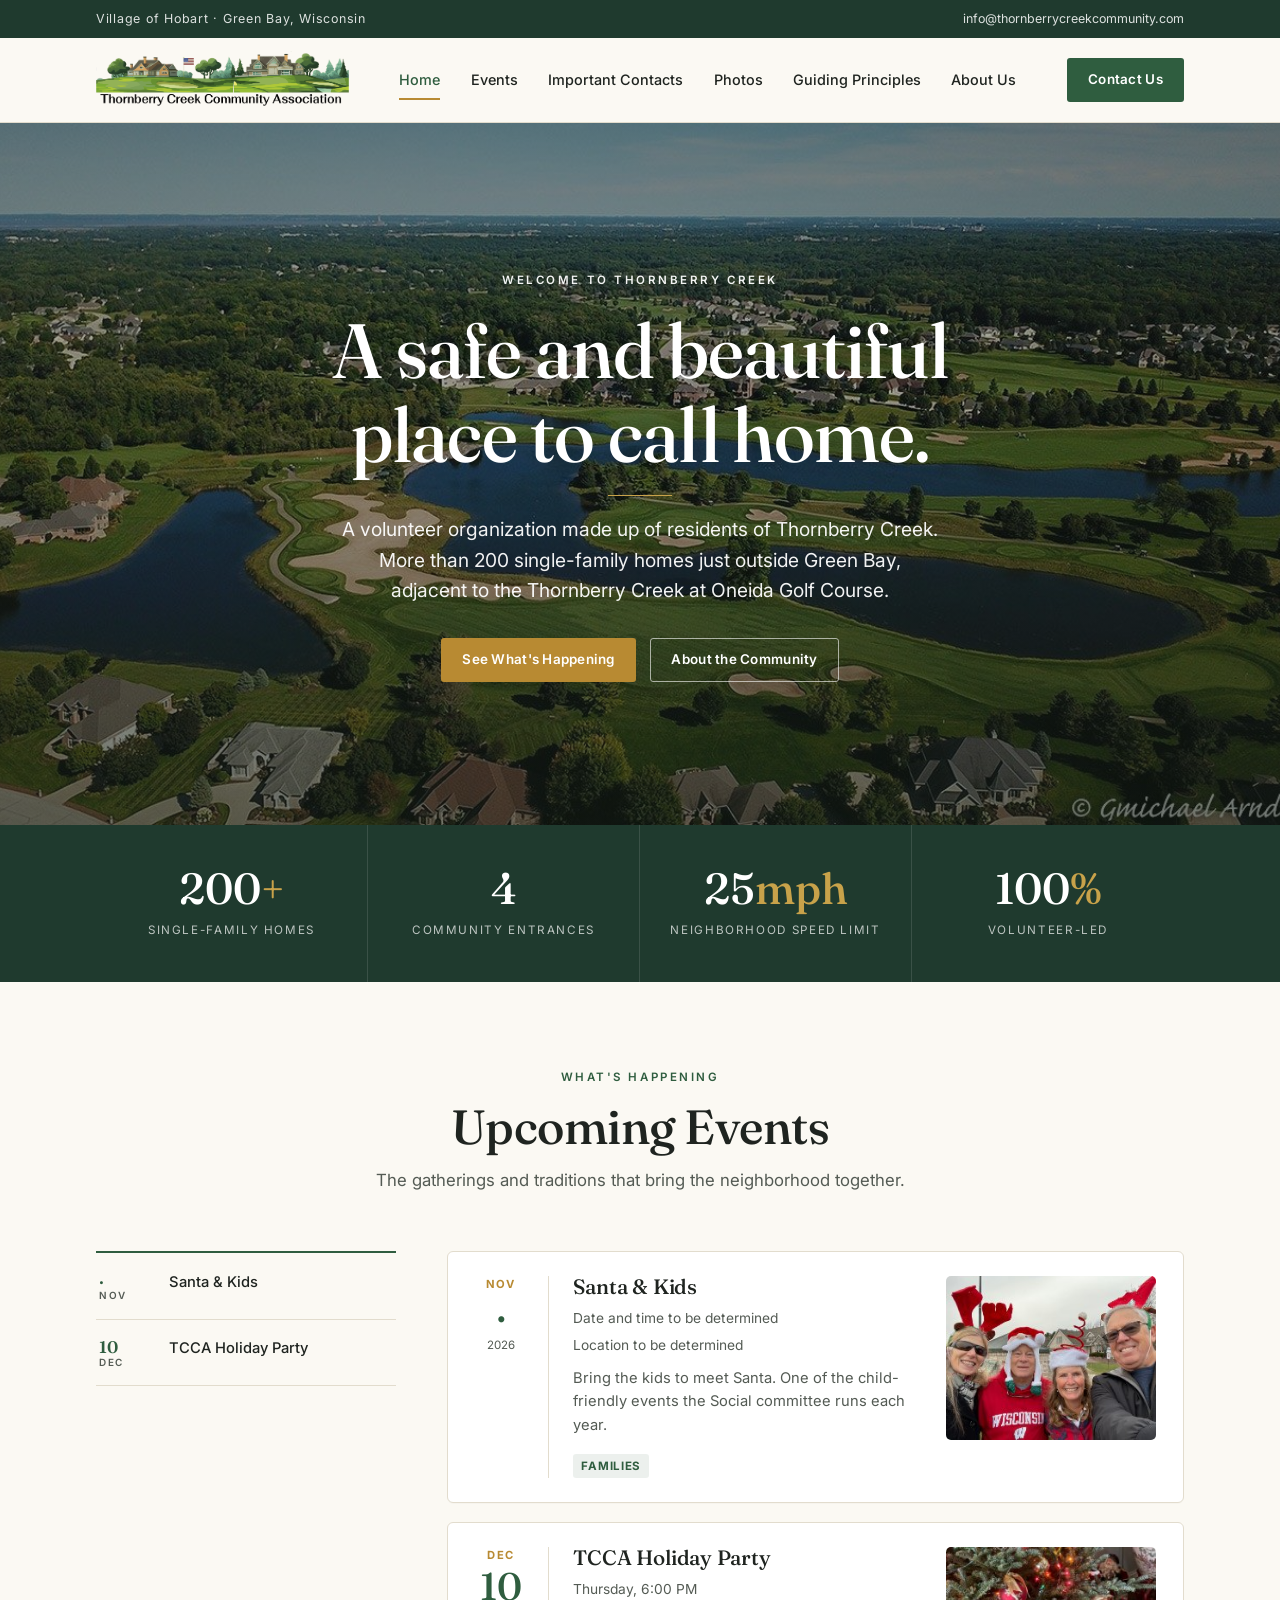
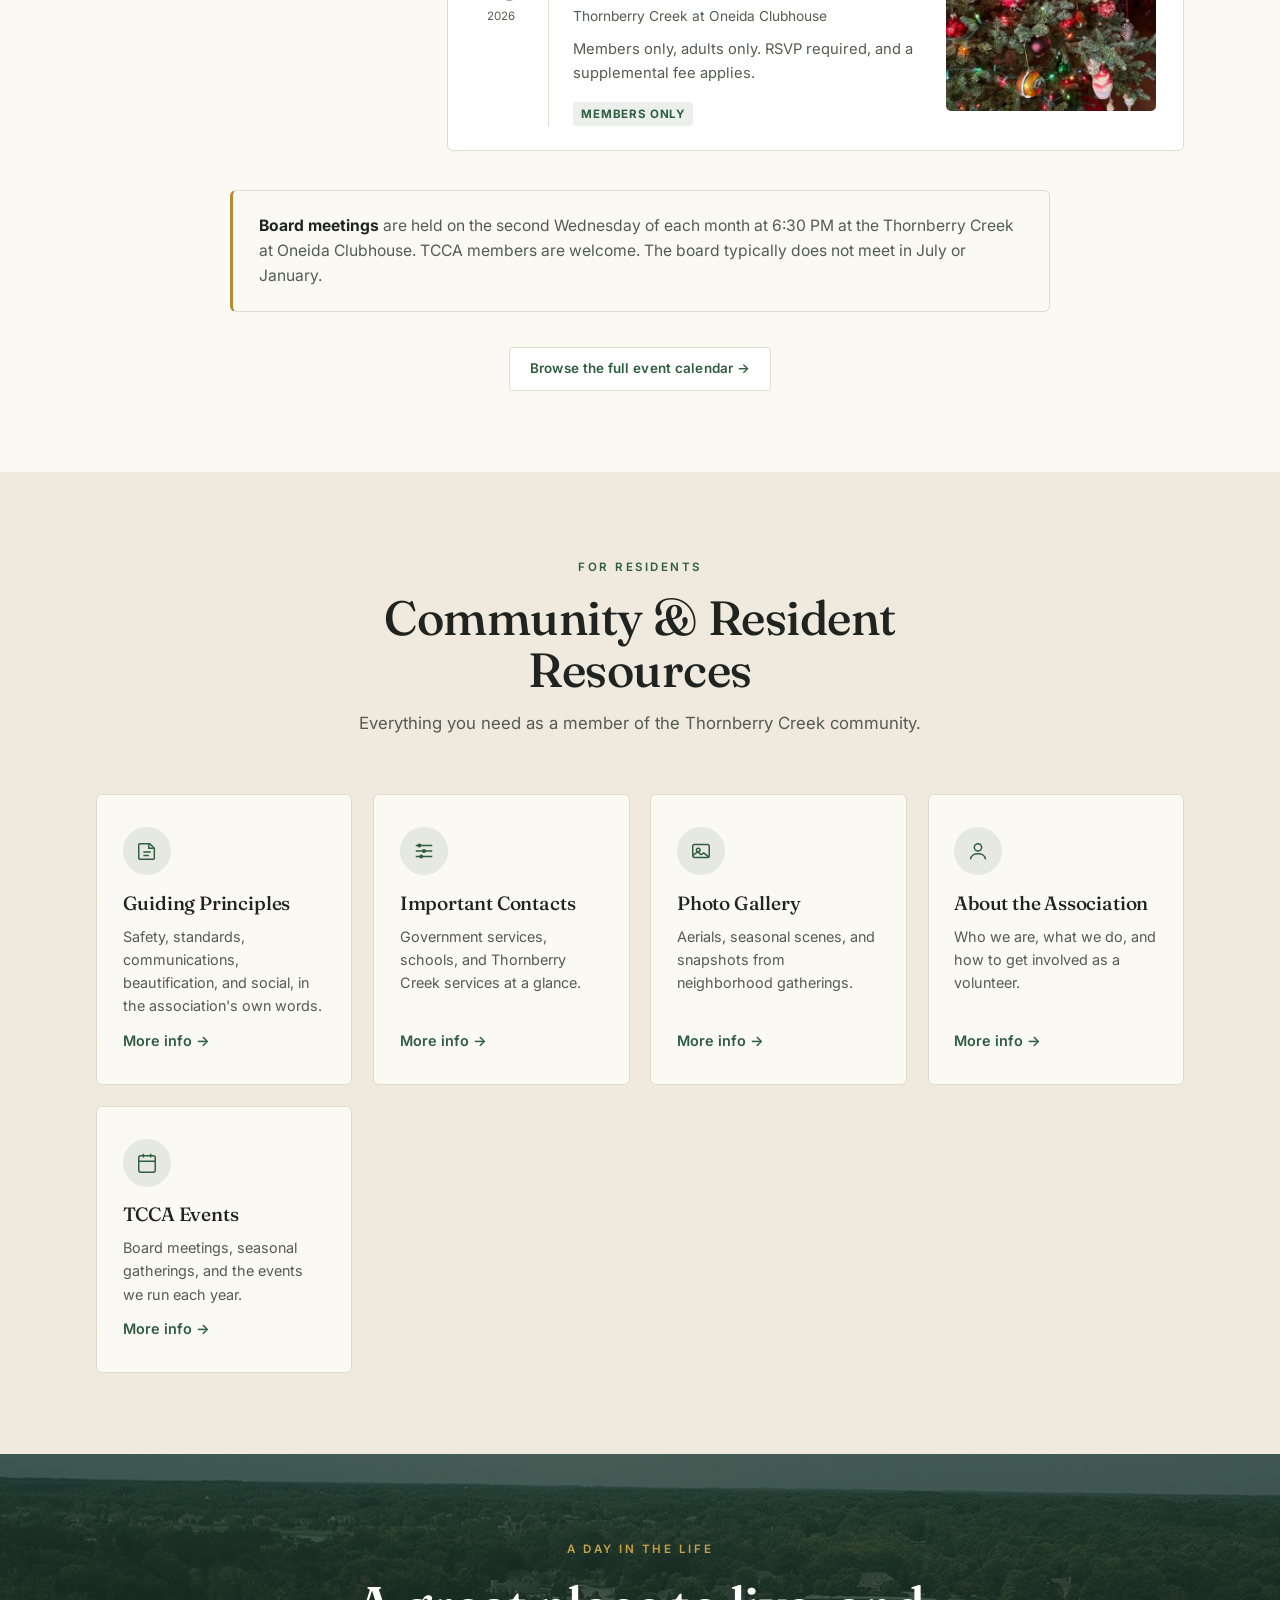
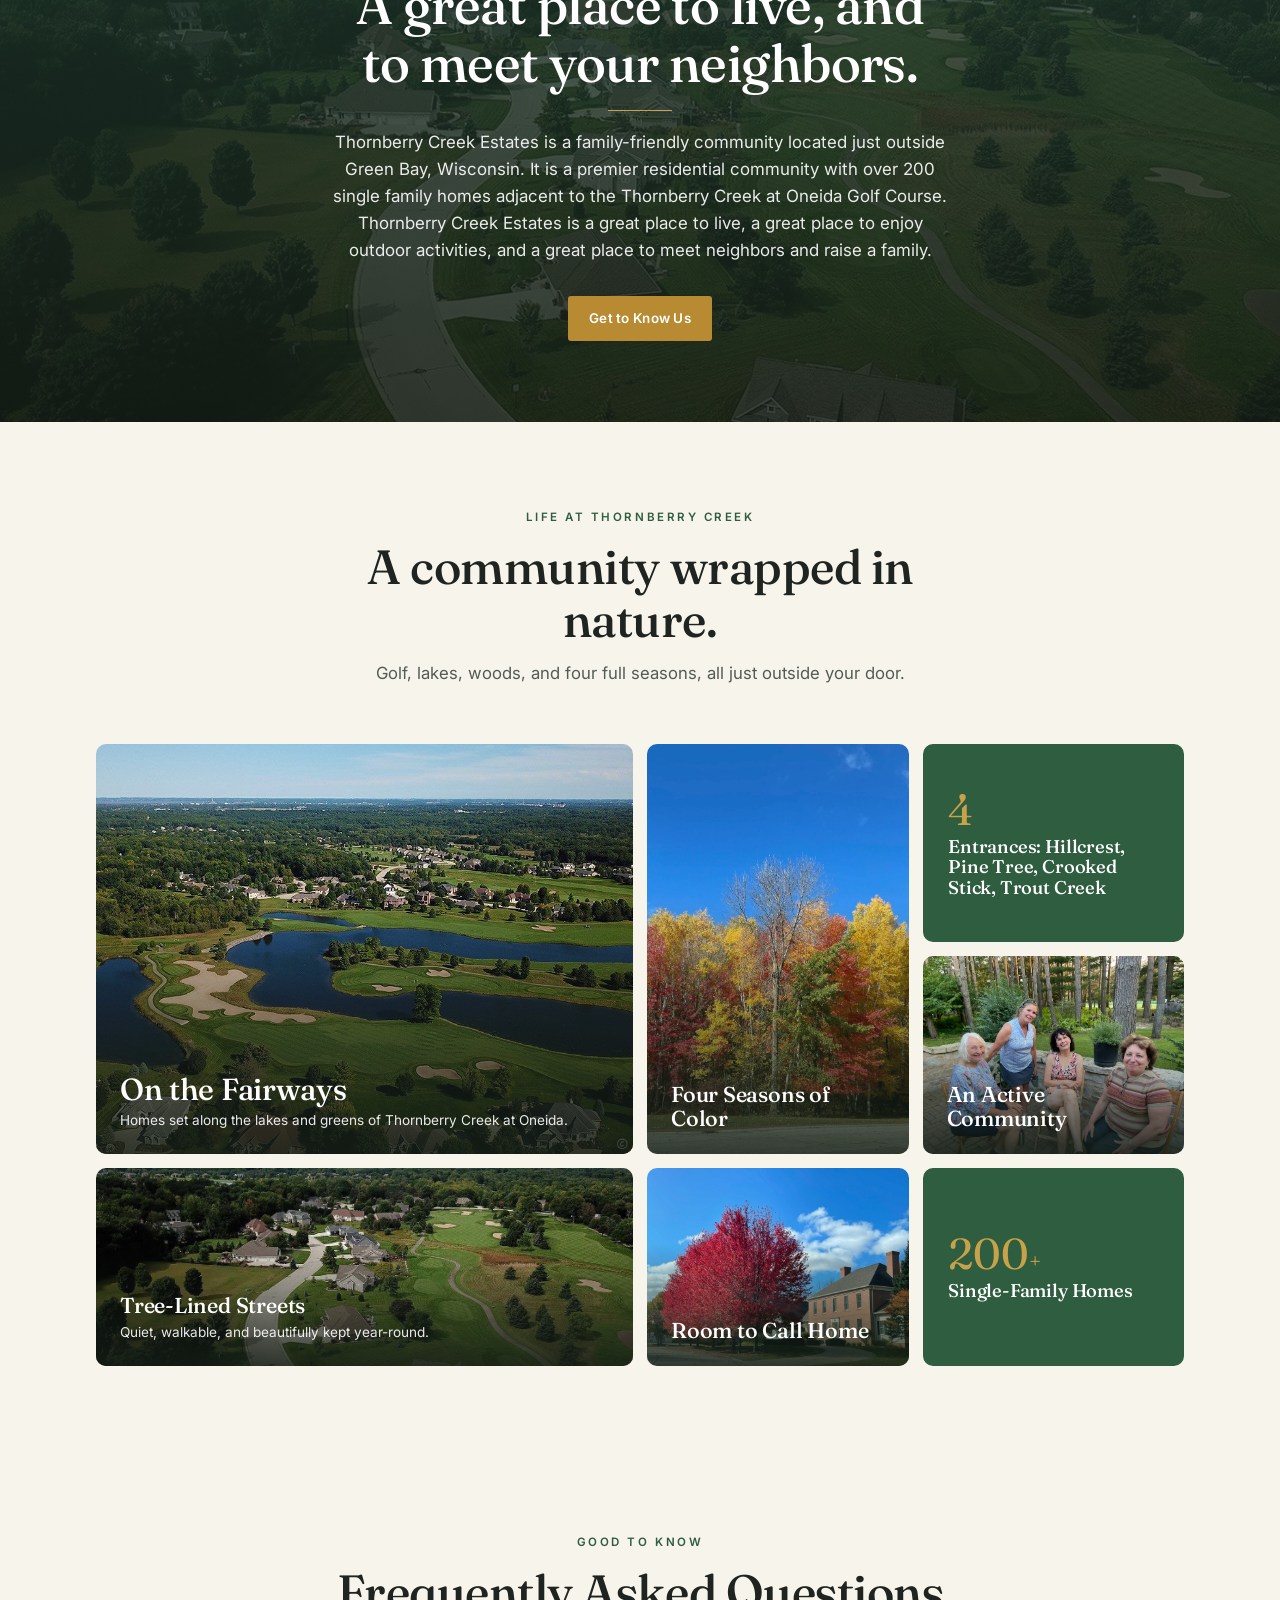
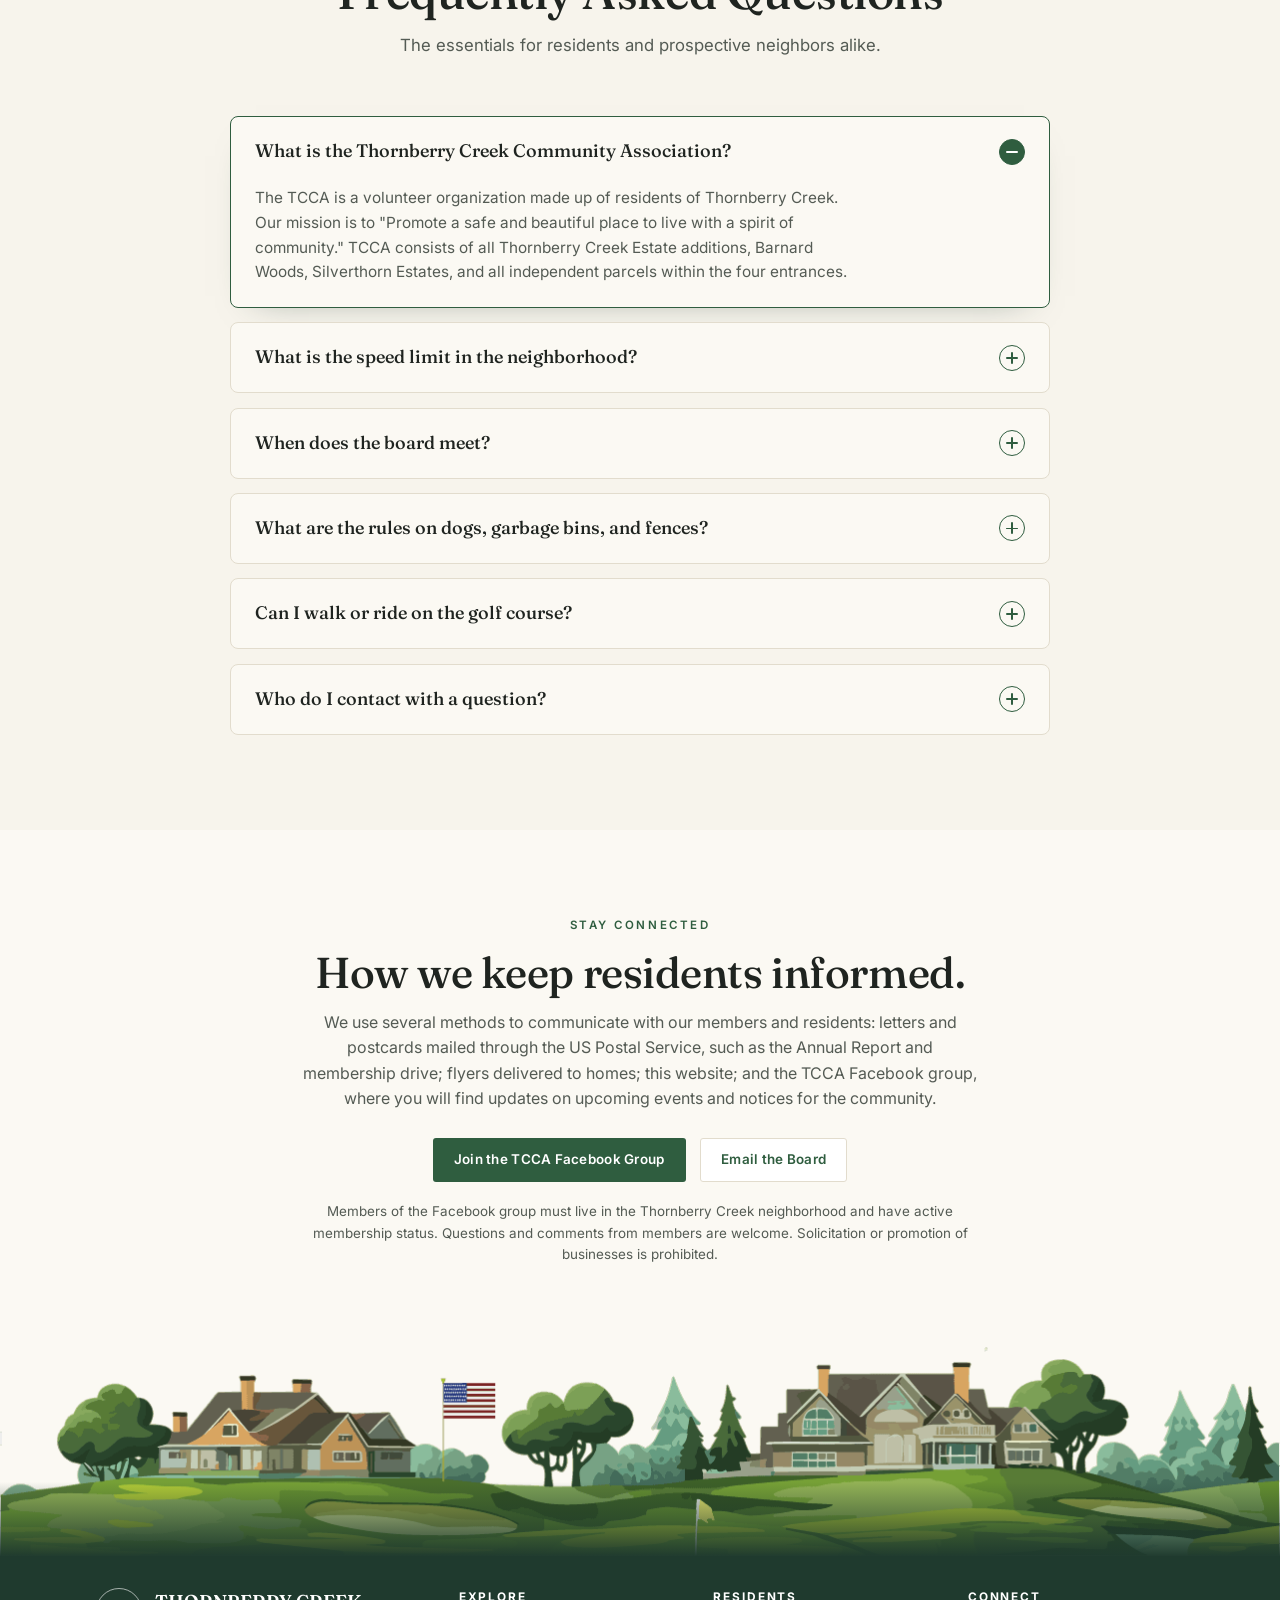
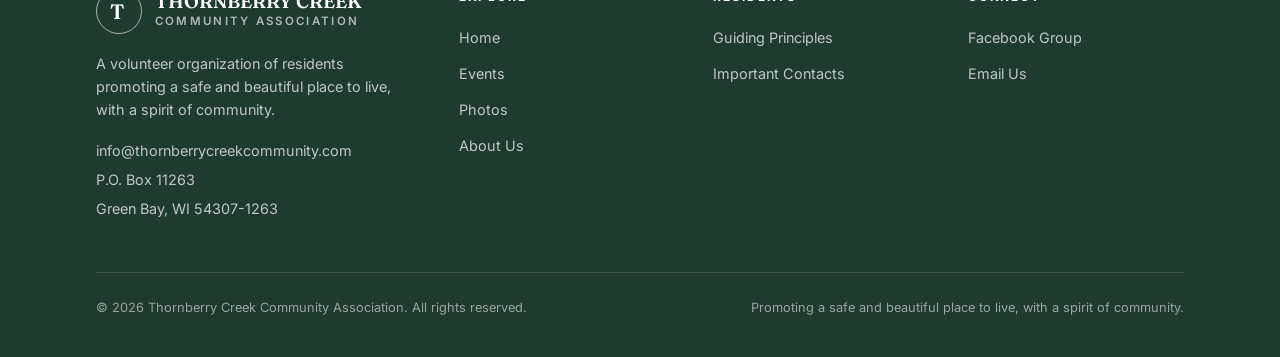
<file: index.html>
<!DOCTYPE html>
<html lang="en">
<head>
<meta charset="UTF-8" />
<meta name="viewport" content="width=device-width, initial-scale=1.0" />
<title>Thornberry Creek Community Association</title>
<meta name="description" content="The Thornberry Creek Community Association is a volunteer organization of residents promoting a safe and beautiful place to live, with a spirit of community. Over 200 single family homes adjacent to the Thornberry Creek at Oneida Golf Course, just outside Green Bay, Wisconsin." />
<link rel="icon" href="/favicon.ico" sizes="32x32" />
<link rel="icon" href="/assets/favicon.svg" type="image/svg+xml" />
<link rel="apple-touch-icon" href="/assets/apple-touch-icon.png" />
<meta name="theme-color" content="#2f5d3f" />
<link rel="canonical" href="https://thornberrycreekcommunity.com/" />
<meta property="og:type" content="website" />
<meta property="og:site_name" content="Thornberry Creek Community Association" />
<meta property="og:locale" content="en_US" />
<meta property="og:url" content="https://thornberrycreekcommunity.com/" />
<meta property="og:title" content="Thornberry Creek Community Association" />
<meta property="og:description" content="The Thornberry Creek Community Association is a volunteer organization of residents promoting a safe and beautiful place to live, with a spirit of community. Over 200 single family homes adjacent to the Thornberry Creek at Oneida Golf Course, just outside Green Bay, Wisconsin." />
<meta property="og:image" content="https://thornberrycreekcommunity.com/assets/aerial-lakes.jpg" />
<meta property="og:image:width" content="1250" />
<meta property="og:image:height" content="663" />
<meta property="og:image:alt" content="Aerial view of the Thornberry Creek neighborhood, its lakes, and the golf course fairways" />
<meta name="twitter:card" content="summary_large_image" />
<meta name="twitter:title" content="Thornberry Creek Community Association" />
<meta name="twitter:description" content="The Thornberry Creek Community Association is a volunteer organization of residents promoting a safe and beautiful place to live, with a spirit of community. Over 200 single family homes adjacent to the Thornberry Creek at Oneida Golf Course, just outside Green Bay, Wisconsin." />
<meta name="twitter:image" content="https://thornberrycreekcommunity.com/assets/aerial-lakes.jpg" />
<meta name="twitter:image:alt" content="Aerial view of the Thornberry Creek neighborhood, its lakes, and the golf course fairways" />
<link rel="preconnect" href="https://fonts.googleapis.com" />
<link rel="preconnect" href="https://fonts.gstatic.com" crossorigin />
<link href="https://fonts.googleapis.com/css2?family=Fraunces:opsz,wght@9..144,400;9..144,500;9..144,600&family=Inter:wght@400;500;600&display=swap" rel="stylesheet" />
<link rel="stylesheet" href="/assets/site.css" />
<script type="application/ld+json">
{
  "@context": "https://schema.org",
  "@type": "Organization",
  "name": "Thornberry Creek Community Association",
  "alternateName": "TCCA",
  "url": "https://thornberrycreekcommunity.com/",
  "logo": "https://thornberrycreekcommunity.com/assets/logo.png",
  "image": "https://thornberrycreekcommunity.com/assets/aerial-lakes.jpg",
  "email": "info@thornberrycreekcommunity.com",
  "description": "A volunteer organization of residents of Thornberry Creek Estates promoting a safe and beautiful place to live, with a spirit of community.",
  "address": {
    "@type": "PostalAddress",
    "postOfficeBoxNumber": "11263",
    "addressLocality": "Green Bay",
    "addressRegion": "WI",
    "postalCode": "54307-1263",
    "addressCountry": "US"
  },
  "areaServed": {
    "@type": "Place",
    "name": "Thornberry Creek Estates, Village of Hobart, Brown County, Wisconsin"
  },
  "sameAs": [
    "https://www.facebook.com/groups/ThornberryCreekHOA"
  ]
}
</script>
<script src="/assets/analytics.js" async></script>
</head>
<body>

<!-- UTILITY BAR -->
<div class="utility">
  <div class="wrap">
    <span class="loc">Village of Hobart · Green Bay, Wisconsin</span>
    <nav>
      <a href="mailto:info@thornberrycreekcommunity.com">info@thornberrycreekcommunity.com</a>
    </nav>
  </div>
</div>

<!-- HEADER -->
<header>
  <div class="wrap nav">
    <a href="#top" class="brand">
      <img src="/assets/logo.png" alt="Thornberry Creek Community Association" class="logo-img" />
    </a>
    <nav class="menu" id="menu">
      <a href="/" class="active">Home</a>
      <a href="/events">Events</a>
      <a href="/important-contacts">Important Contacts</a>
      <a href="/photo-gallery">Photos</a>
      <a href="/guiding-principles">Guiding Principles</a>
      <a href="/about-us">About Us</a>
    </nav>
    <div class="header-cta">
      <a href="mailto:info@thornberrycreekcommunity.com" class="btn btn-pine">Contact Us</a>
      <button class="menu-toggle" id="toggle" aria-label="Menu" aria-expanded="false" aria-controls="menu"><span></span><span></span><span></span></button>
    </div>
  </div>
</header>

<!-- HERO -->
<section class="hero" id="top">
  <img class="bg" src="/assets/aerial-lakes.jpg" alt="Aerial view of Thornberry Creek community and golf course" />
  <div>
    <span class="eyebrow">Welcome to Thornberry Creek</span>
    <h1>A safe and beautiful place to call home.</h1>
    <hr class="rule center" />
    <p class="lead">A volunteer organization made up of residents of Thornberry Creek. More than 200 single-family homes just outside Green Bay, adjacent to the Thornberry Creek at Oneida Golf Course.</p>
    <div class="hero-cta">
      <a href="/events" class="btn btn-gold">See What's Happening</a>
      <a href="/about-us" class="btn btn-ghost">About the Community</a>
    </div>
  </div>
</section>

<!-- STAT BAND -->
<div class="stats">
  <div class="wrap">
    <div class="stat"><b>200<em>+</em></b><span>Single-Family Homes</span></div>
    <div class="stat"><b>4</b><span>Community Entrances</span></div>
    <div class="stat"><b>25<em>mph</em></b><span>Neighborhood Speed Limit</span></div>
    <div class="stat"><b>100<em>%</em></b><span>Volunteer-Led</span></div>
  </div>
</div>

<!-- UPCOMING EVENTS -->
<section class="band events" id="events">
  <div class="wrap">
    <div class="section-head reveal">
      <span class="eyebrow">What's Happening</span>
      <h2>Upcoming Events</h2>
      <p>The gatherings and traditions that bring the neighborhood together.</p>
    </div>
    <div class="events-grid">
      <!-- left date list -->
      <div class="date-list reveal">
        <div class="date-row"><span class="d">&middot;<small>Nov</small></span><a href="/events">Santa &amp; Kids</a></div>
        <div class="date-row"><span class="d">10<small>Dec</small></span><a href="/events">TCCA Holiday Party</a></div>
      </div>
      <!-- right event cards -->
      <div class="event-cards">
        <div class="ecard has-photo reveal">
          <div class="cal"><div class="mo">Nov</div><div class="day">&middot;</div><div class="yr">2026</div></div>
          <div>
            <h3>Santa &amp; Kids</h3>
            <div class="meta">
              <span>Date and time to be determined</span>
              <span>Location to be determined</span>
            </div>
            <p style="font-size:.92rem;color:var(--ink-soft);margin-bottom:.9rem;max-width:48ch">Bring the kids to meet Santa. One of the child-friendly events the Social committee runs each year.</p>
            <span class="cost">Families</span>
          </div>
          <div class="shot"><img src="/assets/santa-kids.jpg" alt="Neighbors in reindeer antlers and Santa hats at a Thornberry Creek entrance" /></div>
        </div>
        <div class="ecard has-photo reveal">
          <div class="cal"><div class="mo">Dec</div><div class="day">10</div><div class="yr">2026</div></div>
          <div>
            <h3>TCCA Holiday Party</h3>
            <div class="meta">
              <span>Thursday, 6:00 PM</span>
              <span>Thornberry Creek at Oneida Clubhouse</span>
            </div>
            <p style="font-size:.92rem;color:var(--ink-soft);margin-bottom:.9rem;max-width:48ch">Members only, adults only. RSVP required, and a supplemental fee applies.</p>
            <span class="cost">Members Only</span>
          </div>
          <div class="shot"><img src="/assets/holiday-party.jpg" alt="A decorated Christmas tree with glass ornaments" /></div>
        </div>
      </div>
    </div>
    <div class="callout reveal" style="max-width:820px;margin:2.4rem auto 0">
      <p><strong>Board meetings</strong> are held on the second Wednesday of each month at 6:30 PM at the Thornberry Creek at Oneida Clubhouse. TCCA members are welcome. The board typically does not meet in July or January.</p>
    </div>
    <div class="browse">
      <a href="/events" class="btn btn-outline">Browse the full event calendar →</a>
    </div>
  </div>
</section>

<!-- COMMUNITY RESOURCES -->
<section class="band resources" id="resources">
  <div class="wrap">
    <div class="section-head reveal">
      <span class="eyebrow">For Residents</span>
      <h2>Community &amp; Resident Resources</h2>
      <p>Everything you need as a member of the Thornberry Creek community.</p>
    </div>
    <div class="res-grid" style="grid-template-columns:repeat(auto-fit,minmax(210px,1fr))">
      <a class="rcard reveal" href="/guiding-principles">
        <div class="ico"><svg width="22" height="22" viewBox="0 0 24 24" fill="none" stroke="currentColor" stroke-width="1.6"><path d="M4 4h11l5 5v11a1 1 0 0 1-1 1H4a1 1 0 0 1-1-1V5a1 1 0 0 1 1-1z"/><path d="M14 4v5h5M8 13h8M8 17h6"/></svg></div>
        <h3>Guiding Principles</h3>
        <p>Safety, standards, communications, beautification, and social, in the association's own words.</p>
        <span class="link-arrow">More info →</span>
      </a>
      <a class="rcard reveal" href="/important-contacts">
        <div class="ico"><svg width="22" height="22" viewBox="0 0 24 24" fill="none" stroke="currentColor" stroke-width="1.6"><path d="M3 6h18M3 12h18M3 18h18"/><circle cx="7" cy="6" r="1.4" fill="currentColor"/><circle cx="12" cy="12" r="1.4" fill="currentColor"/><circle cx="9" cy="18" r="1.4" fill="currentColor"/></svg></div>
        <h3>Important Contacts</h3>
        <p>Government services, schools, and Thornberry Creek services at a glance.</p>
        <span class="link-arrow">More info →</span>
      </a>
      <a class="rcard reveal" href="/photo-gallery">
        <div class="ico"><svg width="22" height="22" viewBox="0 0 24 24" fill="none" stroke="currentColor" stroke-width="1.6"><rect x="3" y="5" width="18" height="14" rx="2"/><circle cx="9" cy="11" r="2"/><path d="m3 17 5-4 4 3 3-2 6 5"/></svg></div>
        <h3>Photo Gallery</h3>
        <p>Aerials, seasonal scenes, and snapshots from neighborhood gatherings.</p>
        <span class="link-arrow">More info →</span>
      </a>
      <a class="rcard reveal" href="/about-us">
        <div class="ico"><svg width="22" height="22" viewBox="0 0 24 24" fill="none" stroke="currentColor" stroke-width="1.6"><circle cx="12" cy="8" r="4"/><path d="M4 21c0-4 4-6 8-6s8 2 8 6"/></svg></div>
        <h3>About the Association</h3>
        <p>Who we are, what we do, and how to get involved as a volunteer.</p>
        <span class="link-arrow">More info →</span>
      </a>
      <a class="rcard reveal" href="/events">
        <div class="ico"><svg width="22" height="22" viewBox="0 0 24 24" fill="none" stroke="currentColor" stroke-width="1.6"><rect x="3" y="4" width="18" height="18" rx="2"/><path d="M16 2v4M8 2v4M3 10h18"/></svg></div>
        <h3>TCCA Events</h3>
        <p>Board meetings, seasonal gatherings, and the events we run each year.</p>
        <span class="link-arrow">More info →</span>
      </a>
    </div>
  </div>
</section>

<!-- A DAY IN THE LIFE -->
<section class="band life" id="life">
  <img class="bg" src="/assets/aerial-street.jpg" alt="Tree-lined streets along the golf course" />
  <div class="wrap reveal">
    <span class="eyebrow">A Day in the Life</span>
    <h2>A great place to live, and to meet your neighbors.</h2>
    <hr class="rule center" />
    <p>Thornberry Creek Estates is a family-friendly community located just outside Green Bay, Wisconsin. It is a premier residential community with over 200 single family homes adjacent to the Thornberry Creek at Oneida Golf Course. Thornberry Creek Estates is a great place to live, a great place to enjoy outdoor activities, and a great place to meet neighbors and raise a family.</p>
    <a href="/about-us" class="btn btn-gold">Get to Know Us</a>
  </div>
</section>

<!-- BENTO / AMENITIES -->
<section class="band bento" id="amenities">
  <div class="wrap">
    <div class="section-head reveal">
      <span class="eyebrow">Life at Thornberry Creek</span>
      <h2>A community wrapped in nature.</h2>
      <p>Golf, lakes, woods, and four full seasons, all just outside your door.</p>
    </div>
    <div class="bento-grid reveal">
      <figure class="tile big">
        <img src="/assets/aerial-lakes.jpg" alt="Aerial of the lakes and fairways" />
        <figcaption class="t-body"><h3>On the Fairways</h3><p>Homes set along the lakes and greens of Thornberry Creek at Oneida.</p></figcaption>
      </figure>
      <figure class="tile tall">
        <img src="/assets/fall-foliage.jpg" alt="Brilliant fall color" />
        <figcaption class="t-body"><h3>Four Seasons of Color</h3></figcaption>
      </figure>
      <div class="tile note">
        <span class="num">4</span>
        <h3>Entrances: Hillcrest, Pine Tree, Crooked Stick, Trout Creek</h3>
      </div>
      <figure class="tile">
        <img src="/assets/residents.jpg" alt="Neighbors gathered together" />
        <figcaption class="t-body"><h3>An Active Community</h3></figcaption>
      </figure>
      <figure class="tile wide">
        <img src="/assets/aerial-street.jpg" alt="Tree-lined streets" />
        <figcaption class="t-body"><h3>Tree-Lined Streets</h3><p>Quiet, walkable, and beautifully kept year-round.</p></figcaption>
      </figure>
      <figure class="tile">
        <img src="/assets/red-tree-home.jpg" alt="Brick home framed by a red maple" />
        <figcaption class="t-body"><h3>Room to Call Home</h3></figcaption>
      </figure>
      <div class="tile note">
        <span class="num">200<span style="font-size:1.4rem">+</span></span>
        <h3>Single-Family Homes</h3>
      </div>
    </div>
  </div>
</section>

<!-- FAQ -->
<section class="band faq" id="faq">
  <div class="wrap">
    <div class="section-head reveal">
      <span class="eyebrow">Good to Know</span>
      <h2>Frequently Asked Questions</h2>
      <p>The essentials for residents and prospective neighbors alike.</p>
    </div>
    <div class="faq-wrap reveal">
      <details open>
        <summary>What is the Thornberry Creek Community Association?<span class="ic"></span></summary>
        <div class="ans">The TCCA is a volunteer organization made up of residents of Thornberry Creek. Our mission is to "Promote a safe and beautiful place to live with a spirit of community." TCCA consists of all Thornberry Creek Estate additions, Barnard Woods, Silverthorn Estates, and all independent parcels within the four entrances.</div>
      </details>
      <details>
        <summary>What is the speed limit in the neighborhood?<span class="ic"></span></summary>
        <div class="ans">The speed limit in Thornberry Creek is 25 mph. All vehicles, including golf carts, should be driven safely by adults holding a valid driver's license. Our streets are public and fall under the jurisdiction of the Village of Hobart. To report a speeding vehicle, call the non-emergency number, 920-391-7470, with the license plate number. For emergencies, dial 911.</div>
      </details>
      <details>
        <summary>When does the board meet?<span class="ic"></span></summary>
        <div class="ans">Meetings are held on the second Wednesday of each month at 6:30 pm at the Thornberry Creek at Oneida Clubhouse. TCCA members are welcome. The board typically does not meet in July or January.</div>
      </details>
      <details>
        <summary>What are the rules on dogs, garbage bins, and fences?<span class="ic"></span></summary>
        <div class="ans">Dogs should be walked on a leash and are not allowed to run at-large. Dog stations are available throughout the neighborhood, and you should always pick up after your dog (Village of Hobart Municipal Code, Chapter 102). Garbage bins should be stored out of sight (Chapter 248, Article 22). Only decorative metal, wrought iron, or aluminum fencing may be used in backyards, for the protection of a swimming pool or where special considerations are appropriate. See our <a href="/guiding-principles">Guiding Principles</a> for the full list.</div>
      </details>
      <details>
        <summary>Can I walk or ride on the golf course?<span class="ic"></span></summary>
        <div class="ans">Thornberry Creek at Oneida Golf Course is private property. Residents should refrain from walking, riding, or skiing on the paths or course.</div>
      </details>
      <details>
        <summary>Who do I contact with a question?<span class="ic"></span></summary>
        <div class="ans">Email us anytime at <a href="mailto:info@thornberrycreekcommunity.com">info@thornberrycreekcommunity.com</a>, or see the <a href="/important-contacts">Important Contacts</a> page for local services and government numbers.</div>
      </details>
    </div>
  </div>
</section>

<!-- STAY CONNECTED -->
<section class="band signup" id="contact">
  <div class="wrap">
    <div class="signup-inner reveal">
      <span class="eyebrow">Stay Connected</span>
      <h2 style="font-size:clamp(1.8rem,3.6vw,2.7rem);margin:.8rem 0">How we keep residents informed.</h2>
      <p style="color:var(--ink-soft)">We use several methods to communicate with our members and residents: letters and postcards mailed through the US Postal Service, such as the Annual Report and membership drive; flyers delivered to homes; this website; and the TCCA Facebook group, where you will find updates on upcoming events and notices for the community.</p>
      <div class="hero-cta" style="margin-top:1.6rem">
        <a href="https://www.facebook.com/groups/ThornberryCreekHOA" class="btn btn-pine">Join the TCCA Facebook Group</a>
        <a href="mailto:info@thornberrycreekcommunity.com" class="btn btn-outline">Email the Board</a>
      </div>
      <p class="help">Members of the Facebook group must live in the Thornberry Creek neighborhood and have active membership status. Questions and comments from members are welcome. Solicitation or promotion of businesses is prohibited.</p>
    </div>
  </div>
</section>

<!-- FOOTER STREETSCAPE BAND -->
<div class="streetscape" aria-hidden="true">
  <img src="/assets/footer-streetscape.png" alt="Illustration of Thornberry Creek homes along the golf course" />
</div>

<!-- FOOTER -->
<footer>
  <div class="wrap">
    <div class="foot-top">
      <div>
        <a href="#top" class="brand">
          <span class="mark">T</span>
          <span><b style="color:#fff">Thornberry Creek</b><span>Community Association</span></span>
        </a>
        <p class="about">A volunteer organization of residents promoting a safe and beautiful place to live, with a spirit of community.</p>
        <div class="contact">
          <a href="mailto:info@thornberrycreekcommunity.com">info@thornberrycreekcommunity.com</a><br/>
          P.O. Box 11263<br/>
          Green Bay, WI 54307-1263
        </div>
      </div>
      <div>
        <h2 class="foot-h">Explore</h2>
        <ul>
          <li><a href="/">Home</a></li>
          <li><a href="/events">Events</a></li>
          <li><a href="/photo-gallery">Photos</a></li>
          <li><a href="/about-us">About Us</a></li>
        </ul>
      </div>
      <div>
        <h2 class="foot-h">Residents</h2>
        <ul>
          <li><a href="/guiding-principles">Guiding Principles</a></li>
          <li><a href="/important-contacts">Important Contacts</a></li>
        </ul>
      </div>
      <div>
        <h2 class="foot-h">Connect</h2>
        <ul>
          <li><a href="https://www.facebook.com/groups/ThornberryCreekHOA">Facebook Group</a></li>
          <li><a href="mailto:info@thornberrycreekcommunity.com">Email Us</a></li>
        </ul>
      </div>
    </div>
    <div class="foot-bottom">
      <span>© 2026 Thornberry Creek Community Association. All rights reserved.</span>
      <span>Promoting a safe and beautiful place to live, with a spirit of community.</span>
    </div>
  </div>
</footer>

<script>
  const toggle=document.getElementById('toggle'),menu=document.getElementById('menu');
  toggle.addEventListener('click',()=>{const o=menu.classList.toggle('open');toggle.setAttribute('aria-expanded',o);});
  menu.querySelectorAll('a').forEach(a=>a.addEventListener('click',()=>{menu.classList.remove('open');toggle.setAttribute('aria-expanded','false');}));
  const io=new IntersectionObserver(es=>es.forEach(e=>{if(e.isIntersecting){e.target.classList.add('in');io.unobserve(e.target)}}),{threshold:0,rootMargin:'0px 0px -6% 0px'});
  document.querySelectorAll('.reveal').forEach(el=>io.observe(el));
</script>
<script src="/assets/contact.js" defer></script>
</body>
</html>
</file>
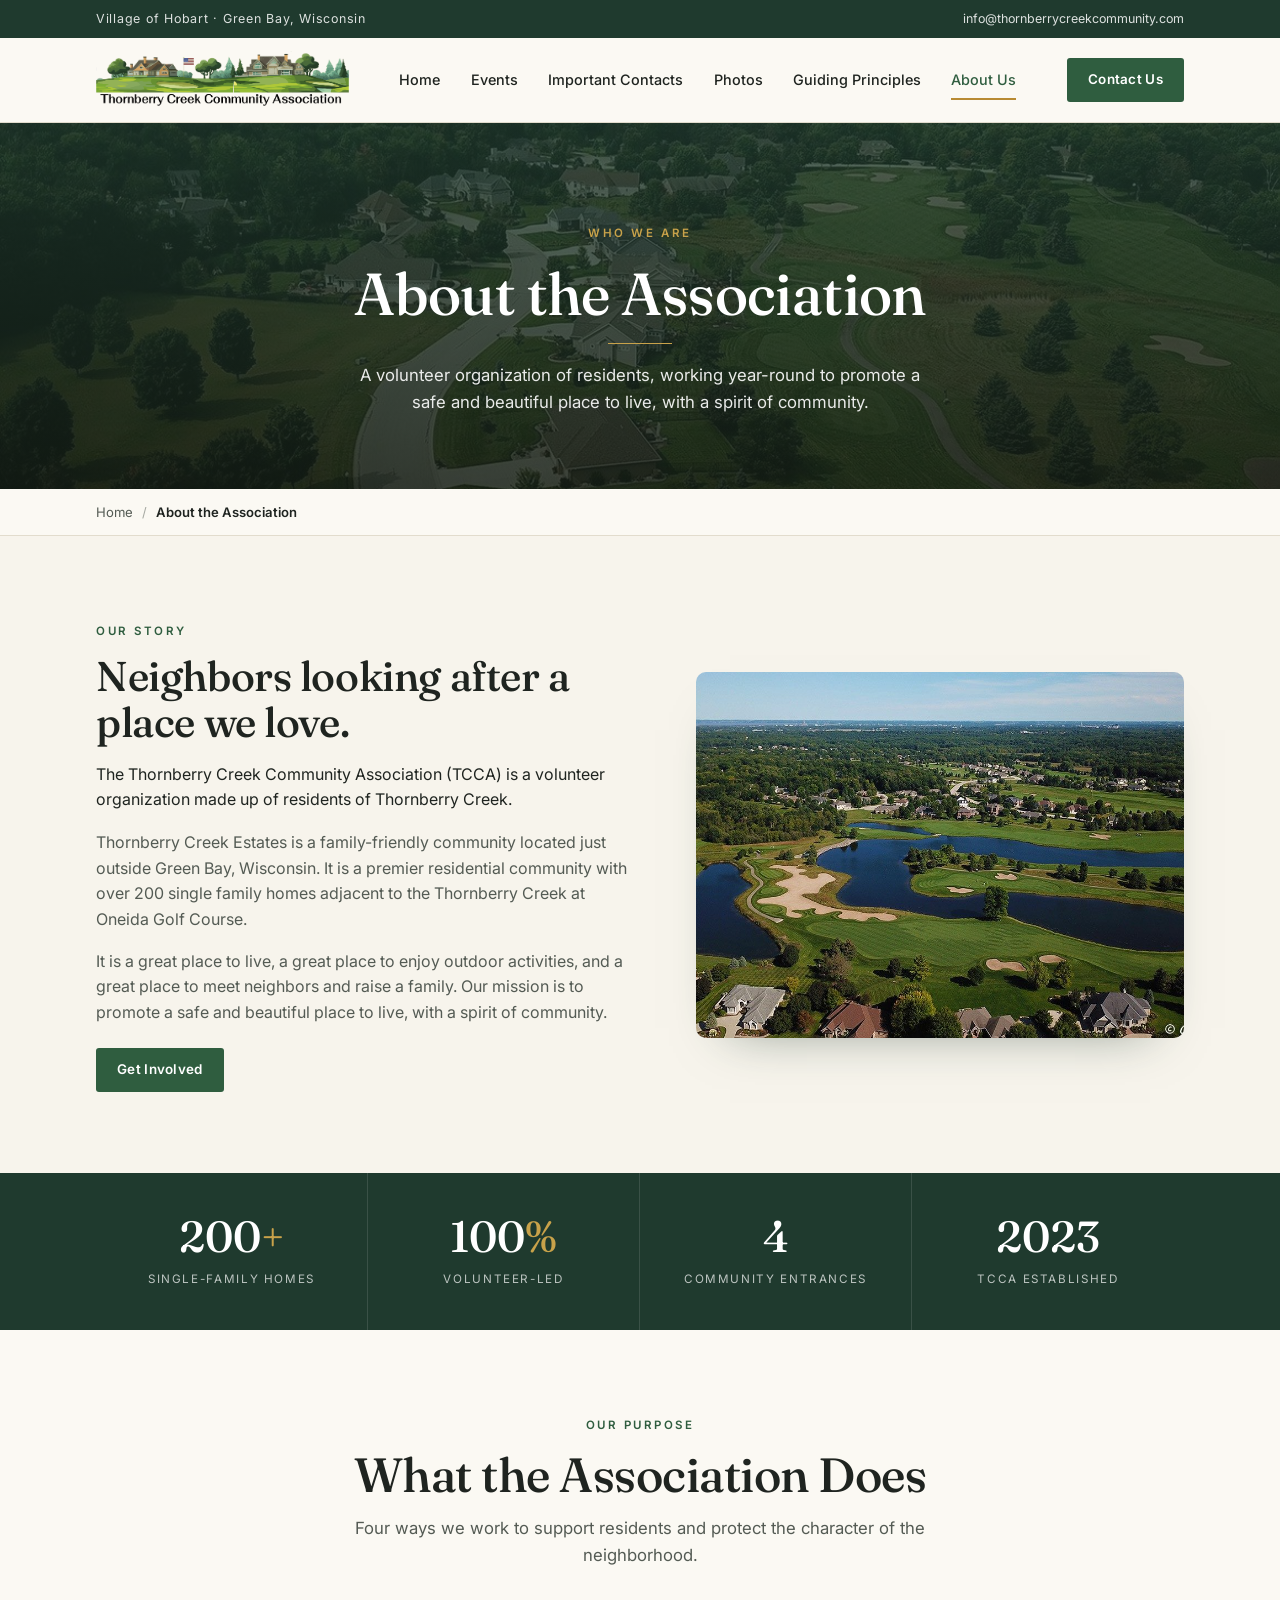
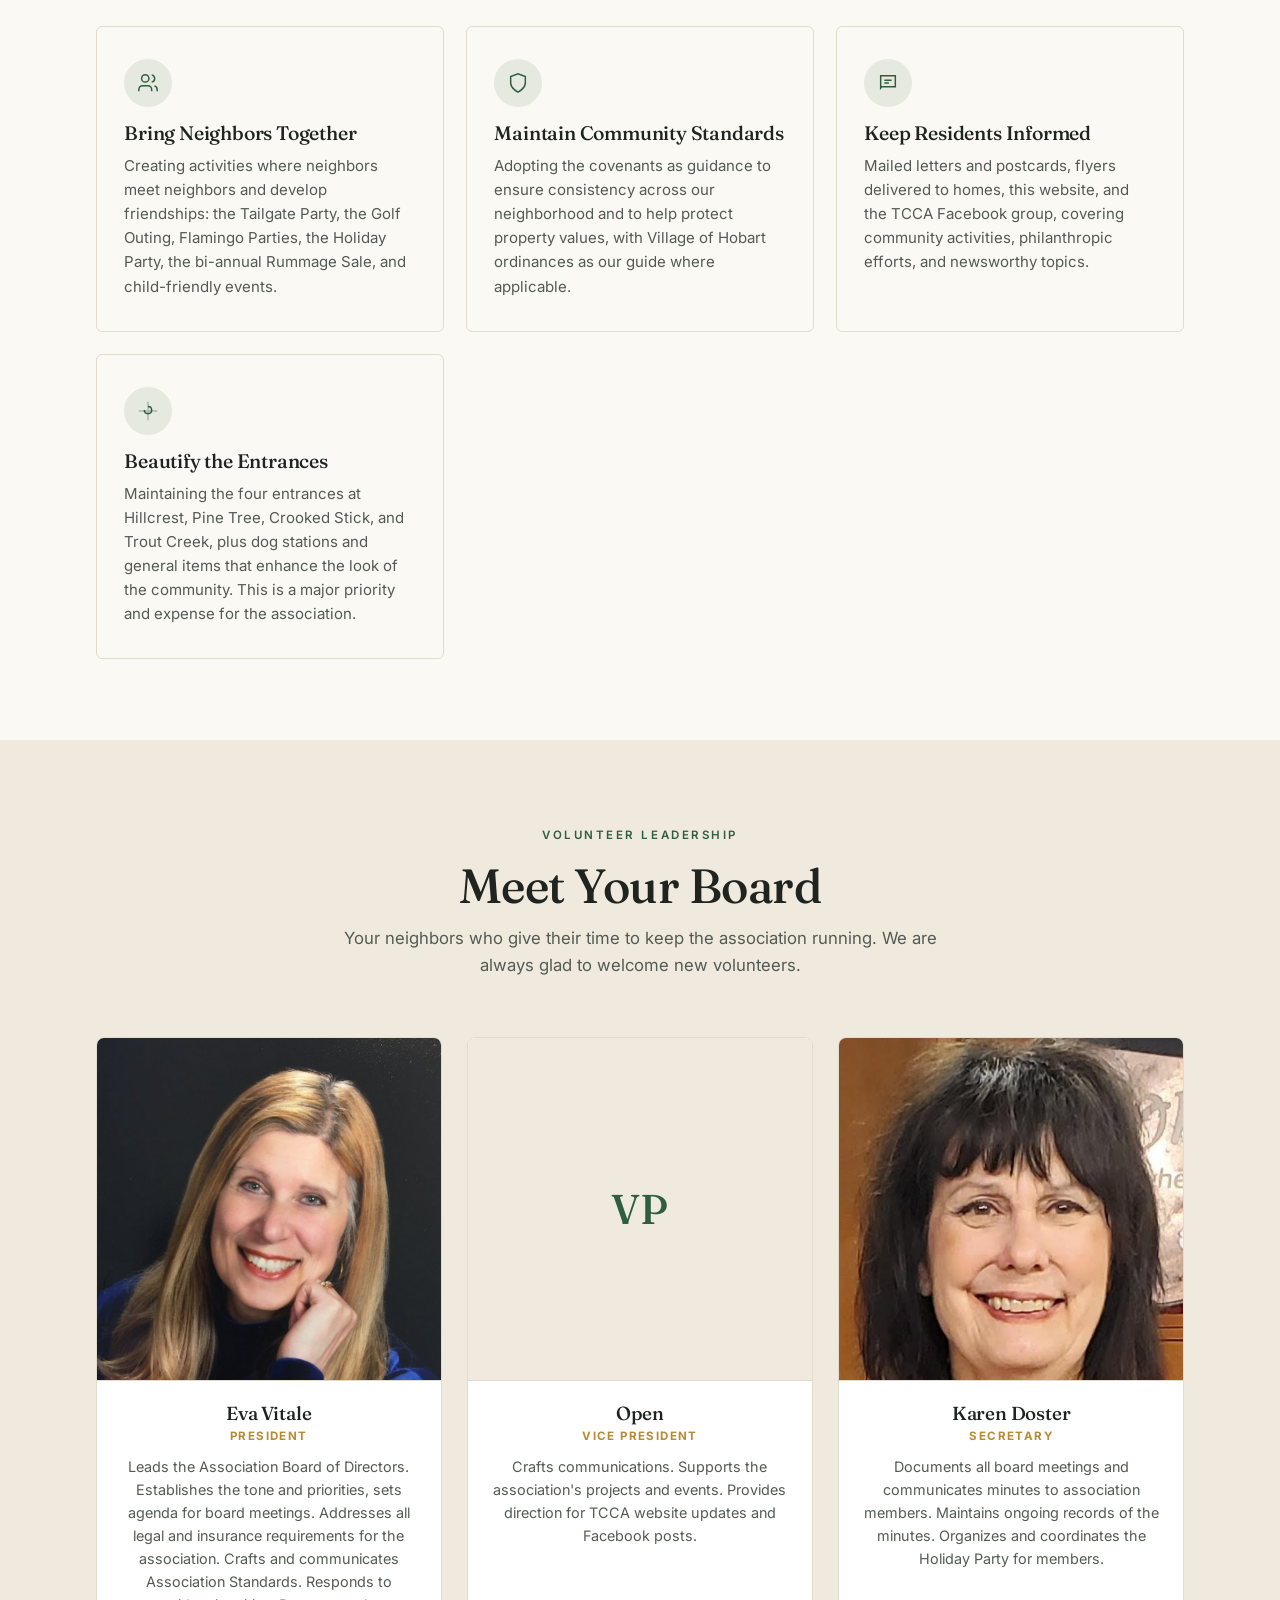
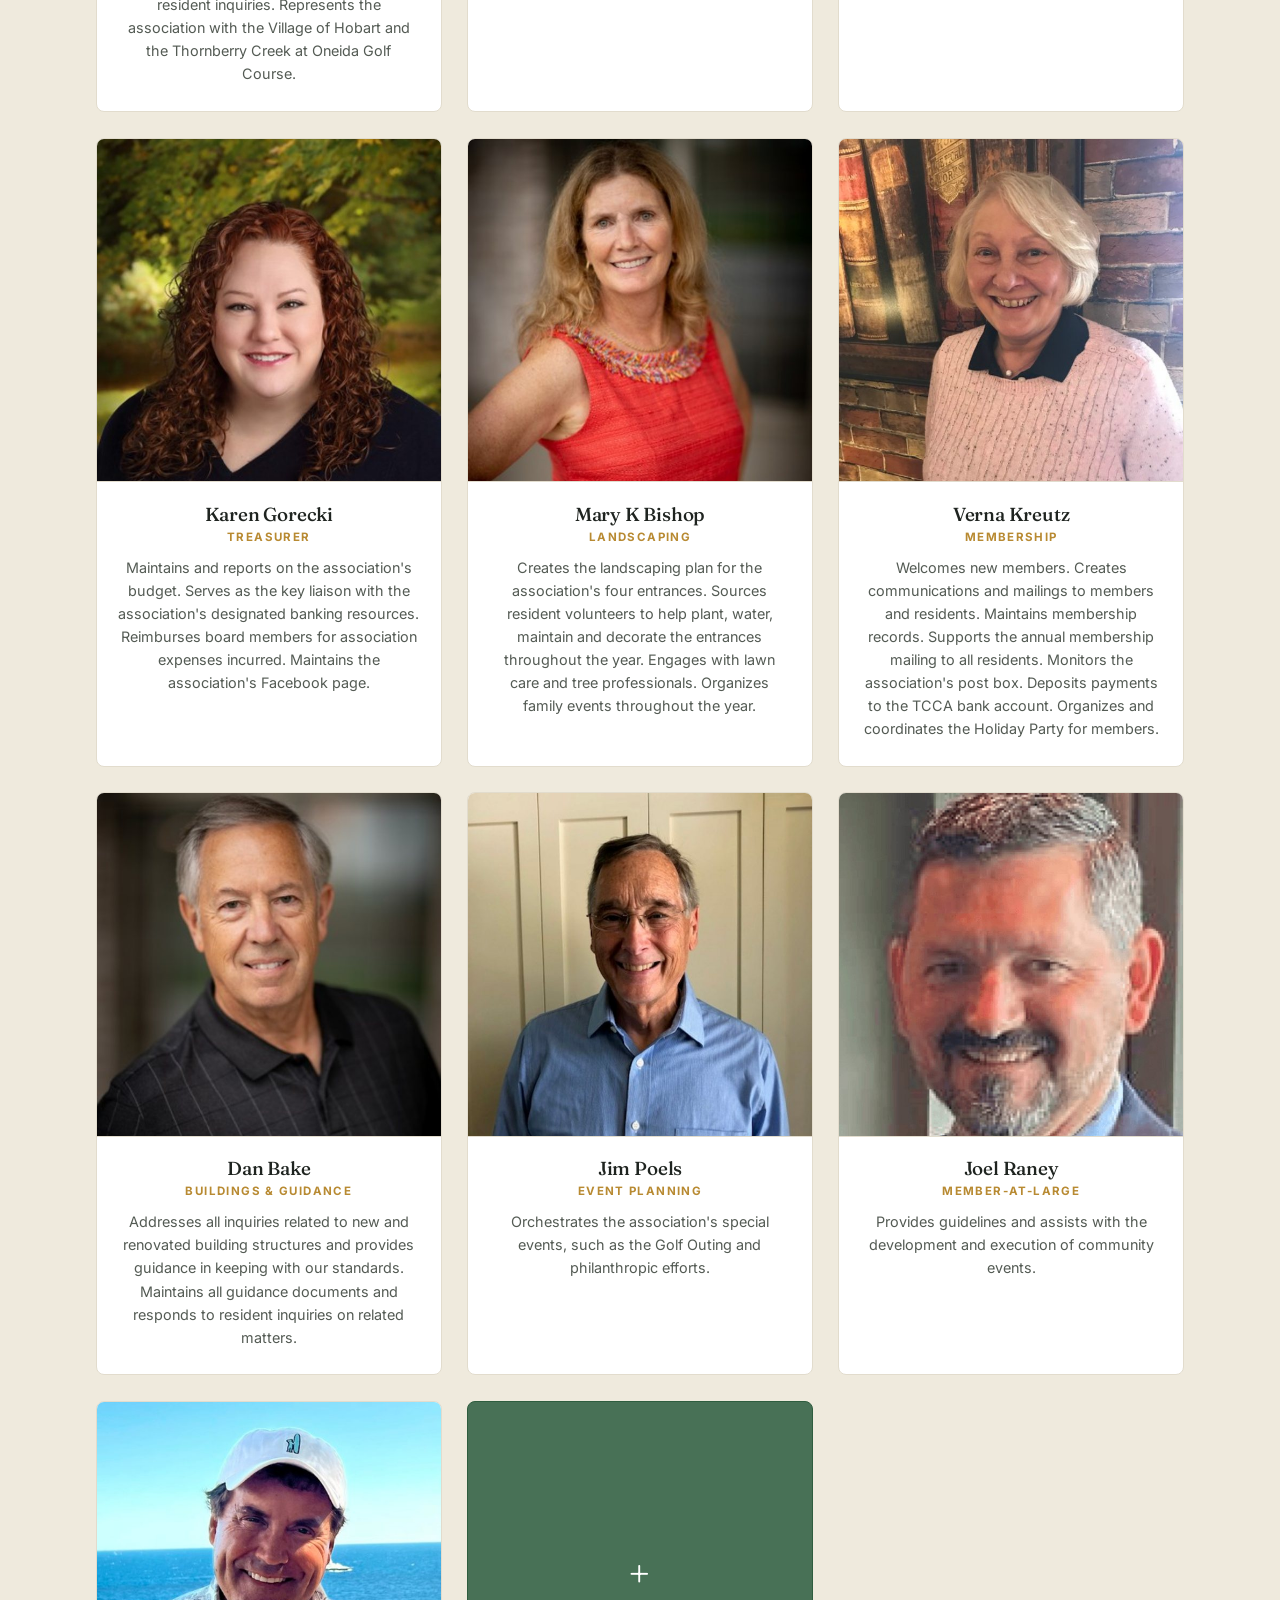
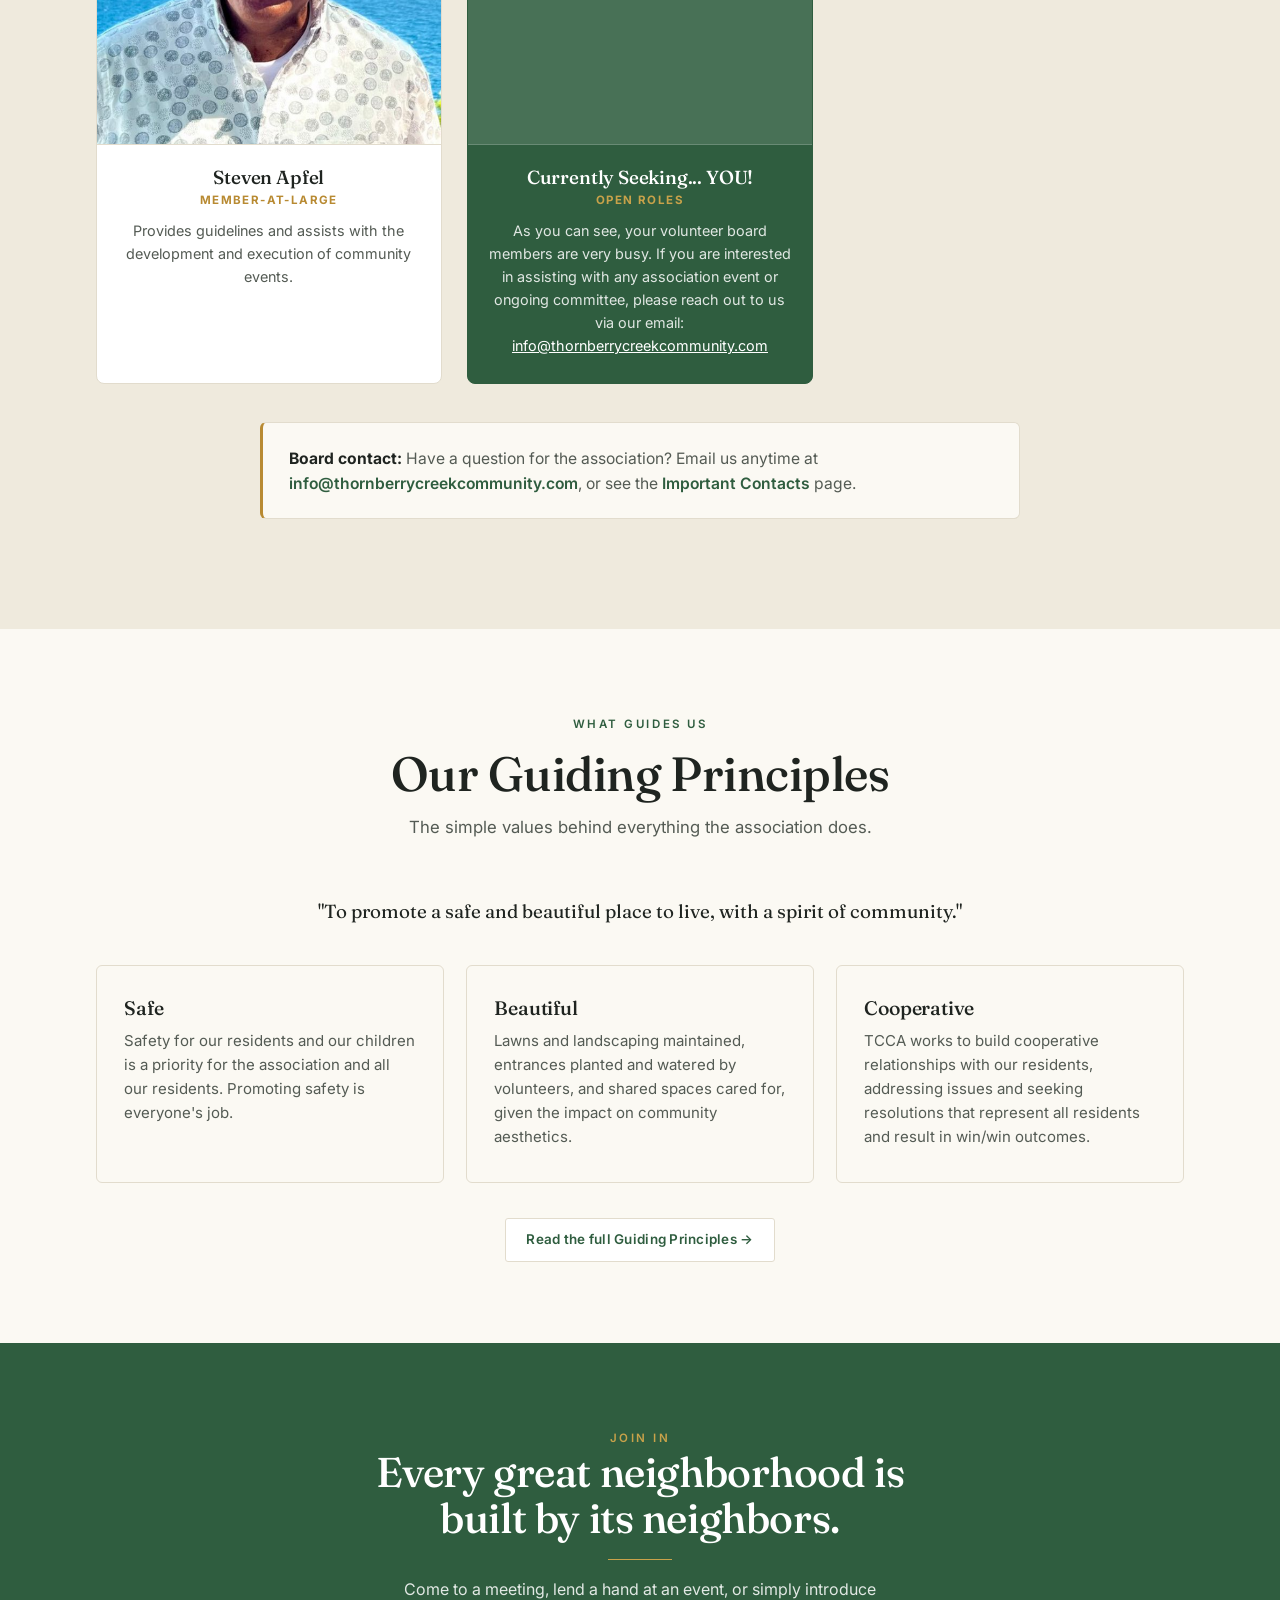
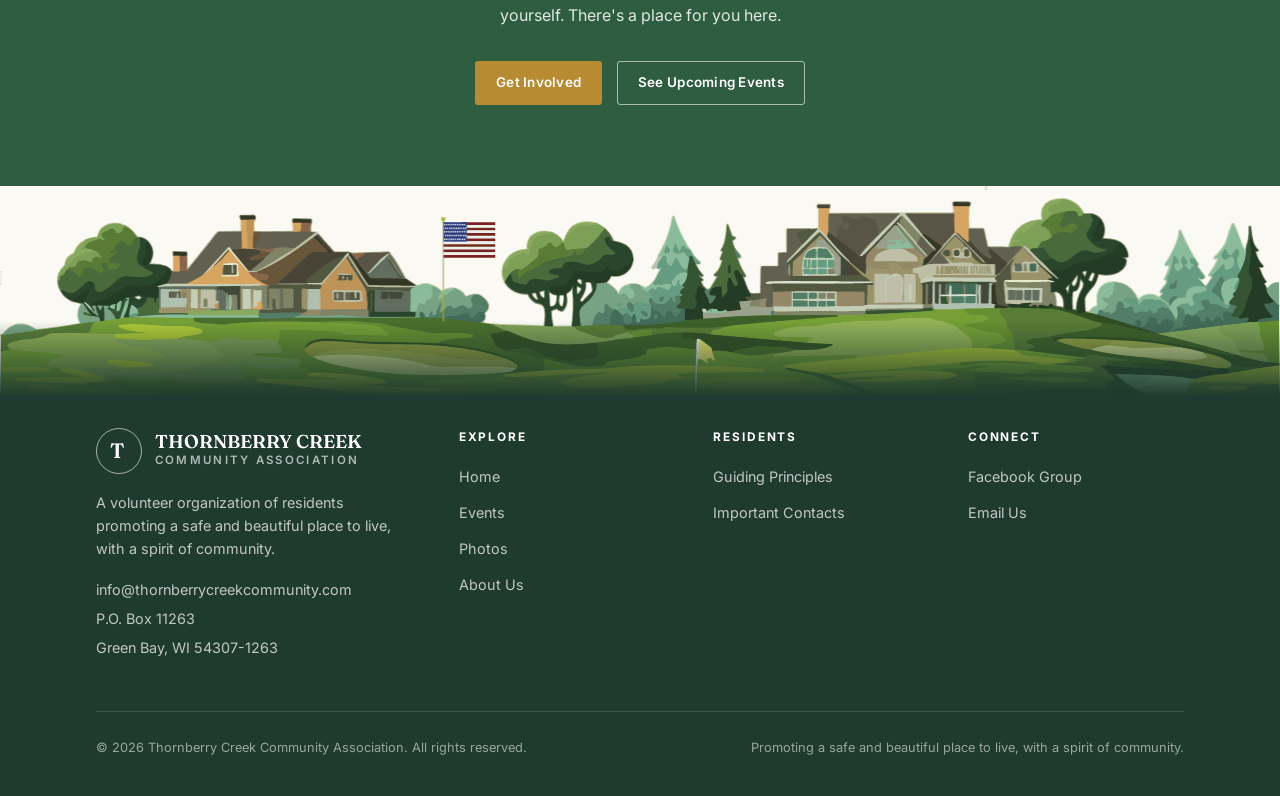
<file: about-us.html>
<!DOCTYPE html>
<html lang="en">
<head>
<meta charset="UTF-8" />
<meta name="viewport" content="width=device-width, initial-scale=1.0" />
<title>About the Association | Thornberry Creek Community Association</title>
<meta name="description" content="Who we are: the volunteer board and history of the Thornberry Creek Community Association, serving over 200 single family homes in the Village of Hobart, Wisconsin." />
<link rel="icon" href="/favicon.ico" sizes="32x32" />
<link rel="icon" href="/assets/favicon.svg" type="image/svg+xml" />
<link rel="apple-touch-icon" href="/assets/apple-touch-icon.png" />
<meta name="theme-color" content="#2f5d3f" />
<link rel="canonical" href="https://thornberrycreekcommunity.com/about-us" />
<meta property="og:type" content="website" />
<meta property="og:site_name" content="Thornberry Creek Community Association" />
<meta property="og:locale" content="en_US" />
<meta property="og:url" content="https://thornberrycreekcommunity.com/about-us" />
<meta property="og:title" content="About Us | Thornberry Creek Community Association" />
<meta property="og:description" content="Who we are: the volunteer board and history of the Thornberry Creek Community Association, serving over 200 single family homes in the Village of Hobart, Wisconsin." />
<meta property="og:image" content="https://thornberrycreekcommunity.com/assets/aerial-lakes.jpg" />
<meta property="og:image:width" content="1250" />
<meta property="og:image:height" content="663" />
<meta property="og:image:alt" content="Aerial view of the Thornberry Creek neighborhood, its lakes, and the golf course fairways" />
<meta name="twitter:card" content="summary_large_image" />
<meta name="twitter:title" content="About Us | Thornberry Creek Community Association" />
<meta name="twitter:description" content="Who we are: the volunteer board and history of the Thornberry Creek Community Association, serving over 200 single family homes in the Village of Hobart, Wisconsin." />
<meta name="twitter:image" content="https://thornberrycreekcommunity.com/assets/aerial-lakes.jpg" />
<meta name="twitter:image:alt" content="Aerial view of the Thornberry Creek neighborhood, its lakes, and the golf course fairways" />
<link rel="preconnect" href="https://fonts.googleapis.com" />
<link rel="preconnect" href="https://fonts.gstatic.com" crossorigin />
<link href="https://fonts.googleapis.com/css2?family=Fraunces:opsz,wght@9..144,400;9..144,500;9..144,600&family=Inter:wght@400;500;600&display=swap" rel="stylesheet" />
<link rel="stylesheet" href="/assets/site.css" />
<script src="/assets/analytics.js" async></script>
</head>
<body>

<!-- UTILITY BAR -->
<div class="utility">
  <div class="wrap">
    <span class="loc">Village of Hobart · Green Bay, Wisconsin</span>
    <nav>
      <a href="mailto:info@thornberrycreekcommunity.com">info@thornberrycreekcommunity.com</a>
    </nav>
  </div>
</div>

<!-- HEADER -->
<header>
  <div class="wrap nav">
    <a href="/" class="brand">
      <img src="/assets/logo.png" alt="Thornberry Creek Community Association" class="logo-img" />
    </a>
    <nav class="menu" id="menu">
      <a href="/">Home</a>
      <a href="/events">Events</a>
      <a href="/important-contacts">Important Contacts</a>
      <a href="/photo-gallery">Photos</a>
      <a href="/guiding-principles">Guiding Principles</a>
      <a href="/about-us" class="active">About Us</a>
    </nav>
    <div class="header-cta">
      <a href="mailto:info@thornberrycreekcommunity.com" class="btn btn-pine">Contact Us</a>
      <button class="menu-toggle" id="toggle" aria-label="Menu" aria-expanded="false" aria-controls="menu"><span></span><span></span><span></span></button>
    </div>
  </div>
</header>

<!-- PAGE BANNER -->
<section class="page-hero">
  <img class="bg" src="/assets/aerial-street.jpg" alt="Tree-lined streets of Thornberry Creek" />
  <div class="wrap">
    <span class="eyebrow">Who We Are</span>
    <h1>About the Association</h1>
    <hr class="rule center" />
    <p>A volunteer organization of residents, working year-round to promote a safe and beautiful place to live, with a spirit of community.</p>
  </div>
</section>

<!-- BREADCRUMB -->
<div class="crumb">
  <div class="wrap">
    <a href="/">Home</a><span class="sep">/</span><span class="here">About the Association</span>
  </div>
</div>

<!-- OUR STORY -->
<section class="band bg-cream">
  <div class="wrap">
    <div class="split">
      <div class="reveal">
        <span class="eyebrow">Our Story</span>
        <h2>Neighbors looking after a place we love.</h2>
        <p class="lead-p" style="color:var(--ink);margin-bottom:1.1rem">The Thornberry Creek Community Association (TCCA) is a volunteer organization made up of residents of Thornberry Creek.</p>
        <p>Thornberry Creek Estates is a family-friendly community located just outside Green Bay, Wisconsin. It is a premier residential community with over 200 single family homes adjacent to the Thornberry Creek at Oneida Golf Course.</p>
        <p>It is a great place to live, a great place to enjoy outdoor activities, and a great place to meet neighbors and raise a family. Our mission is to promote a safe and beautiful place to live, with a spirit of community.</p>
        <a href="mailto:info@thornberrycreekcommunity.com" class="btn btn-pine" style="margin-top:.4rem">Get Involved</a>
      </div>
      <div class="media reveal order-media">
        <img src="/assets/aerial-lakes.jpg" alt="Aerial view of the lakes and fairways at Thornberry Creek" />
      </div>
    </div>
  </div>
</section>

<!-- STAT BAND -->
<div class="stats">
  <div class="wrap">
    <div class="stat"><b>200<em>+</em></b><span>Single-Family Homes</span></div>
    <div class="stat"><b>100<em>%</em></b><span>Volunteer-Led</span></div>
    <div class="stat"><b>4</b><span>Community Entrances</span></div>
    <div class="stat"><b>2023</b><span>TCCA Established</span></div>
  </div>
</div>

<!-- WHAT WE DO -->
<section class="band bg-paper">
  <div class="wrap">
    <div class="section-head reveal">
      <span class="eyebrow">Our Purpose</span>
      <h2>What the Association Does</h2>
      <p>Four ways we work to support residents and protect the character of the neighborhood.</p>
    </div>
    <div class="feat-grid">
      <div class="fcard reveal">
        <div class="ico"><svg width="22" height="22" viewBox="0 0 24 24" fill="none" stroke="currentColor" stroke-width="1.6"><path d="M16 21v-2a4 4 0 0 0-4-4H6a4 4 0 0 0-4 4v2"/><circle cx="9" cy="7" r="4"/><path d="M22 21v-2a4 4 0 0 0-3-3.87M16 3.13A4 4 0 0 1 16 11"/></svg></div>
        <h3>Bring Neighbors Together</h3>
        <p>Creating activities where neighbors meet neighbors and develop friendships: the Tailgate Party, the Golf Outing, Flamingo Parties, the Holiday Party, the bi-annual Rummage Sale, and child-friendly events.</p>
      </div>
      <div class="fcard reveal">
        <div class="ico"><svg width="22" height="22" viewBox="0 0 24 24" fill="none" stroke="currentColor" stroke-width="1.6"><path d="M12 22s8-4 8-10V5l-8-3-8 3v7c0 6 8 10 8 10z"/></svg></div>
        <h3>Maintain Community Standards</h3>
        <p>Adopting the covenants as guidance to ensure consistency across our neighborhood and to help protect property values, with Village of Hobart ordinances as our guide where applicable.</p>
      </div>
      <div class="fcard reveal">
        <div class="ico"><svg width="22" height="22" viewBox="0 0 24 24" fill="none" stroke="currentColor" stroke-width="1.6"><path d="M4 4h16v12H5.2L4 17.5z"/><path d="M8 9h8M8 12h5"/></svg></div>
        <h3>Keep Residents Informed</h3>
        <p>Mailed letters and postcards, flyers delivered to homes, this website, and the TCCA Facebook group, covering community activities, philanthropic efforts, and newsworthy topics.</p>
      </div>
      <div class="fcard reveal">
        <div class="ico"><svg width="22" height="22" viewBox="0 0 24 24" fill="none" stroke="currentColor" stroke-width="1.6"><path d="M12 2v20M2 12h20" opacity=".35"/><path d="M12 7c2.5 0 4 1.5 4 4s-1.5 4-4 4-4-1.5-4-4"/></svg></div>
        <h3>Beautify the Entrances</h3>
        <p>Maintaining the four entrances at Hillcrest, Pine Tree, Crooked Stick, and Trout Creek, plus dog stations and general items that enhance the look of the community. This is a major priority and expense for the association.</p>
      </div>
    </div>
  </div>
</section>

<!-- THE BOARD -->
<section class="band bg-cream2">
  <div class="wrap">
    <div class="section-head reveal">
      <span class="eyebrow">Volunteer Leadership</span>
      <h2>Meet Your Board</h2>
      <p>Your neighbors who give their time to keep the association running. We are always glad to welcome new volunteers.</p>
    </div>
    <div class="people">
      <div class="person reveal">
        <div class="avatar"><img src="/assets/board/eva-vitale.jpg" alt="Eva Vitale" width="640" height="640" loading="lazy" /></div>
        <div class="pbody">
          <h3>Eva Vitale</h3>
          <span class="role">President</span>
          <p>Leads the Association Board of Directors. Establishes the tone and priorities, sets agenda for board meetings. Addresses all legal and insurance requirements for the association. Crafts and communicates Association Standards. Responds to resident inquiries. Represents the association with the Village of Hobart and the Thornberry Creek at Oneida Golf Course.</p>
        </div>
      </div>
      <div class="person reveal">
        <div class="avatar">VP</div>
        <div class="pbody">
          <h3>Open</h3>
          <span class="role">Vice President</span>
          <p>Crafts communications. Supports the association's projects and events. Provides direction for TCCA website updates and Facebook posts.</p>
        </div>
      </div>
      <div class="person reveal">
        <div class="avatar"><img src="/assets/board/karen-doster.jpg" alt="Karen Doster" width="640" height="640" loading="lazy" /></div>
        <div class="pbody">
          <h3>Karen Doster</h3>
          <span class="role">Secretary</span>
          <p>Documents all board meetings and communicates minutes to association members. Maintains ongoing records of the minutes. Organizes and coordinates the Holiday Party for members.</p>
        </div>
      </div>
      <div class="person reveal">
        <div class="avatar"><img src="/assets/board/karen-gorecki.jpg" alt="Karen Gorecki" width="640" height="640" loading="lazy" /></div>
        <div class="pbody">
          <h3>Karen Gorecki</h3>
          <span class="role">Treasurer</span>
          <p>Maintains and reports on the association's budget. Serves as the key liaison with the association's designated banking resources. Reimburses board members for association expenses incurred. Maintains the association's Facebook page.</p>
        </div>
      </div>
      <div class="person reveal">
        <div class="avatar"><img src="/assets/board/mary-bishop.jpg" alt="Mary K Bishop" width="640" height="640" loading="lazy" /></div>
        <div class="pbody">
          <h3>Mary K Bishop</h3>
          <span class="role">Landscaping</span>
          <p>Creates the landscaping plan for the association's four entrances. Sources resident volunteers to help plant, water, maintain and decorate the entrances throughout the year. Engages with lawn care and tree professionals. Organizes family events throughout the year.</p>
        </div>
      </div>
      <div class="person reveal">
        <div class="avatar"><img src="/assets/board/verna-kreutz.jpg" alt="Verna Kreutz" width="640" height="640" loading="lazy" /></div>
        <div class="pbody">
          <h3>Verna Kreutz</h3>
          <span class="role">Membership</span>
          <p>Welcomes new members. Creates communications and mailings to members and residents. Maintains membership records. Supports the annual membership mailing to all residents. Monitors the association's post box. Deposits payments to the TCCA bank account. Organizes and coordinates the Holiday Party for members.</p>
        </div>
      </div>
      <div class="person reveal">
        <div class="avatar"><img src="/assets/board/dan-bake.jpg" alt="Dan Bake" width="640" height="640" loading="lazy" /></div>
        <div class="pbody">
          <h3>Dan Bake</h3>
          <span class="role">Buildings &amp; Guidance</span>
          <p>Addresses all inquiries related to new and renovated building structures and provides guidance in keeping with our standards. Maintains all guidance documents and responds to resident inquiries on related matters.</p>
        </div>
      </div>
      <div class="person reveal">
        <div class="avatar"><img src="/assets/board/jim-poels.jpg" alt="Jim Poels" width="640" height="640" loading="lazy" /></div>
        <div class="pbody">
          <h3>Jim Poels</h3>
          <span class="role">Event Planning</span>
          <p>Orchestrates the association's special events, such as the Golf Outing and philanthropic efforts.</p>
        </div>
      </div>
      <div class="person reveal">
        <div class="avatar"><img src="/assets/board/joel-raney.jpg" alt="Joel Raney" width="640" height="640" loading="lazy" /></div>
        <div class="pbody">
          <h3>Joel Raney</h3>
          <span class="role">Member-at-Large</span>
          <p>Provides guidelines and assists with the development and execution of community events.</p>
        </div>
      </div>
      <div class="person reveal">
        <div class="avatar"><img src="/assets/board/steven-apfel.jpg" alt="Steven Apfel" width="640" height="640" loading="lazy" /></div>
        <div class="pbody">
          <h3>Steven Apfel</h3>
          <span class="role">Member-at-Large</span>
          <p>Provides guidelines and assists with the development and execution of community events.</p>
        </div>
      </div>
      <div class="person reveal" style="background:var(--pine);color:#fff;border-color:var(--pine)">
        <div class="avatar" style="background:rgba(255,255,255,.12);color:#fff;border-color:rgba(255,255,255,.18)">+</div>
        <div class="pbody">
          <h3 style="color:#fff">Currently Seeking... YOU!</h3>
          <span class="role" style="color:var(--gold-soft)">Open Roles</span>
          <p style="color:rgba(255,255,255,.85)">As you can see, your volunteer board members are very busy. If you are interested in assisting with any association event or ongoing committee, please reach out to us via our email: <a href="mailto:info@thornberrycreekcommunity.com" style="color:#fff;text-decoration:underline">info@thornberrycreekcommunity.com</a></p>
        </div>
      </div>
    </div>
    <div class="callout reveal" style="max-width:760px;margin-left:auto;margin-right:auto;margin-top:2.4rem">
      <p><strong>Board contact:</strong> Have a question for the association? Email us anytime at <a href="mailto:info@thornberrycreekcommunity.com" style="color:var(--pine);font-weight:600">info@thornberrycreekcommunity.com</a>, or see the <a href="/important-contacts" style="color:var(--pine);font-weight:600">Important Contacts</a> page.</p>
    </div>
  </div>
</section>

<!-- GUIDING VALUES -->
<section class="band bg-paper">
  <div class="wrap">
    <div class="section-head reveal">
      <span class="eyebrow">What Guides Us</span>
      <h2>Our Guiding Principles</h2>
      <p>The simple values behind everything the association does.</p>
    </div>
    <div class="prose reveal" style="text-align:center">
      <p class="lead-p">"To promote a safe and beautiful place to live, with a spirit of community."</p>
    </div>
    <div class="feat-grid reveal" style="margin-top:2.4rem">
      <div class="fcard">
        <h3>Safe</h3>
        <p>Safety for our residents and our children is a priority for the association and all our residents. Promoting safety is everyone's job.</p>
      </div>
      <div class="fcard">
        <h3>Beautiful</h3>
        <p>Lawns and landscaping maintained, entrances planted and watered by volunteers, and shared spaces cared for, given the impact on community aesthetics.</p>
      </div>
      <div class="fcard">
        <h3>Cooperative</h3>
        <p>TCCA works to build cooperative relationships with our residents, addressing issues and seeking resolutions that represent all residents and result in win/win outcomes.</p>
      </div>
    </div>
    <div class="browse"><a href="/guiding-principles" class="btn btn-outline">Read the full Guiding Principles →</a></div>
  </div>
</section>

<!-- CTA STRIP -->
<section class="band cta-strip">
  <div class="wrap reveal">
    <span class="eyebrow">Join In</span>
    <h2>Every great neighborhood is built by its neighbors.</h2>
    <hr class="rule center" />
    <p>Come to a meeting, lend a hand at an event, or simply introduce yourself. There's a place for you here.</p>
    <div class="hero-cta">
      <a href="mailto:info@thornberrycreekcommunity.com" class="btn btn-gold">Get Involved</a>
      <a href="/events" class="btn btn-ghost">See Upcoming Events</a>
    </div>
  </div>
</section>

<!-- FOOTER -->
<div class="streetscape" aria-hidden="true">
  <img src="/assets/footer-streetscape.png" alt="Illustration of Thornberry Creek homes along the golf course" />
</div>
<footer>
  <div class="wrap">
    <div class="foot-top">
      <div>
        <a href="/" class="brand">
          <span class="mark">T</span>
          <span><b style="color:#fff">Thornberry Creek</b><span>Community Association</span></span>
        </a>
        <p class="about">A volunteer organization of residents promoting a safe and beautiful place to live, with a spirit of community.</p>
        <div class="contact">
          <a href="mailto:info@thornberrycreekcommunity.com">info@thornberrycreekcommunity.com</a><br/>
          P.O. Box 11263<br/>
          Green Bay, WI 54307-1263
        </div>
      </div>
      <div>
        <h2 class="foot-h">Explore</h2>
        <ul>
          <li><a href="/">Home</a></li>
          <li><a href="/events">Events</a></li>
          <li><a href="/photo-gallery">Photos</a></li>
          <li><a href="/about-us">About Us</a></li>
        </ul>
      </div>
      <div>
        <h2 class="foot-h">Residents</h2>
        <ul>
          <li><a href="/guiding-principles">Guiding Principles</a></li>
          <li><a href="/important-contacts">Important Contacts</a></li>
        </ul>
      </div>
      <div>
        <h2 class="foot-h">Connect</h2>
        <ul>
          <li><a href="https://www.facebook.com/groups/ThornberryCreekHOA">Facebook Group</a></li>
          <li><a href="mailto:info@thornberrycreekcommunity.com">Email Us</a></li>
        </ul>
      </div>
    </div>
    <div class="foot-bottom">
      <span>© 2026 Thornberry Creek Community Association. All rights reserved.</span>
      <span>Promoting a safe and beautiful place to live, with a spirit of community.</span>
    </div>
  </div>
</footer>

<script>
  const toggle=document.getElementById('toggle'),menu=document.getElementById('menu');
  toggle.addEventListener('click',()=>{const o=menu.classList.toggle('open');toggle.setAttribute('aria-expanded',o);});
  menu.querySelectorAll('a').forEach(a=>a.addEventListener('click',()=>{menu.classList.remove('open');toggle.setAttribute('aria-expanded','false');}));
  const io=new IntersectionObserver(es=>es.forEach(e=>{if(e.isIntersecting){e.target.classList.add('in');io.unobserve(e.target)}}),{threshold:0,rootMargin:'0px 0px -6% 0px'});
  document.querySelectorAll('.reveal').forEach(el=>io.observe(el));
</script>
<script src="/assets/contact.js" defer></script>
</body>
</html>
</file>
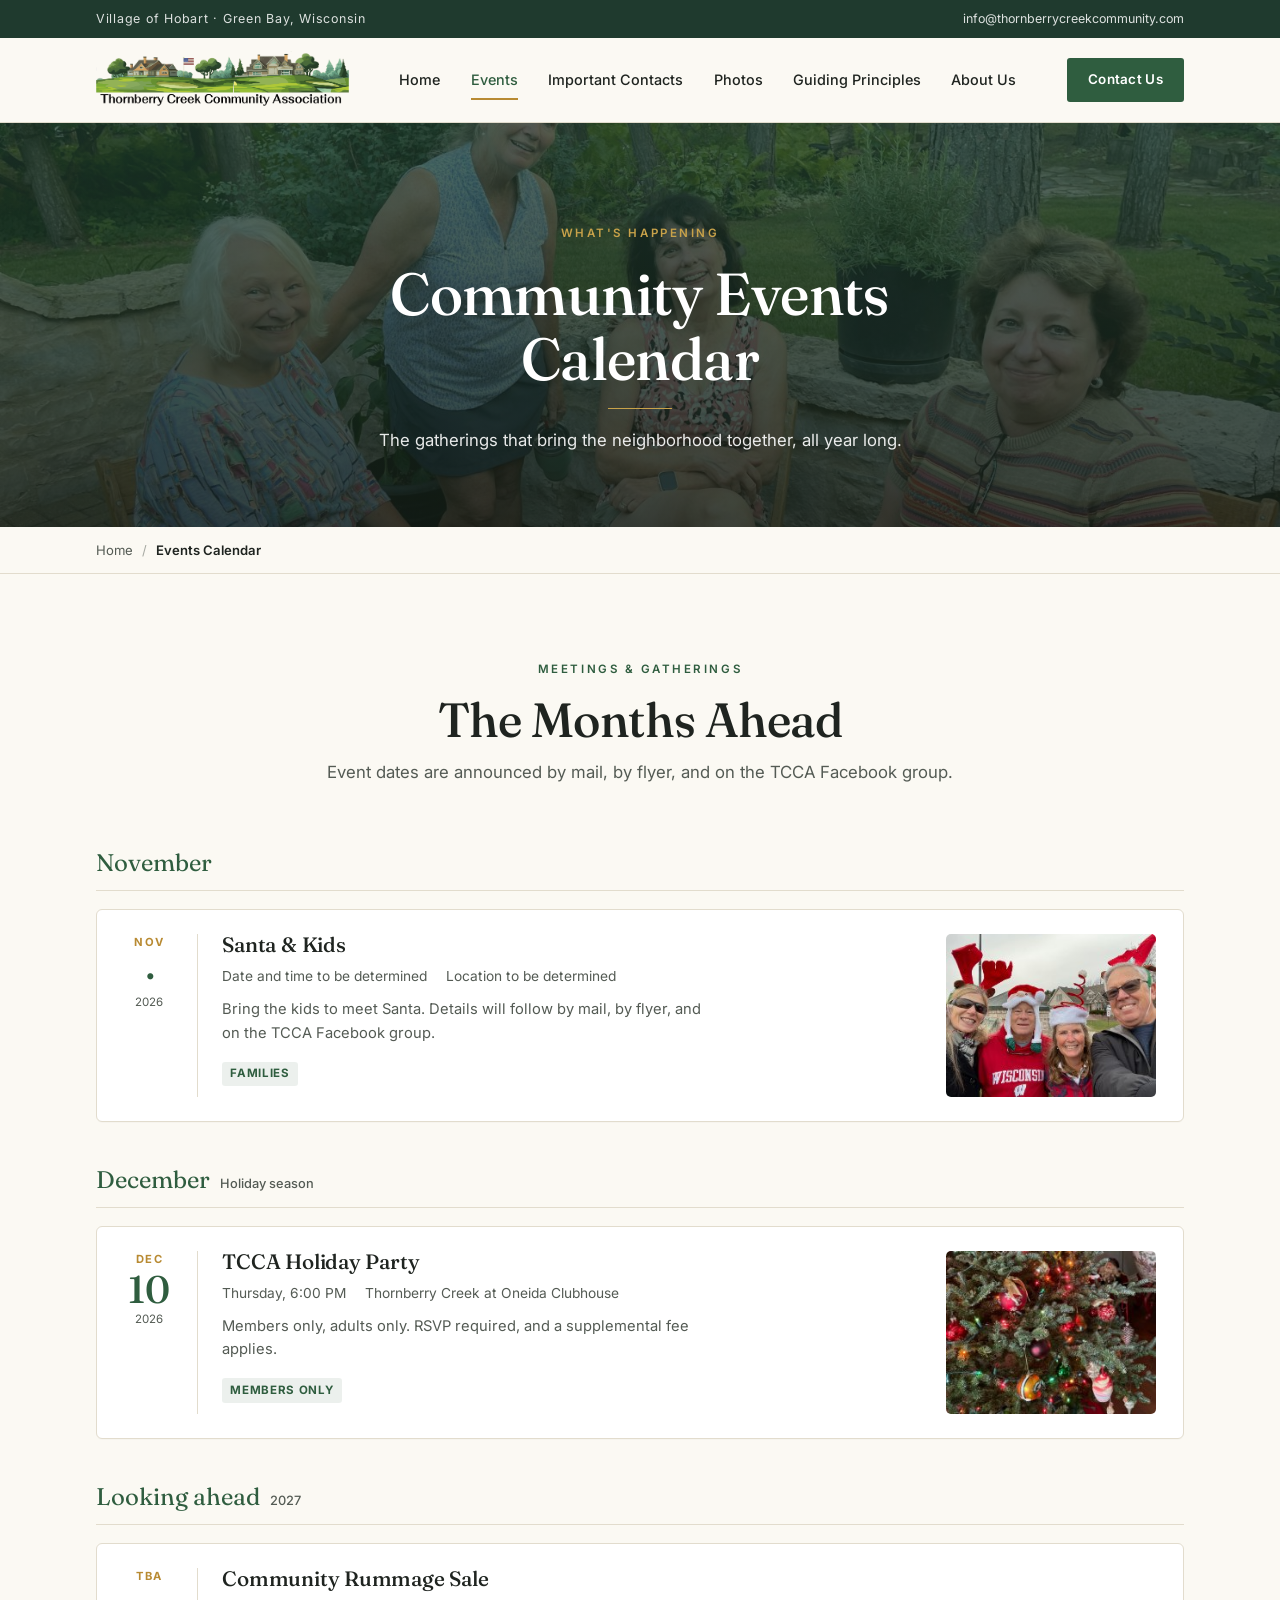
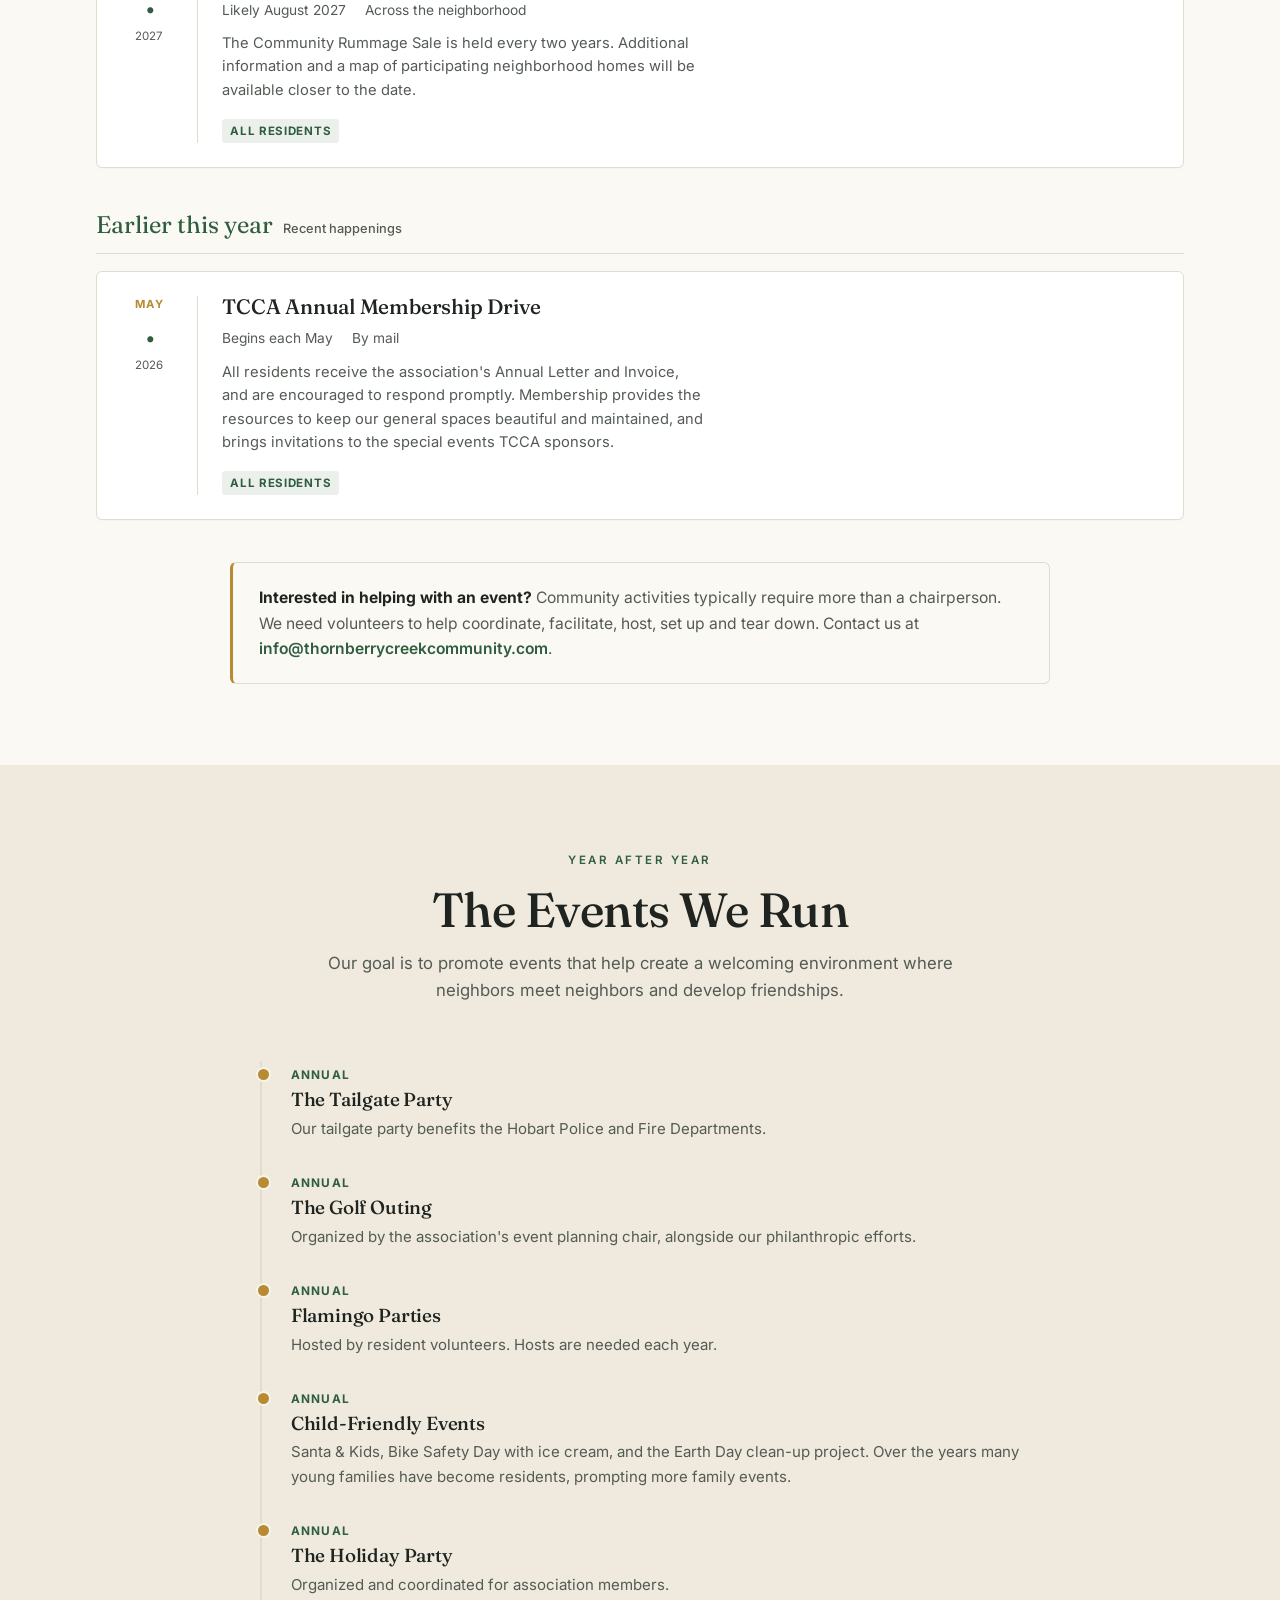
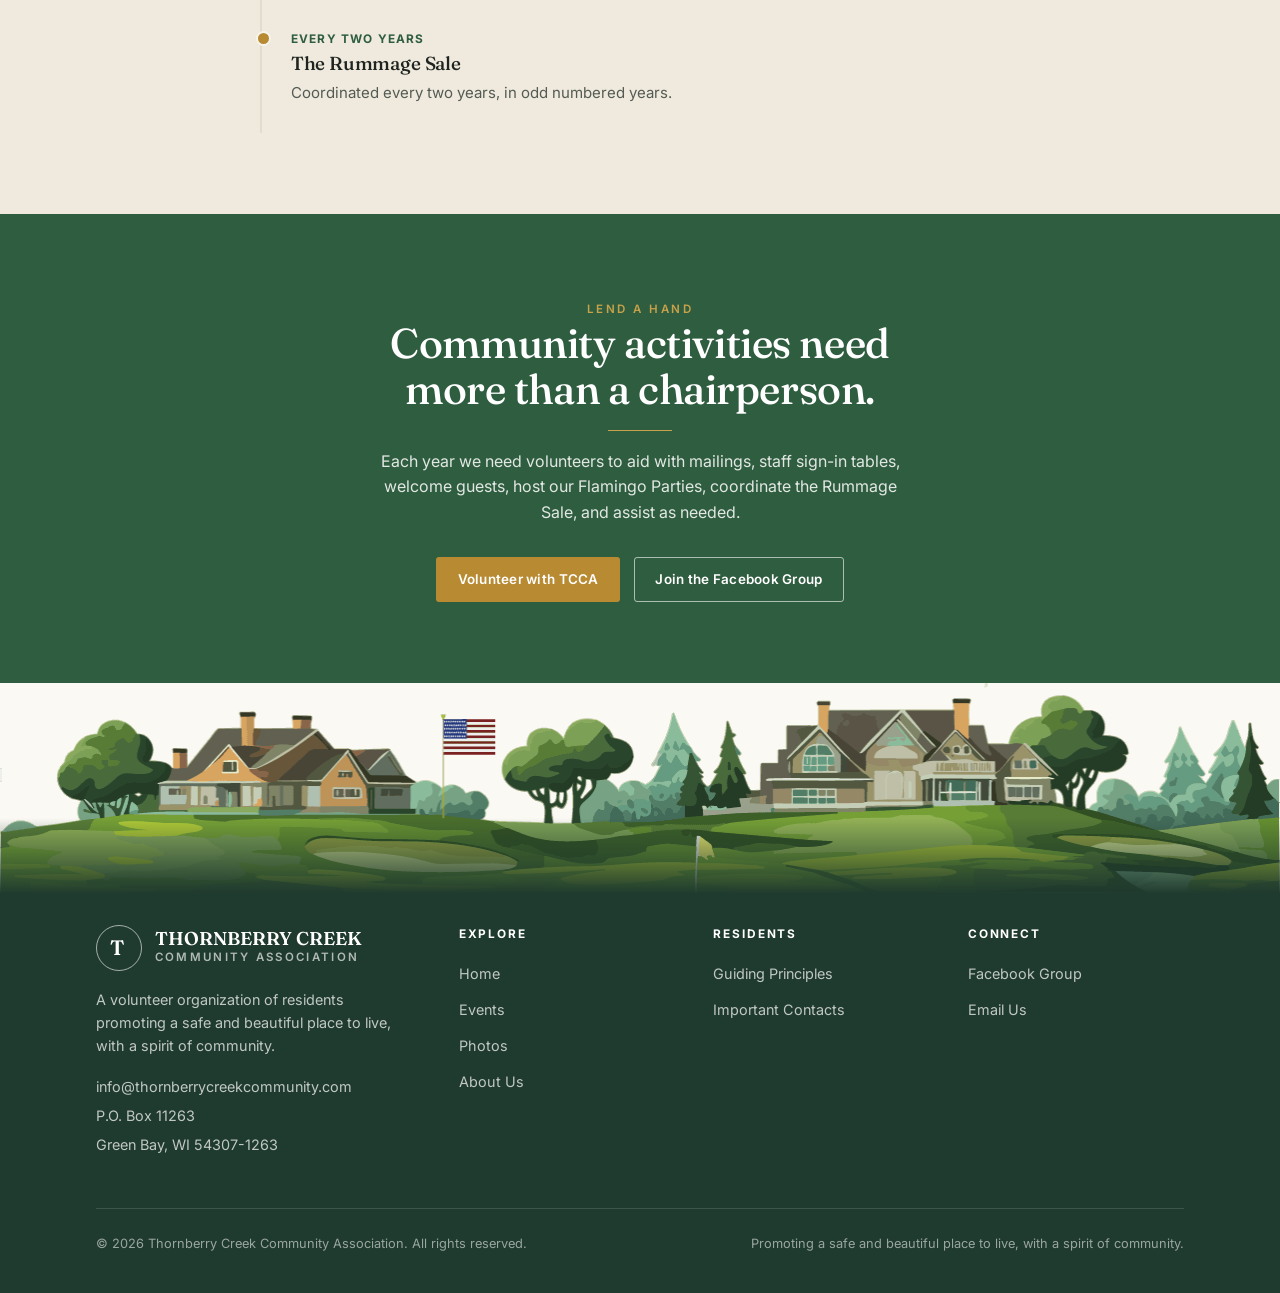
<file: events.html>
<!DOCTYPE html>
<html lang="en">
<head>
<meta charset="UTF-8" />
<meta name="viewport" content="width=device-width, initial-scale=1.0" />
<title>Events Calendar | Thornberry Creek Community Association</title>
<meta name="description" content="Community events for residents of Thornberry Creek Estates, Village of Hobart, Wisconsin." />
<link rel="icon" href="/favicon.ico" sizes="32x32" />
<link rel="icon" href="/assets/favicon.svg" type="image/svg+xml" />
<link rel="apple-touch-icon" href="/assets/apple-touch-icon.png" />
<meta name="theme-color" content="#2f5d3f" />
<link rel="canonical" href="https://thornberrycreekcommunity.com/events" />
<meta property="og:type" content="website" />
<meta property="og:site_name" content="Thornberry Creek Community Association" />
<meta property="og:locale" content="en_US" />
<meta property="og:url" content="https://thornberrycreekcommunity.com/events" />
<meta property="og:title" content="Events Calendar | Thornberry Creek Community Association" />
<meta property="og:description" content="Community events for residents of Thornberry Creek Estates, Village of Hobart, Wisconsin." />
<meta property="og:image" content="https://thornberrycreekcommunity.com/assets/aerial-lakes.jpg" />
<meta property="og:image:width" content="1250" />
<meta property="og:image:height" content="663" />
<meta property="og:image:alt" content="Aerial view of the Thornberry Creek neighborhood, its lakes, and the golf course fairways" />
<meta name="twitter:card" content="summary_large_image" />
<meta name="twitter:title" content="Events Calendar | Thornberry Creek Community Association" />
<meta name="twitter:description" content="Community events for residents of Thornberry Creek Estates, Village of Hobart, Wisconsin." />
<meta name="twitter:image" content="https://thornberrycreekcommunity.com/assets/aerial-lakes.jpg" />
<meta name="twitter:image:alt" content="Aerial view of the Thornberry Creek neighborhood, its lakes, and the golf course fairways" />
<link rel="preconnect" href="https://fonts.googleapis.com" />
<link rel="preconnect" href="https://fonts.gstatic.com" crossorigin />
<link href="https://fonts.googleapis.com/css2?family=Fraunces:opsz,wght@9..144,400;9..144,500;9..144,600&family=Inter:wght@400;500;600&display=swap" rel="stylesheet" />
<link rel="stylesheet" href="/assets/site.css" />
<script src="/assets/analytics.js" async></script>
</head>
<body>

<div class="utility">
  <div class="wrap">
    <span class="loc">Village of Hobart · Green Bay, Wisconsin</span>
    <nav>
      <a href="mailto:info@thornberrycreekcommunity.com">info@thornberrycreekcommunity.com</a>
    </nav>
  </div>
</div>

<header>
  <div class="wrap nav">
    <a href="/" class="brand">
      <img src="/assets/logo.png" alt="Thornberry Creek Community Association" class="logo-img" />
    </a>
    <nav class="menu" id="menu">
      <a href="/">Home</a>
      <a href="/events" class="active">Events</a>
      <a href="/important-contacts">Important Contacts</a>
      <a href="/photo-gallery">Photos</a>
      <a href="/guiding-principles">Guiding Principles</a>
      <a href="/about-us">About Us</a>
    </nav>
    <div class="header-cta">
      <a href="mailto:info@thornberrycreekcommunity.com" class="btn btn-pine">Contact Us</a>
      <button class="menu-toggle" id="toggle" aria-label="Menu" aria-expanded="false" aria-controls="menu"><span></span><span></span><span></span></button>
    </div>
  </div>
</header>

<section class="page-hero">
  <img class="bg" src="/assets/residents.jpg" alt="Residents gathered at a community event" />
  <div class="wrap">
    <span class="eyebrow">What's Happening</span>
    <h1>Community Events Calendar</h1>
    <hr class="rule center" />
    <p>The gatherings that bring the neighborhood together, all year long.</p>
  </div>
</section>

<div class="crumb">
  <div class="wrap">
    <a href="/">Home</a><span class="sep">/</span><span class="here">Events Calendar</span>
  </div>
</div>

<!-- FULL CALENDAR BY MONTH -->
<section class="band bg-paper">
  <div class="wrap">
    <div class="section-head reveal">
      <span class="eyebrow">Meetings &amp; Gatherings</span>
      <h2>The Months Ahead</h2>
      <p>Event dates are announced by mail, by flyer, and on the TCCA Facebook group.</p>
    </div>

    <!-- NOVEMBER -->
    <div class="month-label reveal">November</div>
    <div class="event-cards reveal">
      <div class="ecard has-photo">
        <div class="cal"><div class="mo">Nov</div><div class="day">&middot;</div><div class="yr">2026</div></div>
        <div>
          <h3>Santa &amp; Kids</h3>
          <div class="meta"><span>Date and time to be determined</span><span>Location to be determined</span></div>
          <p style="font-size:.92rem;color:var(--ink-soft);margin-bottom:.9rem;max-width:54ch">Bring the kids to meet Santa. Details will follow by mail, by flyer, and on the TCCA Facebook group.</p>
          <span class="cost">Families</span>
        </div>
        <div class="shot"><img src="/assets/santa-kids.jpg" alt="Neighbors in reindeer antlers and Santa hats at a Thornberry Creek entrance" /></div>
      </div>
    </div>

    <!-- DECEMBER -->
    <div class="month-label reveal">December <span>Holiday season</span></div>
    <div class="event-cards reveal">
      <div class="ecard has-photo">
        <div class="cal"><div class="mo">Dec</div><div class="day">10</div><div class="yr">2026</div></div>
        <div>
          <h3>TCCA Holiday Party</h3>
          <div class="meta"><span>Thursday, 6:00 PM</span><span>Thornberry Creek at Oneida Clubhouse</span></div>
          <p style="font-size:.92rem;color:var(--ink-soft);margin-bottom:.9rem;max-width:54ch">Members only, adults only. RSVP required, and a supplemental fee applies.</p>
          <span class="cost">Members Only</span>
        </div>
        <div class="shot"><img src="/assets/holiday-party.jpg" alt="A decorated Christmas tree with glass ornaments" /></div>
      </div>
    </div>

    <!-- LOOKING AHEAD -->
    <div class="month-label reveal">Looking ahead <span>2027</span></div>
    <div class="event-cards reveal">
      <div class="ecard">
        <div class="cal"><div class="mo">TBA</div><div class="day">&middot;</div><div class="yr">2027</div></div>
        <div>
          <h3>Community Rummage Sale</h3>
          <div class="meta"><span>Likely August 2027</span><span>Across the neighborhood</span></div>
          <p style="font-size:.92rem;color:var(--ink-soft);margin-bottom:.9rem;max-width:54ch">The Community Rummage Sale is held every two years. Additional information and a map of participating neighborhood homes will be available closer to the date.</p>
          <span class="cost">All Residents</span>
        </div>
      </div>
    </div>

    <!-- EARLIER THIS YEAR -->
    <div class="month-label reveal">Earlier this year <span>Recent happenings</span></div>
    <div class="event-cards reveal">
      <div class="ecard">
        <div class="cal"><div class="mo">May</div><div class="day">&middot;</div><div class="yr">2026</div></div>
        <div>
          <h3>TCCA Annual Membership Drive</h3>
          <div class="meta"><span>Begins each May</span><span>By mail</span></div>
          <p style="font-size:.92rem;color:var(--ink-soft);margin-bottom:.9rem;max-width:54ch">All residents receive the association's Annual Letter and Invoice, and are encouraged to respond promptly. Membership provides the resources to keep our general spaces beautiful and maintained, and brings invitations to the special events TCCA sponsors.</p>
          <span class="cost">All Residents</span>
        </div>
      </div>
    </div>

    <div class="callout reveal" style="max-width:820px;margin:2.6rem auto 0">
      <p><strong>Interested in helping with an event?</strong> Community activities typically require more than a chairperson. We need volunteers to help coordinate, facilitate, host, set up and tear down. Contact us at <a href="mailto:info@thornberrycreekcommunity.com" style="color:var(--pine);font-weight:600">info@thornberrycreekcommunity.com</a>.</p>
    </div>
  </div>
</section>

<!-- RECURRING TRADITIONS -->
<section class="band bg-cream2">
  <div class="wrap">
    <div class="section-head reveal">
      <span class="eyebrow">Year After Year</span>
      <h2>The Events We Run</h2>
      <p>Our goal is to promote events that help create a welcoming environment where neighbors meet neighbors and develop friendships.</p>
    </div>
    <div class="tl reveal">
      <div class="tl-item">
        <span class="when">Annual</span>
        <h3>The Tailgate Party</h3>
        <p>Our tailgate party benefits the Hobart Police and Fire Departments.</p>
      </div>
      <div class="tl-item">
        <span class="when">Annual</span>
        <h3>The Golf Outing</h3>
        <p>Organized by the association's event planning chair, alongside our philanthropic efforts.</p>
      </div>
      <div class="tl-item">
        <span class="when">Annual</span>
        <h3>Flamingo Parties</h3>
        <p>Hosted by resident volunteers. Hosts are needed each year.</p>
      </div>
      <div class="tl-item">
        <span class="when">Annual</span>
        <h3>Child-Friendly Events</h3>
        <p>Santa &amp; Kids, Bike Safety Day with ice cream, and the Earth Day clean-up project. Over the years many young families have become residents, prompting more family events.</p>
      </div>
      <div class="tl-item">
        <span class="when">Annual</span>
        <h3>The Holiday Party</h3>
        <p>Organized and coordinated for association members.</p>
      </div>
      <div class="tl-item">
        <span class="when">Every two years</span>
        <h3>The Rummage Sale</h3>
        <p>Coordinated every two years, in odd numbered years.</p>
      </div>
    </div>
  </div>
</section>

<!-- CTA -->
<section class="band cta-strip">
  <div class="wrap reveal">
    <span class="eyebrow">Lend a Hand</span>
    <h2>Community activities need more than a chairperson.</h2>
    <hr class="rule center" />
    <p>Each year we need volunteers to aid with mailings, staff sign-in tables, welcome guests, host our Flamingo Parties, coordinate the Rummage Sale, and assist as needed.</p>
    <div class="hero-cta">
      <a href="mailto:info@thornberrycreekcommunity.com" class="btn btn-gold">Volunteer with TCCA</a>
      <a href="https://www.facebook.com/groups/ThornberryCreekHOA" class="btn btn-ghost">Join the Facebook Group</a>
    </div>
  </div>
</section>

<div class="streetscape" aria-hidden="true">
  <img src="/assets/footer-streetscape.png" alt="Illustration of Thornberry Creek homes along the golf course" />
</div>
<footer>
  <div class="wrap">
    <div class="foot-top">
      <div>
        <a href="/" class="brand">
          <span class="mark">T</span>
          <span><b style="color:#fff">Thornberry Creek</b><span>Community Association</span></span>
        </a>
        <p class="about">A volunteer organization of residents promoting a safe and beautiful place to live, with a spirit of community.</p>
        <div class="contact">
          <a href="mailto:info@thornberrycreekcommunity.com">info@thornberrycreekcommunity.com</a><br/>
          P.O. Box 11263<br/>
          Green Bay, WI 54307-1263
        </div>
      </div>
      <div>
        <h2 class="foot-h">Explore</h2>
        <ul>
          <li><a href="/">Home</a></li>
          <li><a href="/events">Events</a></li>
          <li><a href="/photo-gallery">Photos</a></li>
          <li><a href="/about-us">About Us</a></li>
        </ul>
      </div>
      <div>
        <h2 class="foot-h">Residents</h2>
        <ul>
          <li><a href="/guiding-principles">Guiding Principles</a></li>
          <li><a href="/important-contacts">Important Contacts</a></li>
        </ul>
      </div>
      <div>
        <h2 class="foot-h">Connect</h2>
        <ul>
          <li><a href="https://www.facebook.com/groups/ThornberryCreekHOA">Facebook Group</a></li>
          <li><a href="mailto:info@thornberrycreekcommunity.com">Email Us</a></li>
        </ul>
      </div>
    </div>
    <div class="foot-bottom">
      <span>© 2026 Thornberry Creek Community Association. All rights reserved.</span>
      <span>Promoting a safe and beautiful place to live, with a spirit of community.</span>
    </div>
  </div>
</footer>

<script>
  const toggle=document.getElementById('toggle'),menu=document.getElementById('menu');
  toggle.addEventListener('click',()=>{const o=menu.classList.toggle('open');toggle.setAttribute('aria-expanded',o);});
  menu.querySelectorAll('a').forEach(a=>a.addEventListener('click',()=>{menu.classList.remove('open');toggle.setAttribute('aria-expanded','false');}));
  const io=new IntersectionObserver(es=>es.forEach(e=>{if(e.isIntersecting){e.target.classList.add('in');io.unobserve(e.target)}}),{threshold:0,rootMargin:'0px 0px -6% 0px'});
  document.querySelectorAll('.reveal').forEach(el=>io.observe(el));
</script>
<script src="/assets/contact.js" defer></script>
</body>
</html>
</file>
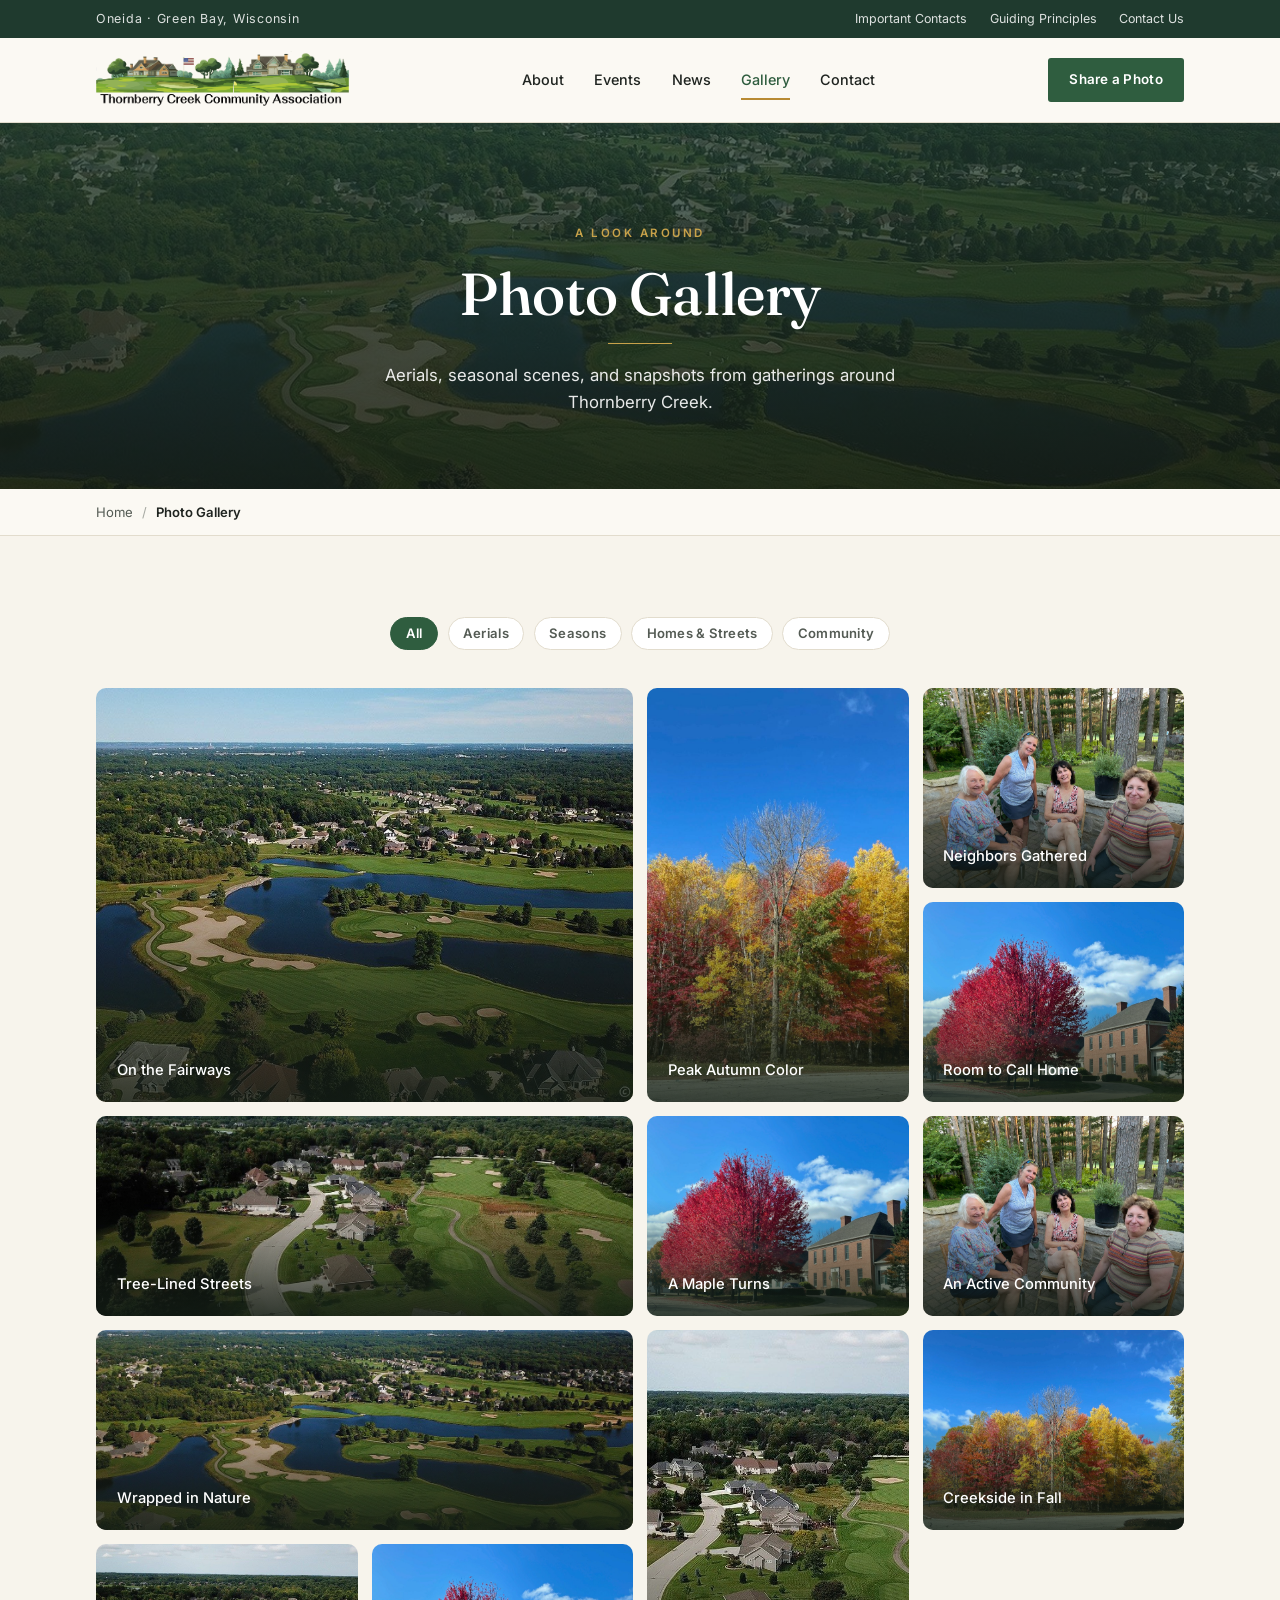
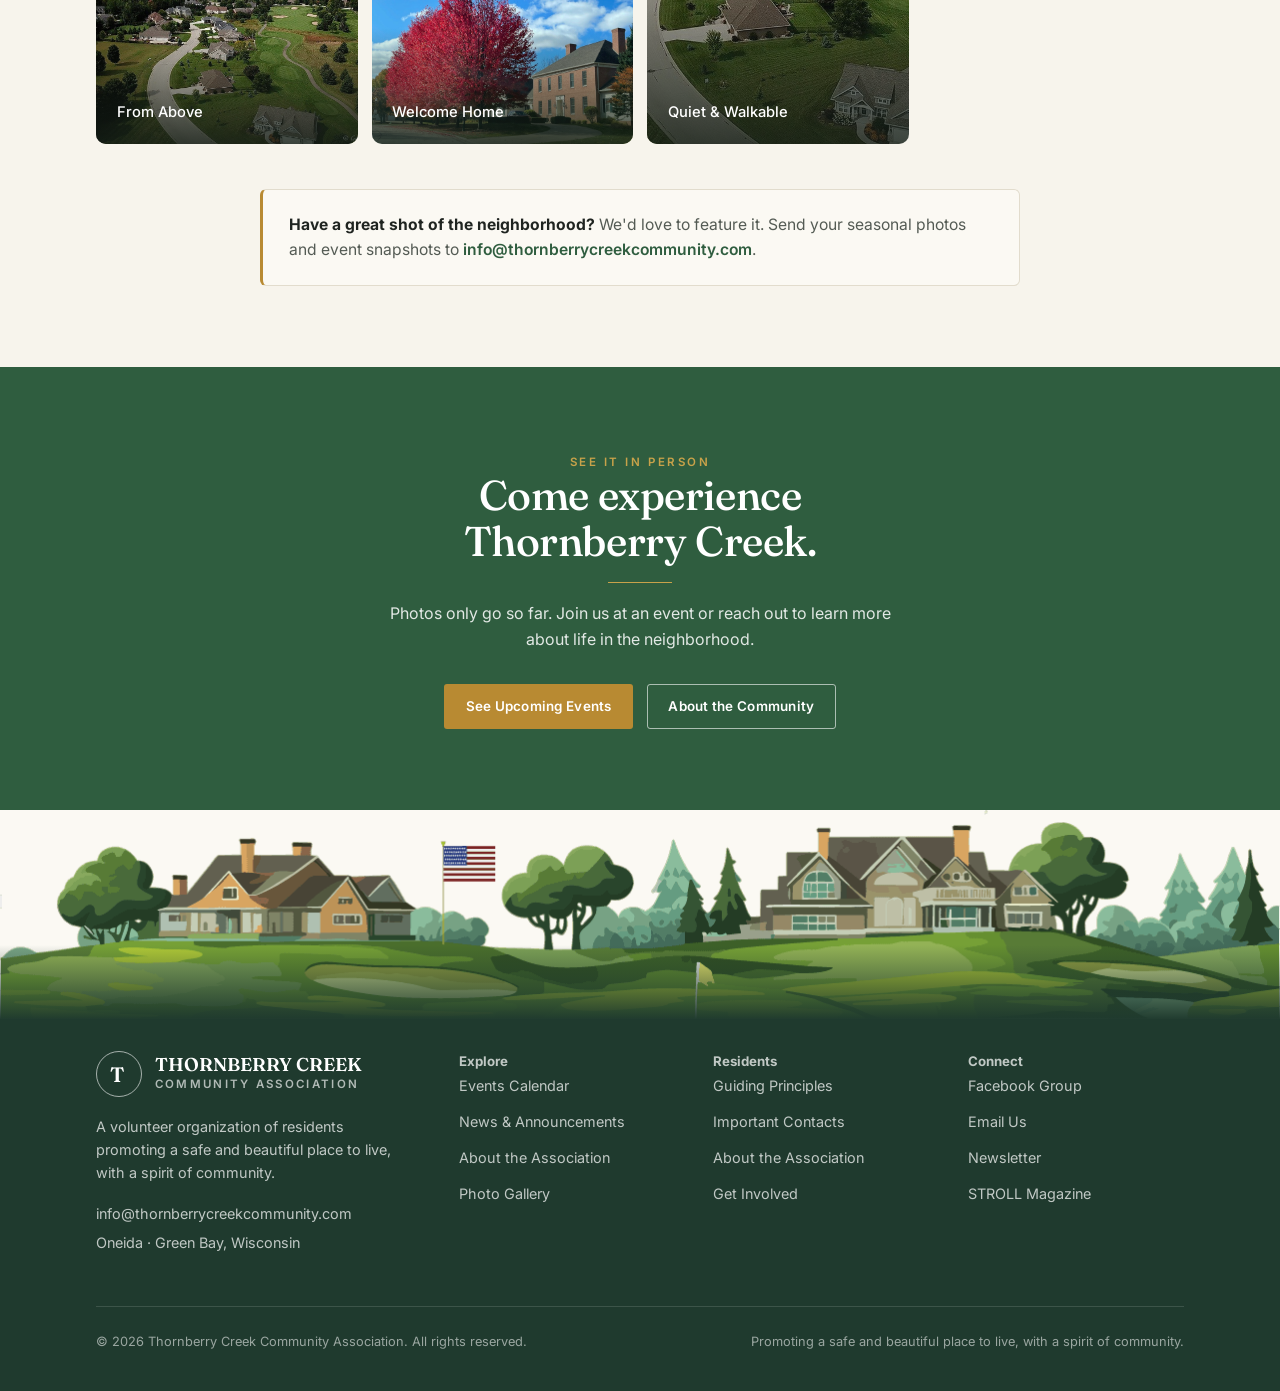
<file: gallery.html>
<!DOCTYPE html>
<html lang="en">
<head>
<meta charset="UTF-8" />
<meta name="viewport" content="width=device-width, initial-scale=1.0" />
<title>Photo Gallery — Thornberry Creek Community Association</title>
<meta name="description" content="Aerials, seasonal scenes, and snapshots from around the Thornberry Creek neighborhood at Oneida near Green Bay, Wisconsin." />
<link rel="preconnect" href="https://fonts.googleapis.com" />
<link rel="preconnect" href="https://fonts.gstatic.com" crossorigin />
<link href="https://fonts.googleapis.com/css2?family=Fraunces:opsz,wght@9..144,400;9..144,500;9..144,600&family=Inter:wght@400;500;600&display=swap" rel="stylesheet" />
<link rel="stylesheet" href="assets/site.css" />
</head>
<body>

<div class="utility">
  <div class="wrap">
    <span class="loc">Oneida · Green Bay, Wisconsin</span>
    <nav>
      <a href="contacts.html">Important Contacts</a>
      <a href="guiding-principles.html">Guiding Principles</a>
      <a href="contact.html">Contact Us</a>
    </nav>
  </div>
</div>

<header>
  <div class="wrap nav">
    <a href="index.html" class="brand">
      <img src="assets/logo.png" alt="Thornberry Creek Community Association" class="logo-img" />
    </a>
    <nav class="menu" id="menu">
      <a href="about.html">About</a>
      <a href="events.html">Events</a>
      <a href="news.html">News</a>
      <a href="gallery.html" class="active">Gallery</a>
      <a href="contact.html">Contact</a>
    </nav>
    <div class="header-cta">
      <a href="contact.html" class="btn btn-pine">Share a Photo</a>
      <button class="menu-toggle" id="toggle" aria-label="Menu"><span></span><span></span><span></span></button>
    </div>
  </div>
</header>

<section class="page-hero">
  <img class="bg" src="assets/aerial-lakes.jpg" alt="Aerial of the lakes and fairways" />
  <div class="wrap">
    <span class="eyebrow">A Look Around</span>
    <h1>Photo Gallery</h1>
    <hr class="rule center" />
    <p>Aerials, seasonal scenes, and snapshots from gatherings around Thornberry Creek.</p>
  </div>
</section>

<div class="crumb">
  <div class="wrap">
    <a href="index.html">Home</a><span class="sep">/</span><span class="here">Photo Gallery</span>
  </div>
</div>

<!-- GALLERY -->
<section class="band bg-cream">
  <div class="wrap">
    <div class="gal-filters reveal">
      <button class="active" data-filter="all">All</button>
      <button data-filter="aerial">Aerials</button>
      <button data-filter="seasons">Seasons</button>
      <button data-filter="homes">Homes &amp; Streets</button>
      <button data-filter="community">Community</button>
    </div>

    <div class="gal-grid reveal" id="grid">
      <figure class="gtile big" data-cat="aerial"><img src="assets/aerial-lakes.jpg" alt="Aerial view of the lakes and fairways" /><figcaption>On the Fairways</figcaption></figure>
      <figure class="gtile tall" data-cat="seasons"><img src="assets/fall-foliage.jpg" alt="Brilliant fall foliage" /><figcaption>Peak Autumn Color</figcaption></figure>
      <figure class="gtile" data-cat="community"><img src="assets/residents.jpg" alt="Neighbors gathered together" /><figcaption>Neighbors Gathered</figcaption></figure>
      <figure class="gtile" data-cat="homes"><img src="assets/red-tree-home.jpg" alt="Brick home framed by a red maple" /><figcaption>Room to Call Home</figcaption></figure>
      <figure class="gtile wide" data-cat="homes"><img src="assets/aerial-street.jpg" alt="Tree-lined streets" /><figcaption>Tree-Lined Streets</figcaption></figure>
      <figure class="gtile" data-cat="seasons"><img src="assets/red-tree-home.jpg" alt="Red maple in fall" /><figcaption>A Maple Turns</figcaption></figure>
      <figure class="gtile wide" data-cat="aerial"><img src="assets/aerial-lakes.jpg" alt="Aerial of the community and course" /><figcaption>Wrapped in Nature</figcaption></figure>
      <figure class="gtile" data-cat="community"><img src="assets/residents.jpg" alt="A community event" /><figcaption>An Active Community</figcaption></figure>
      <figure class="gtile tall" data-cat="homes"><img src="assets/aerial-street.jpg" alt="Quiet neighborhood street" /><figcaption>Quiet &amp; Walkable</figcaption></figure>
      <figure class="gtile" data-cat="seasons"><img src="assets/fall-foliage.jpg" alt="Fall color along the creek" /><figcaption>Creekside in Fall</figcaption></figure>
      <figure class="gtile" data-cat="aerial"><img src="assets/aerial-street.jpg" alt="Aerial of streets and homes" /><figcaption>From Above</figcaption></figure>
      <figure class="gtile" data-cat="community"><img src="assets/red-tree-home.jpg" alt="A welcoming home" /><figcaption>Welcome Home</figcaption></figure>
    </div>

    <div class="callout reveal" style="max-width:760px;margin:2.8rem auto 0">
      <p><strong>Have a great shot of the neighborhood?</strong> We'd love to feature it. Send your seasonal photos and event snapshots to <a href="mailto:info@thornberrycreekcommunity.com" style="color:var(--pine);font-weight:600">info@thornberrycreekcommunity.com</a>.</p>
    </div>
  </div>
</section>

<!-- CTA -->
<section class="band cta-strip">
  <div class="wrap reveal">
    <span class="eyebrow">See It in Person</span>
    <h2>Come experience Thornberry Creek.</h2>
    <hr class="rule center" />
    <p>Photos only go so far. Join us at an event or reach out to learn more about life in the neighborhood.</p>
    <div class="hero-cta">
      <a href="events.html" class="btn btn-gold">See Upcoming Events</a>
      <a href="about.html" class="btn btn-ghost">About the Community</a>
    </div>
  </div>
</section>

<div class="streetscape" aria-hidden="true">
  <img src="assets/footer-streetscape.png" alt="Illustration of Thornberry Creek homes along the golf course" />
</div>
<footer>
  <div class="wrap">
    <div class="foot-top">
      <div>
        <a href="index.html" class="brand">
          <span class="mark">T</span>
          <span><b style="color:#fff">Thornberry Creek</b><span>Community Association</span></span>
        </a>
        <p class="about">A volunteer organization of residents promoting a safe and beautiful place to live, with a spirit of community.</p>
        <div class="contact">
          <a href="mailto:info@thornberrycreekcommunity.com">info@thornberrycreekcommunity.com</a><br/>
          Oneida · Green Bay, Wisconsin
        </div>
      </div>
      <div>
        <h5>Explore</h5>
        <ul>
          <li><a href="events.html">Events Calendar</a></li>
          <li><a href="news.html">News &amp; Announcements</a></li>
          <li><a href="about.html">About the Association</a></li>
          <li><a href="gallery.html">Photo Gallery</a></li>
        </ul>
      </div>
      <div>
        <h5>Residents</h5>
        <ul>
          <li><a href="guiding-principles.html">Guiding Principles</a></li>
          <li><a href="contacts.html">Important Contacts</a></li>
          <li><a href="about.html">About the Association</a></li>
          <li><a href="contact.html">Get Involved</a></li>
        </ul>
      </div>
      <div>
        <h5>Connect</h5>
        <ul>
          <li><a href="https://www.facebook.com/groups/ThornberryCreekHOA">Facebook Group</a></li>
          <li><a href="mailto:info@thornberrycreekcommunity.com">Email Us</a></li>
          <li><a href="contact.html">Newsletter</a></li>
          <li><a href="#">STROLL Magazine</a></li>
        </ul>
      </div>
    </div>
    <div class="foot-bottom">
      <span>© 2026 Thornberry Creek Community Association. All rights reserved.</span>
      <span>Promoting a safe and beautiful place to live, with a spirit of community.</span>
    </div>
  </div>
</footer>

<script>
  const toggle=document.getElementById('toggle'),menu=document.getElementById('menu');
  toggle.addEventListener('click',()=>menu.classList.toggle('open'));
  menu.querySelectorAll('a').forEach(a=>a.addEventListener('click',()=>menu.classList.remove('open')));
  const io=new IntersectionObserver(es=>es.forEach(e=>{if(e.isIntersecting){e.target.classList.add('in');io.unobserve(e.target)}}),{threshold:.12,rootMargin:'0px 0px -6% 0px'});
  document.querySelectorAll('.reveal').forEach(el=>io.observe(el));

  // Gallery filtering
  const filterBtns=document.querySelectorAll('.gal-filters button');
  const tiles=document.querySelectorAll('#grid .gtile');
  filterBtns.forEach(btn=>btn.addEventListener('click',()=>{
    filterBtns.forEach(b=>b.classList.remove('active'));
    btn.classList.add('active');
    const f=btn.dataset.filter;
    tiles.forEach(t=>{
      t.style.display=(f==='all'||t.dataset.cat===f)?'':'none';
    });
  }));
</script>
</body>
</html>
</file>
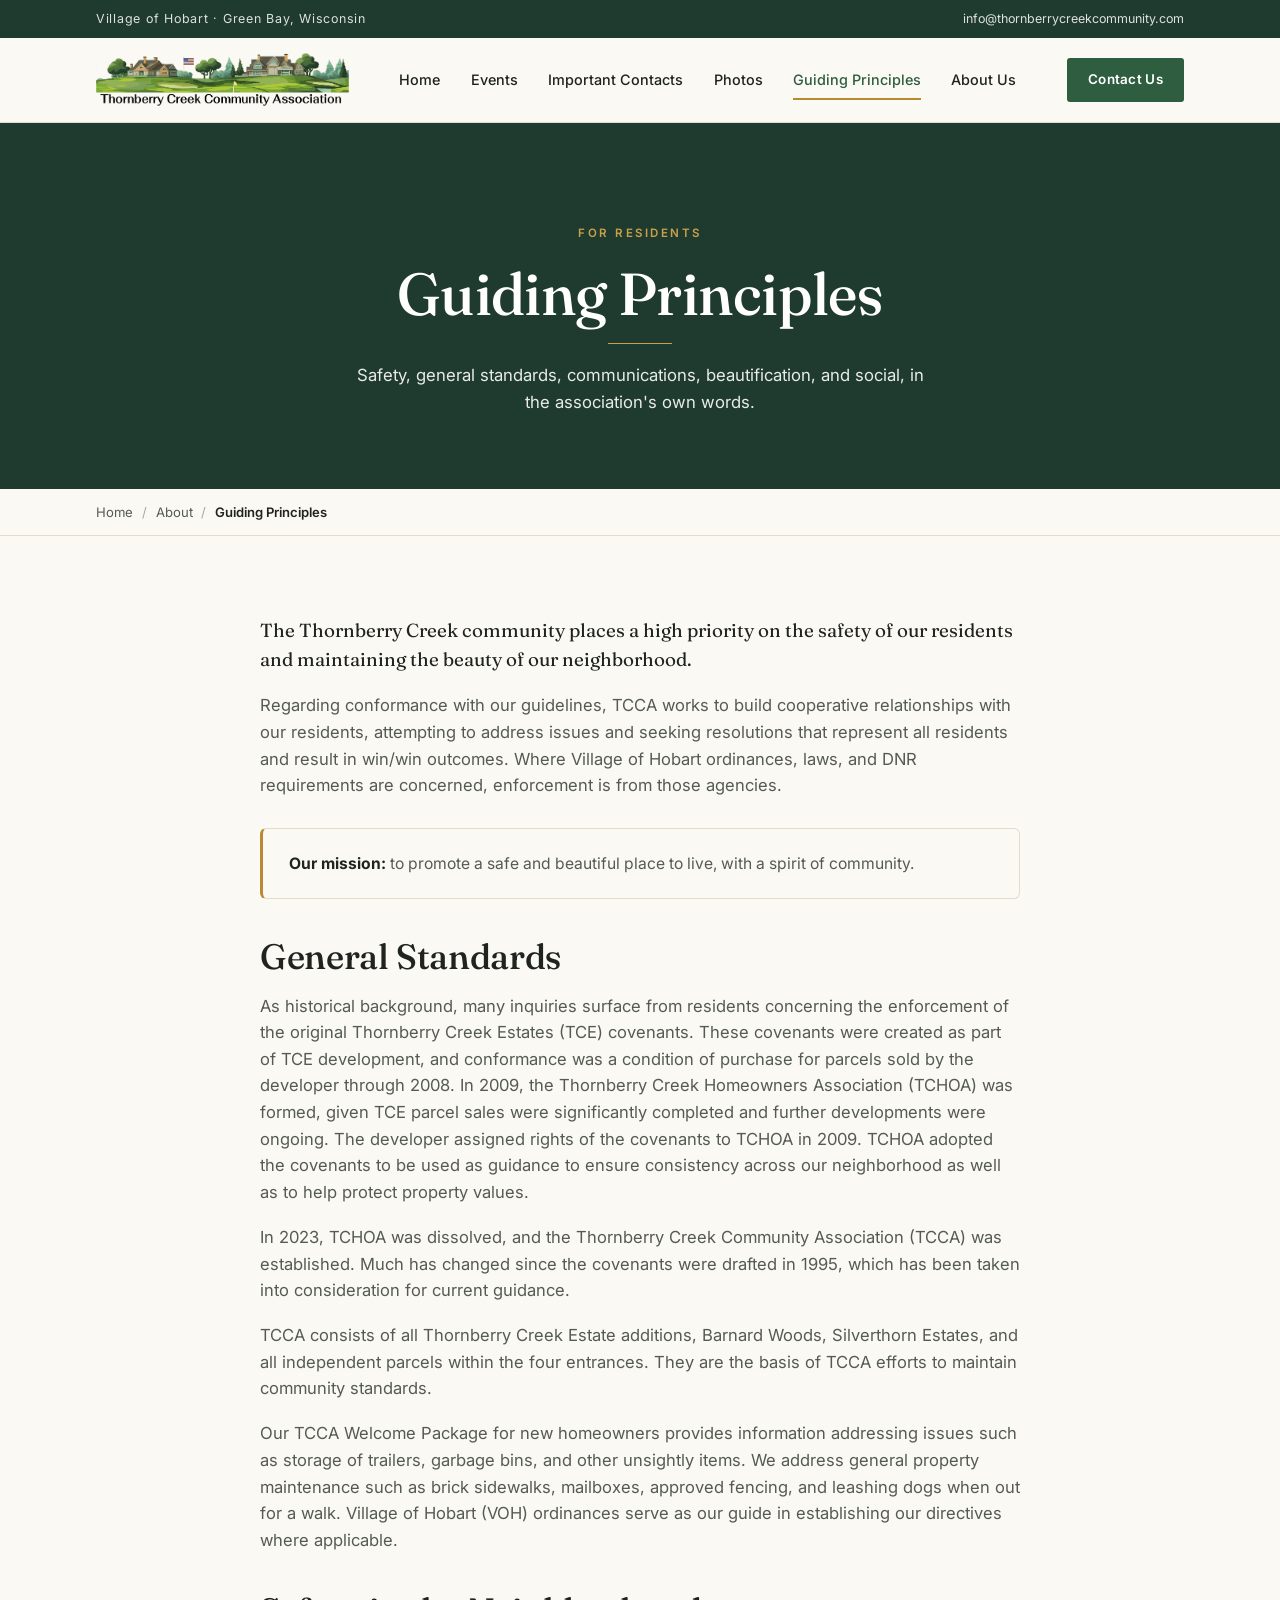
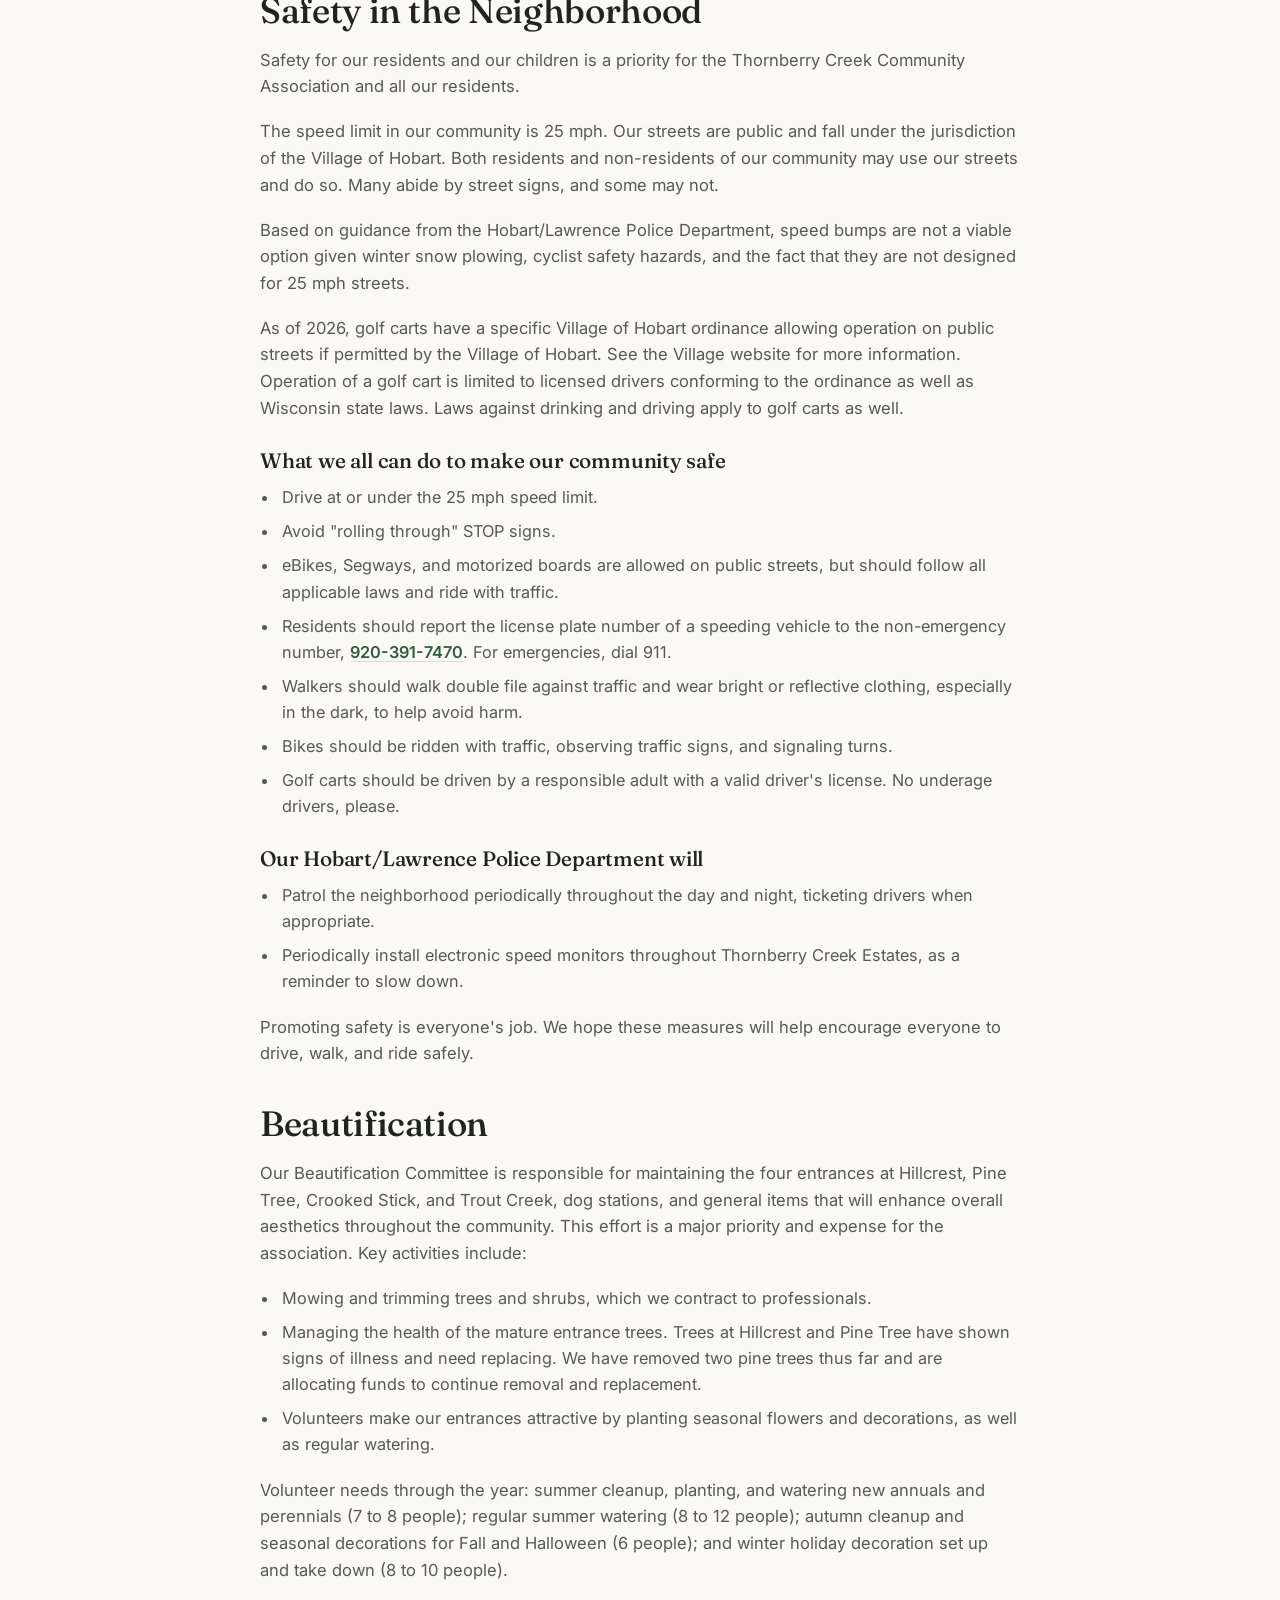
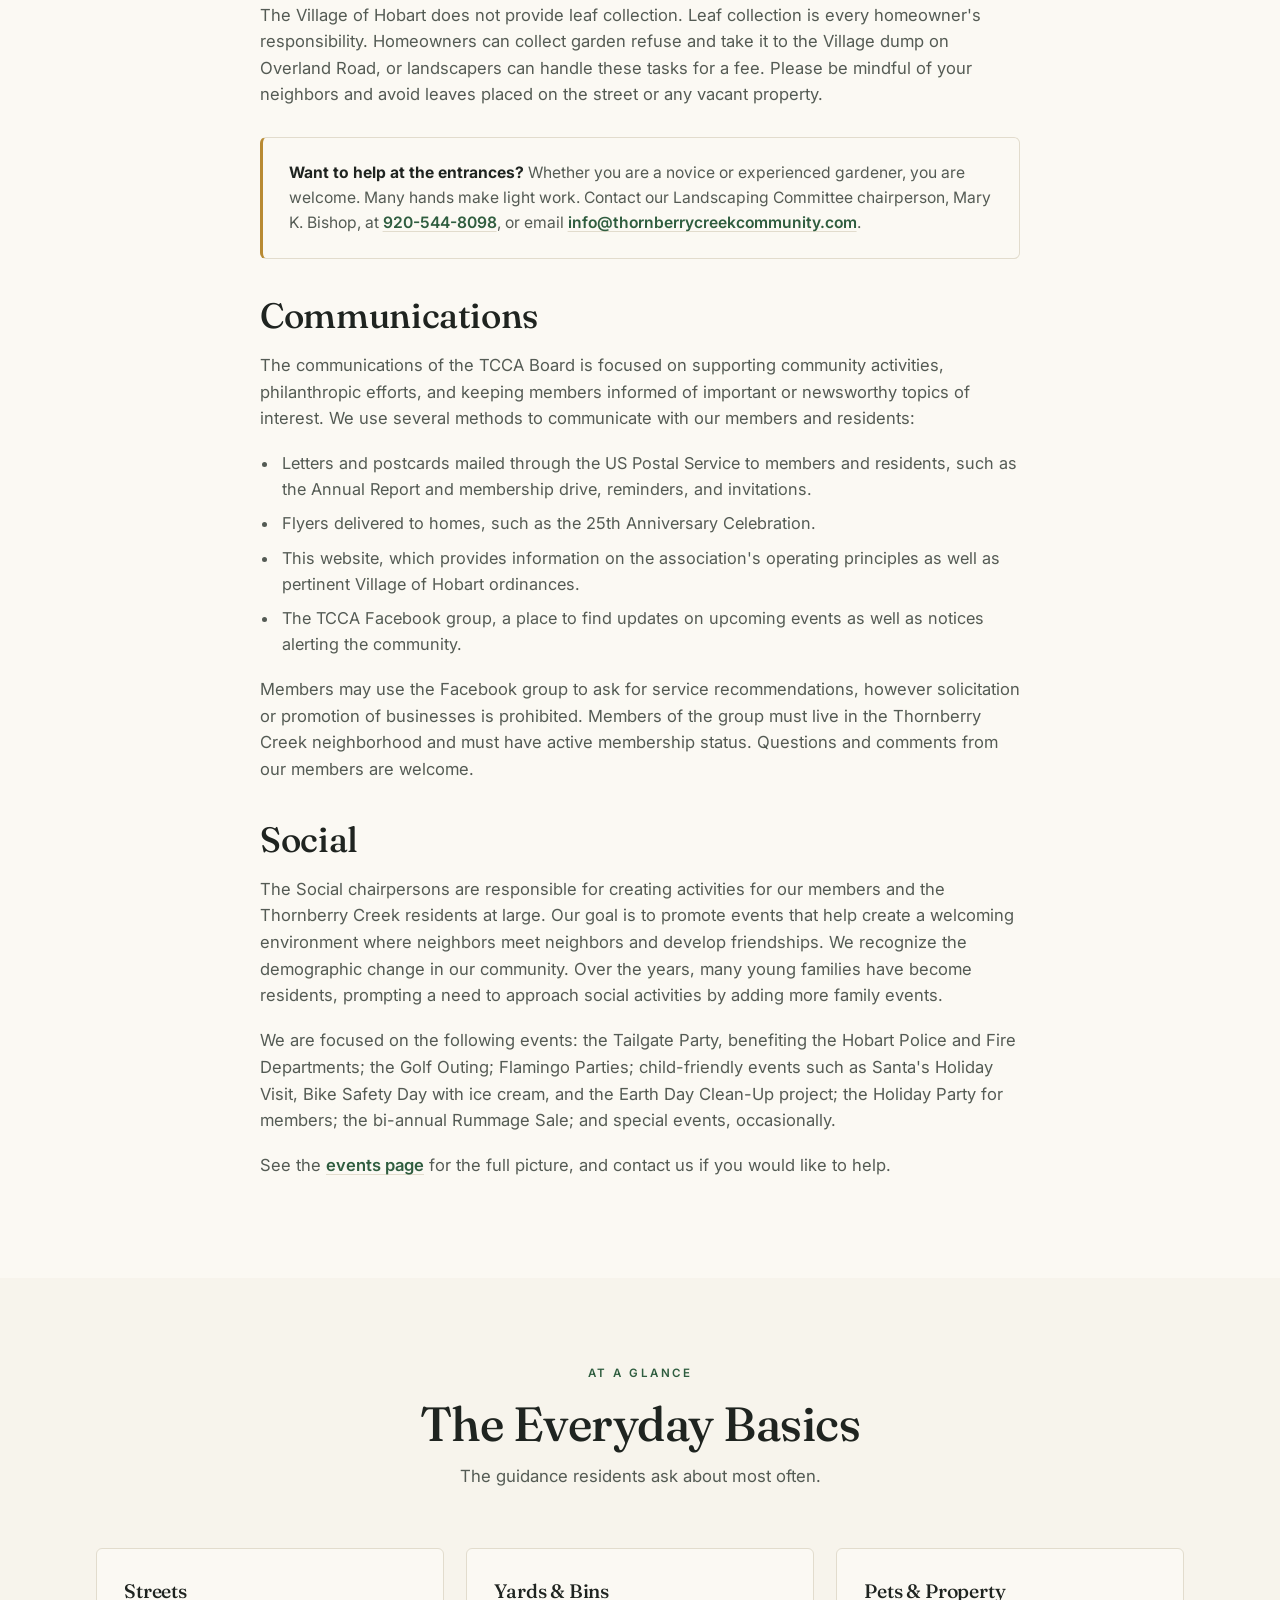
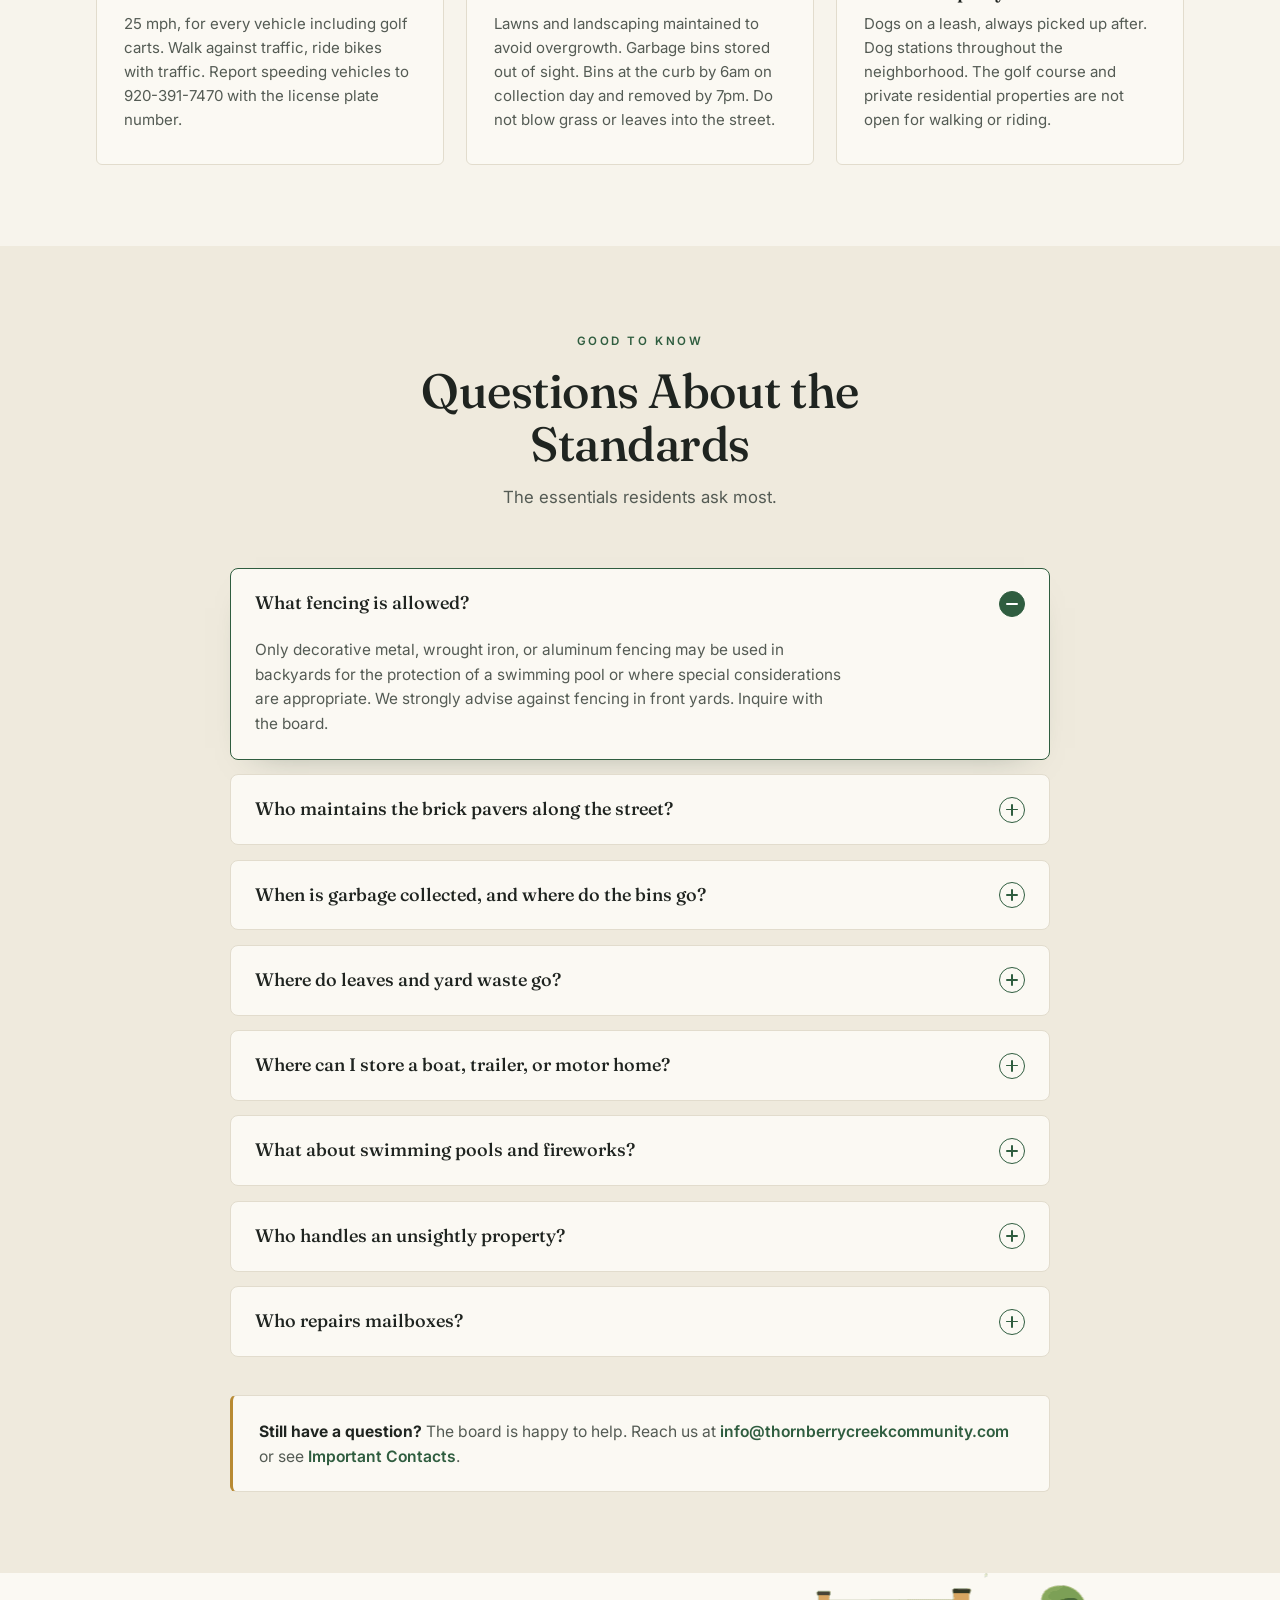
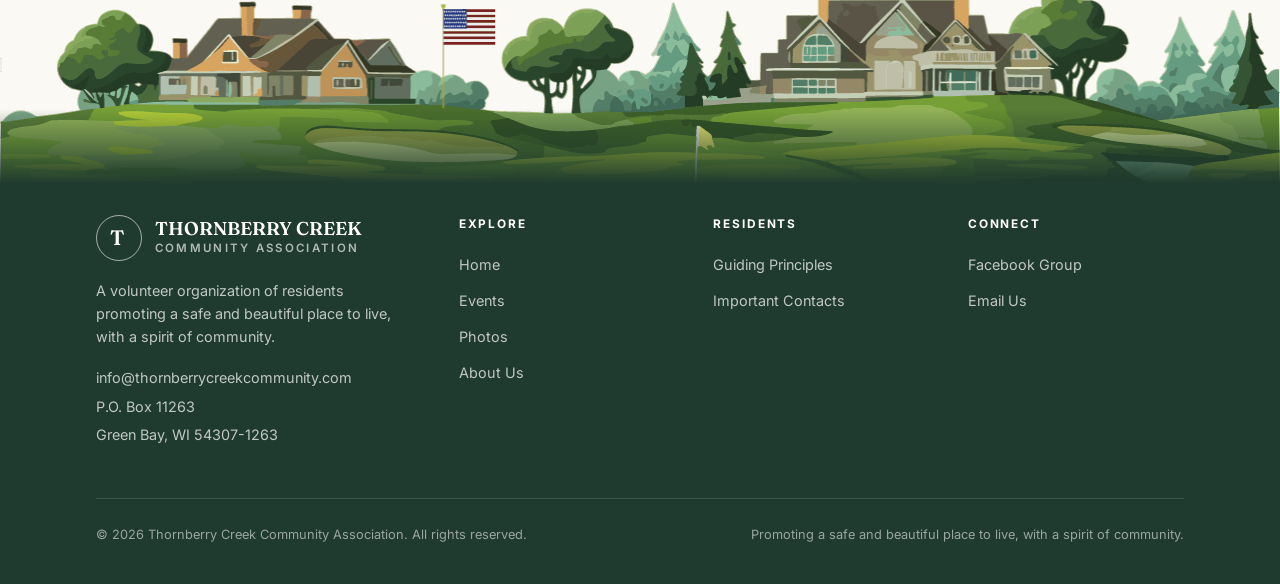
<file: guiding-principles.html>
<!DOCTYPE html>
<html lang="en">
<head>
<meta charset="UTF-8" />
<meta name="viewport" content="width=device-width, initial-scale=1.0" />
<title>Guiding Principles | Thornberry Creek Community Association</title>
<meta name="description" content="The shared standards and guiding principles that protect the character of Thornberry Creek and every resident's investment." />
<link rel="icon" href="/favicon.ico" sizes="32x32" />
<link rel="icon" href="/assets/favicon.svg" type="image/svg+xml" />
<link rel="apple-touch-icon" href="/assets/apple-touch-icon.png" />
<meta name="theme-color" content="#2f5d3f" />
<link rel="canonical" href="https://thornberrycreekcommunity.com/guiding-principles" />
<meta property="og:type" content="website" />
<meta property="og:site_name" content="Thornberry Creek Community Association" />
<meta property="og:locale" content="en_US" />
<meta property="og:url" content="https://thornberrycreekcommunity.com/guiding-principles" />
<meta property="og:title" content="Guiding Principles | Thornberry Creek Community Association" />
<meta property="og:description" content="The shared standards and guiding principles that protect the character of Thornberry Creek and every resident's investment." />
<meta property="og:image" content="https://thornberrycreekcommunity.com/assets/aerial-lakes.jpg" />
<meta property="og:image:width" content="1250" />
<meta property="og:image:height" content="663" />
<meta property="og:image:alt" content="Aerial view of the Thornberry Creek neighborhood, its lakes, and the golf course fairways" />
<meta name="twitter:card" content="summary_large_image" />
<meta name="twitter:title" content="Guiding Principles | Thornberry Creek Community Association" />
<meta name="twitter:description" content="The shared standards and guiding principles that protect the character of Thornberry Creek and every resident's investment." />
<meta name="twitter:image" content="https://thornberrycreekcommunity.com/assets/aerial-lakes.jpg" />
<meta name="twitter:image:alt" content="Aerial view of the Thornberry Creek neighborhood, its lakes, and the golf course fairways" />
<link rel="preconnect" href="https://fonts.googleapis.com" />
<link rel="preconnect" href="https://fonts.gstatic.com" crossorigin />
<link href="https://fonts.googleapis.com/css2?family=Fraunces:opsz,wght@9..144,400;9..144,500;9..144,600&family=Inter:wght@400;500;600&display=swap" rel="stylesheet" />
<link rel="stylesheet" href="/assets/site.css" />
<script src="/assets/analytics.js" async></script>
</head>
<body>

<div class="utility">
  <div class="wrap">
    <span class="loc">Village of Hobart · Green Bay, Wisconsin</span>
    <nav>
      <a href="mailto:info@thornberrycreekcommunity.com">info@thornberrycreekcommunity.com</a>
    </nav>
  </div>
</div>

<header>
  <div class="wrap nav">
    <a href="/" class="brand">
      <img src="/assets/logo.png" alt="Thornberry Creek Community Association" class="logo-img" />
    </a>
    <nav class="menu" id="menu">
      <a href="/">Home</a>
      <a href="/events">Events</a>
      <a href="/important-contacts">Important Contacts</a>
      <a href="/photo-gallery">Photos</a>
      <a href="/guiding-principles" class="active">Guiding Principles</a>
      <a href="/about-us">About Us</a>
    </nav>
    <div class="header-cta">
      <a href="mailto:info@thornberrycreekcommunity.com" class="btn btn-pine">Contact Us</a>
      <button class="menu-toggle" id="toggle" aria-label="Menu" aria-expanded="false" aria-controls="menu"><span></span><span></span><span></span></button>
    </div>
  </div>
</header>

<section class="page-hero solid">
  <div class="wrap">
    <span class="eyebrow">For Residents</span>
    <h1>Guiding Principles</h1>
    <hr class="rule center" />
    <p>Safety, general standards, communications, beautification, and social, in the association's own words.</p>
  </div>
</section>

<div class="crumb">
  <div class="wrap">
    <a href="/">Home</a><span class="sep">/</span><a href="/about-us">About</a><span class="sep">/</span><span class="here">Guiding Principles</span>
  </div>
</div>

<!-- INTRO + STANDARDS -->
<section class="band bg-paper">
  <div class="wrap">
    <div class="prose reveal">
      <p class="lead-p">The Thornberry Creek community places a high priority on the safety of our residents and maintaining the beauty of our neighborhood.</p>
      <p>Regarding conformance with our guidelines, TCCA works to build cooperative relationships with our residents, attempting to address issues and seeking resolutions that represent all residents and result in win/win outcomes. Where Village of Hobart ordinances, laws, and DNR requirements are concerned, enforcement is from those agencies.</p>

      <div class="callout">
        <p><strong>Our mission:</strong> to promote a safe and beautiful place to live, with a spirit of community.</p>
      </div>

      <h2>General Standards</h2>
      <p>As historical background, many inquiries surface from residents concerning the enforcement of the original Thornberry Creek Estates (TCE) covenants. These covenants were created as part of TCE development, and conformance was a condition of purchase for parcels sold by the developer through 2008. In 2009, the Thornberry Creek Homeowners Association (TCHOA) was formed, given TCE parcel sales were significantly completed and further developments were ongoing. The developer assigned rights of the covenants to TCHOA in 2009. TCHOA adopted the covenants to be used as guidance to ensure consistency across our neighborhood as well as to help protect property values.</p>
      <p>In 2023, TCHOA was dissolved, and the Thornberry Creek Community Association (TCCA) was established. Much has changed since the covenants were drafted in 1995, which has been taken into consideration for current guidance.</p>
      <p>TCCA consists of all Thornberry Creek Estate additions, Barnard Woods, Silverthorn Estates, and all independent parcels within the four entrances. They are the basis of TCCA efforts to maintain community standards.</p>
      <p>Our TCCA Welcome Package for new homeowners provides information addressing issues such as storage of trailers, garbage bins, and other unsightly items. We address general property maintenance such as brick sidewalks, mailboxes, approved fencing, and leashing dogs when out for a walk. Village of Hobart (VOH) ordinances serve as our guide in establishing our directives where applicable.</p>

      <h2>Safety in the Neighborhood</h2>
      <p>Safety for our residents and our children is a priority for the Thornberry Creek Community Association and all our residents.</p>
      <p>The speed limit in our community is 25 mph. Our streets are public and fall under the jurisdiction of the Village of Hobart. Both residents and non-residents of our community may use our streets and do so. Many abide by street signs, and some may not.</p>
      <p>Based on guidance from the Hobart/Lawrence Police Department, speed bumps are not a viable option given winter snow plowing, cyclist safety hazards, and the fact that they are not designed for 25 mph streets.</p>
      <p>As of 2026, golf carts have a specific Village of Hobart ordinance allowing operation on public streets if permitted by the Village of Hobart. See the Village website for more information. Operation of a golf cart is limited to licensed drivers conforming to the ordinance as well as Wisconsin state laws. Laws against drinking and driving apply to golf carts as well.</p>

      <h3>What we all can do to make our community safe</h3>
      <ul>
        <li>Drive at or under the 25 mph speed limit.</li>
        <li>Avoid "rolling through" STOP signs.</li>
        <li>eBikes, Segways, and motorized boards are allowed on public streets, but should follow all applicable laws and ride with traffic.</li>
        <li>Residents should report the license plate number of a speeding vehicle to the non-emergency number, <a href="tel:+19203917470">920-391-7470</a>. For emergencies, dial 911.</li>
        <li>Walkers should walk double file against traffic and wear bright or reflective clothing, especially in the dark, to help avoid harm.</li>
        <li>Bikes should be ridden with traffic, observing traffic signs, and signaling turns.</li>
        <li>Golf carts should be driven by a responsible adult with a valid driver's license. No underage drivers, please.</li>
      </ul>

      <h3>Our Hobart/Lawrence Police Department will</h3>
      <ul>
        <li>Patrol the neighborhood periodically throughout the day and night, ticketing drivers when appropriate.</li>
        <li>Periodically install electronic speed monitors throughout Thornberry Creek Estates, as a reminder to slow down.</li>
      </ul>
      <p>Promoting safety is everyone's job. We hope these measures will help encourage everyone to drive, walk, and ride safely.</p>

      <h2>Beautification</h2>
      <p>Our Beautification Committee is responsible for maintaining the four entrances at Hillcrest, Pine Tree, Crooked Stick, and Trout Creek, dog stations, and general items that will enhance overall aesthetics throughout the community. This effort is a major priority and expense for the association. Key activities include:</p>
      <ul>
        <li>Mowing and trimming trees and shrubs, which we contract to professionals.</li>
        <li>Managing the health of the mature entrance trees. Trees at Hillcrest and Pine Tree have shown signs of illness and need replacing. We have removed two pine trees thus far and are allocating funds to continue removal and replacement.</li>
        <li>Volunteers make our entrances attractive by planting seasonal flowers and decorations, as well as regular watering.</li>
      </ul>
      <p>Volunteer needs through the year: summer cleanup, planting, and watering new annuals and perennials (7 to 8 people); regular summer watering (8 to 12 people); autumn cleanup and seasonal decorations for Fall and Halloween (6 people); and winter holiday decoration set up and take down (8 to 10 people).</p>
      <p>The Village of Hobart does not provide leaf collection. Leaf collection is every homeowner's responsibility. Homeowners can collect garden refuse and take it to the Village dump on Overland Road, or landscapers can handle these tasks for a fee. Please be mindful of your neighbors and avoid leaves placed on the street or any vacant property.</p>
      <div class="callout">
        <p><strong>Want to help at the entrances?</strong> Whether you are a novice or experienced gardener, you are welcome. Many hands make light work. Contact our Landscaping Committee chairperson, Mary K. Bishop, at <a href="tel:+19205448098">920-544-8098</a>, or email <a href="mailto:info@thornberrycreekcommunity.com">info@thornberrycreekcommunity.com</a>.</p>
      </div>

      <h2>Communications</h2>
      <p>The communications of the TCCA Board is focused on supporting community activities, philanthropic efforts, and keeping members informed of important or newsworthy topics of interest. We use several methods to communicate with our members and residents:</p>
      <ul>
        <li>Letters and postcards mailed through the US Postal Service to members and residents, such as the Annual Report and membership drive, reminders, and invitations.</li>
        <li>Flyers delivered to homes, such as the 25th Anniversary Celebration.</li>
        <li>This website, which provides information on the association's operating principles as well as pertinent Village of Hobart ordinances.</li>
        <li>The TCCA Facebook group, a place to find updates on upcoming events as well as notices alerting the community.</li>
      </ul>
      <p>Members may use the Facebook group to ask for service recommendations, however solicitation or promotion of businesses is prohibited. Members of the group must live in the Thornberry Creek neighborhood and must have active membership status. Questions and comments from our members are welcome.</p>

      <h2>Social</h2>
      <p>The Social chairpersons are responsible for creating activities for our members and the Thornberry Creek residents at large. Our goal is to promote events that help create a welcoming environment where neighbors meet neighbors and develop friendships. We recognize the demographic change in our community. Over the years, many young families have become residents, prompting a need to approach social activities by adding more family events.</p>
      <p>We are focused on the following events: the Tailgate Party, benefiting the Hobart Police and Fire Departments; the Golf Outing; Flamingo Parties; child-friendly events such as Santa's Holiday Visit, Bike Safety Day with ice cream, and the Earth Day Clean-Up project; the Holiday Party for members; the bi-annual Rummage Sale; and special events, occasionally.</p>
      <p>See the <a href="/events">events page</a> for the full picture, and contact us if you would like to help.</p>
    </div>
  </div>
</section>

<!-- QUICK REMINDERS CARDS -->
<section class="band bg-cream">
  <div class="wrap">
    <div class="section-head reveal">
      <span class="eyebrow">At a Glance</span>
      <h2>The Everyday Basics</h2>
      <p>The guidance residents ask about most often.</p>
    </div>
    <div class="feat-grid reveal">
      <div class="fcard">
        <h3>Streets</h3>
        <p>25 mph, for every vehicle including golf carts. Walk against traffic, ride bikes with traffic. Report speeding vehicles to 920-391-7470 with the license plate number.</p>
      </div>
      <div class="fcard">
        <h3>Yards &amp; Bins</h3>
        <p>Lawns and landscaping maintained to avoid overgrowth. Garbage bins stored out of sight. Bins at the curb by 6am on collection day and removed by 7pm. Do not blow grass or leaves into the street.</p>
      </div>
      <div class="fcard">
        <h3>Pets &amp; Property</h3>
        <p>Dogs on a leash, always picked up after. Dog stations throughout the neighborhood. The golf course and private residential properties are not open for walking or riding.</p>
      </div>
    </div>
  </div>
</section>

<!-- FAQ -->
<section class="band faq bg-cream2">
  <div class="wrap">
    <div class="section-head reveal">
      <span class="eyebrow">Good to Know</span>
      <h2>Questions About the Standards</h2>
      <p>The essentials residents ask most.</p>
    </div>
    <div class="faq-wrap reveal">
      <details open>
        <summary>What fencing is allowed?<span class="ic"></span></summary>
        <div class="ans">Only decorative metal, wrought iron, or aluminum fencing may be used in backyards for the protection of a swimming pool or where special considerations are appropriate. We strongly advise against fencing in front yards. Inquire with the board.</div>
      </details>
      <details>
        <summary>Who maintains the brick pavers along the street?<span class="ic"></span></summary>
        <div class="ans">Brick pavers along the street are the responsibility of each homeowner. Effort should be made to maintain a level surface and control weeds. Paver removal and lawn replacement is approved by TCCA. Removal and repair services can be arranged with Mark Kwaterski at <a href="tel:+19206214502">920-621-4502</a>.</div>
      </details>
      <details>
        <summary>When is garbage collected, and where do the bins go?<span class="ic"></span></summary>
        <div class="ans">Garbage removal occurs on Wednesdays unless during a holiday week. Consult the Village of Hobart website for details. Bins should be at the curb by 6am and removed by 7pm, and stored out of sight the rest of the time (Village of Hobart Municipal Code, Chapter 248, Article 22).</div>
      </details>
      <details>
        <summary>Where do leaves and yard waste go?<span class="ic"></span></summary>
        <div class="ans">The Village of Hobart does not offer fall leaf pick up. Homeowners can dispose of tree trimmings, grass, and leaves at the 24/7 municipal site on Overland Road. Landscaping companies offer this service as well. Please refrain from blowing leaves into the street or adjacent tree lots.</div>
      </details>
      <details>
        <summary>Where can I store a boat, trailer, or motor home?<span class="ic"></span></summary>
        <div class="ans">Recreational vehicles, including boats, trailers, motor homes, and golf carts, should be stored in a garage, except for short, temporary durations.</div>
      </details>
      <details>
        <summary>What about swimming pools and fireworks?<span class="ic"></span></summary>
        <div class="ans">Swimming pools are limited to in-ground pools. The Village of Hobart prohibits the use of fireworks (Municipal Code, Chapter 215, SS215-13).</div>
      </details>
      <details>
        <summary>Who handles an unsightly property?<span class="ic"></span></summary>
        <div class="ans">Unsightly properties are monitored and addressed by the Village of Hobart (Todd Gerbers).</div>
      </details>
      <details>
        <summary>Who repairs mailboxes?<span class="ic"></span></summary>
        <div class="ans">Routine mailbox repair service is offered by Dan Bake at <a href="tel:+19208194454">920-819-4454</a>. For mailbox parts, email <a href="mailto:info@thornberrycreekcommunity.com">info@thornberrycreekcommunity.com</a>.</div>
      </details>
    </div>
    <div class="callout reveal" style="max-width:820px;margin:2.4rem auto 0">
      <p><strong>Still have a question?</strong> The board is happy to help. Reach us at <a href="mailto:info@thornberrycreekcommunity.com" style="color:var(--pine);font-weight:600">info@thornberrycreekcommunity.com</a> or see <a href="/important-contacts" style="color:var(--pine);font-weight:600">Important Contacts</a>.</p>
    </div>
  </div>
</section>

<div class="streetscape" aria-hidden="true">
  <img src="/assets/footer-streetscape.png" alt="Illustration of Thornberry Creek homes along the golf course" />
</div>
<footer>
  <div class="wrap">
    <div class="foot-top">
      <div>
        <a href="/" class="brand">
          <span class="mark">T</span>
          <span><b style="color:#fff">Thornberry Creek</b><span>Community Association</span></span>
        </a>
        <p class="about">A volunteer organization of residents promoting a safe and beautiful place to live, with a spirit of community.</p>
        <div class="contact">
          <a href="mailto:info@thornberrycreekcommunity.com">info@thornberrycreekcommunity.com</a><br/>
          P.O. Box 11263<br/>
          Green Bay, WI 54307-1263
        </div>
      </div>
      <div>
        <h2 class="foot-h">Explore</h2>
        <ul>
          <li><a href="/">Home</a></li>
          <li><a href="/events">Events</a></li>
          <li><a href="/photo-gallery">Photos</a></li>
          <li><a href="/about-us">About Us</a></li>
        </ul>
      </div>
      <div>
        <h2 class="foot-h">Residents</h2>
        <ul>
          <li><a href="/guiding-principles">Guiding Principles</a></li>
          <li><a href="/important-contacts">Important Contacts</a></li>
        </ul>
      </div>
      <div>
        <h2 class="foot-h">Connect</h2>
        <ul>
          <li><a href="https://www.facebook.com/groups/ThornberryCreekHOA">Facebook Group</a></li>
          <li><a href="mailto:info@thornberrycreekcommunity.com">Email Us</a></li>
        </ul>
      </div>
    </div>
    <div class="foot-bottom">
      <span>© 2026 Thornberry Creek Community Association. All rights reserved.</span>
      <span>Promoting a safe and beautiful place to live, with a spirit of community.</span>
    </div>
  </div>
</footer>

<script>
  const toggle=document.getElementById('toggle'),menu=document.getElementById('menu');
  toggle.addEventListener('click',()=>{const o=menu.classList.toggle('open');toggle.setAttribute('aria-expanded',o);});
  menu.querySelectorAll('a').forEach(a=>a.addEventListener('click',()=>{menu.classList.remove('open');toggle.setAttribute('aria-expanded','false');}));
  const io=new IntersectionObserver(es=>es.forEach(e=>{if(e.isIntersecting){e.target.classList.add('in');io.unobserve(e.target)}}),{threshold:0,rootMargin:'0px 0px -6% 0px'});
  document.querySelectorAll('.reveal').forEach(el=>io.observe(el));
</script>
<script src="/assets/contact.js" defer></script>
</body>
</html>
</file>
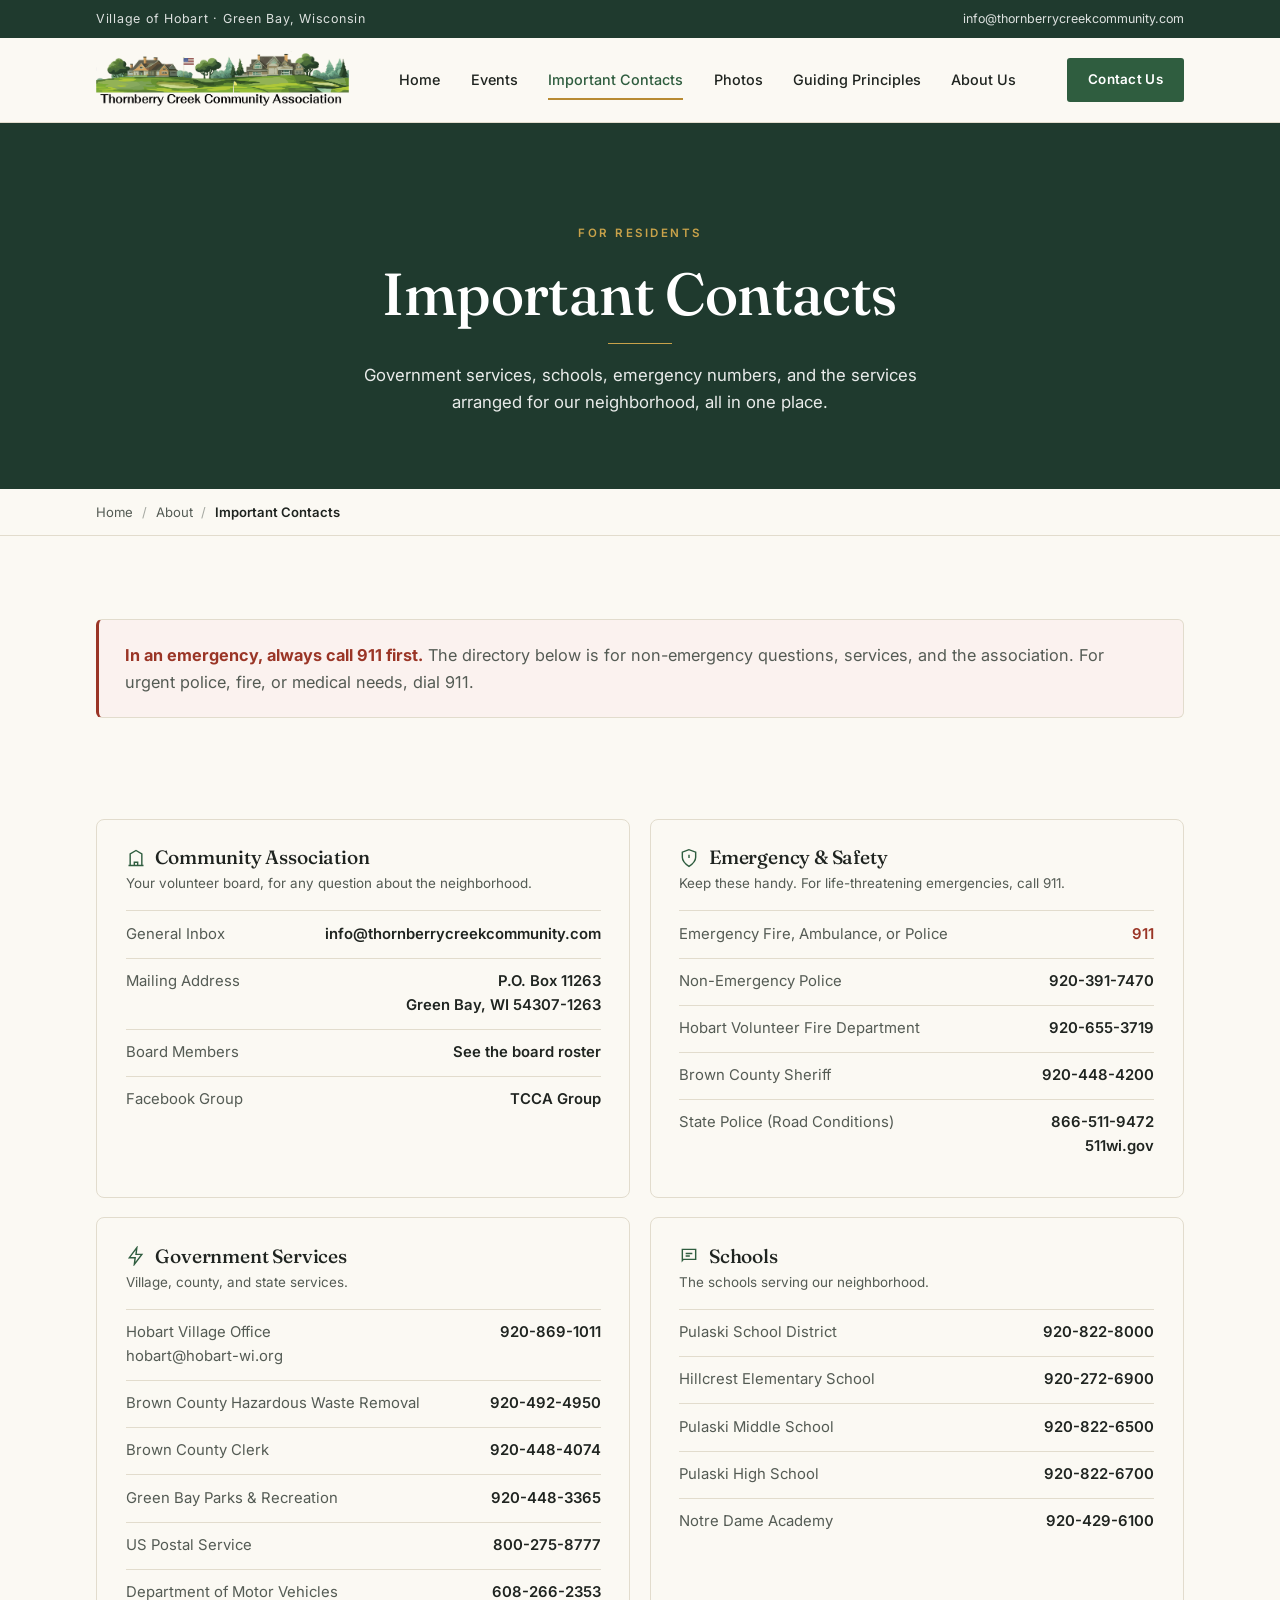
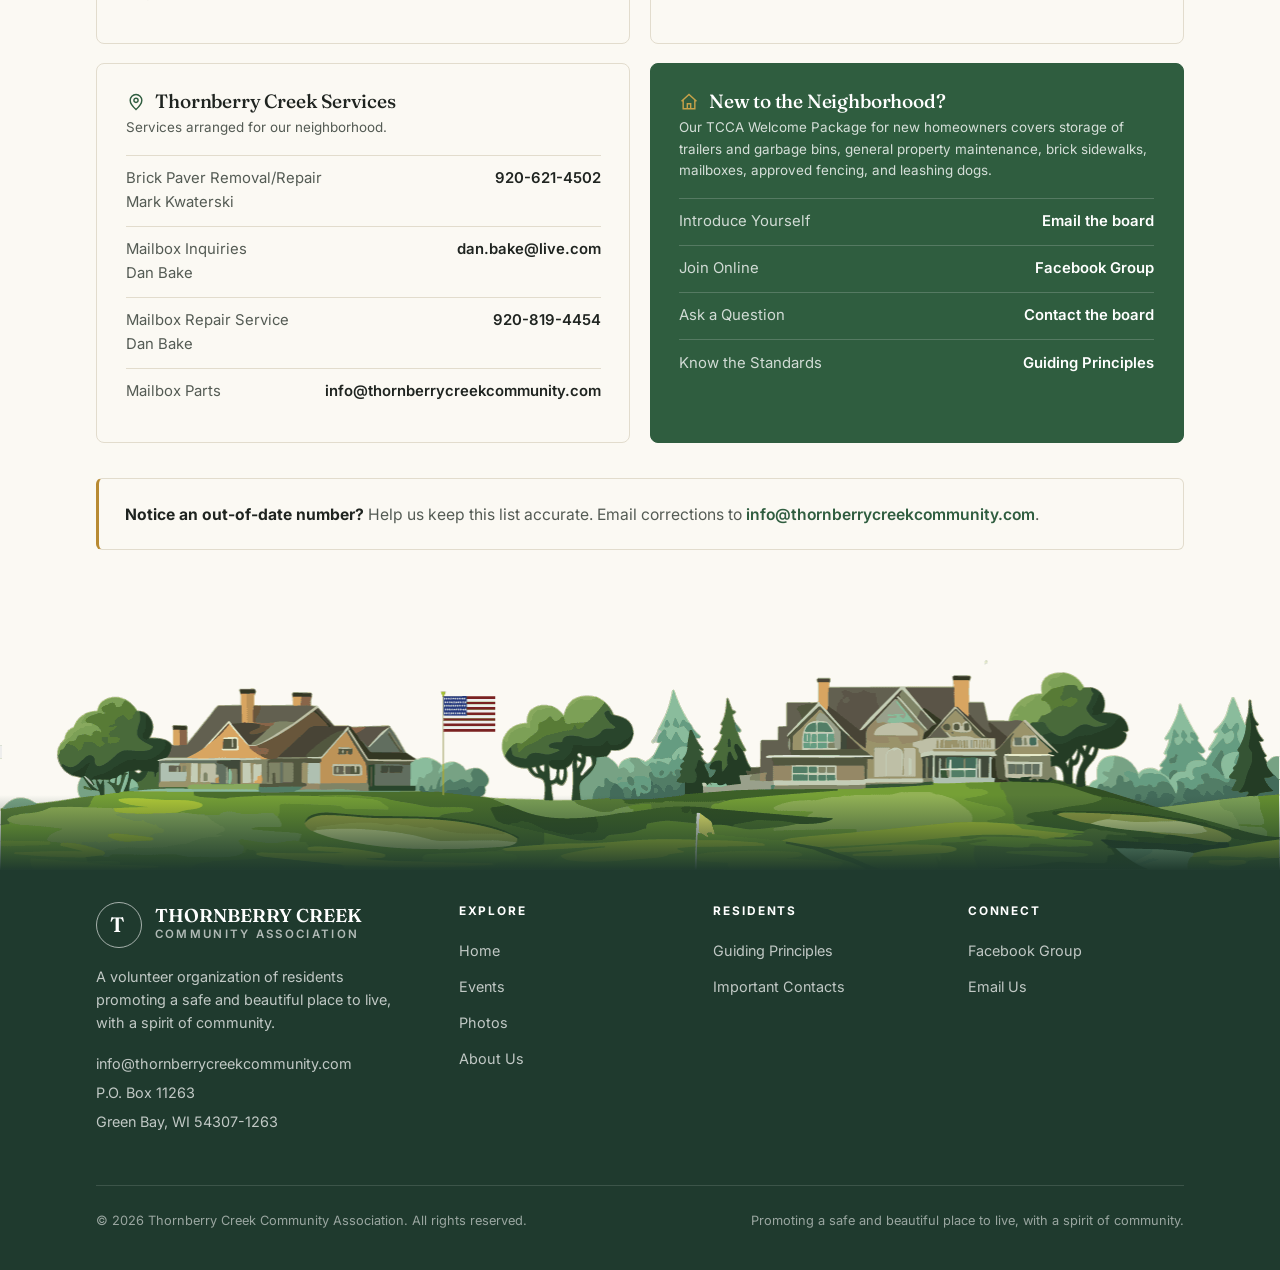
<file: important-contacts.html>
<!DOCTYPE html>
<html lang="en">
<head>
<meta charset="UTF-8" />
<meta name="viewport" content="width=device-width, initial-scale=1.0" />
<title>Important Contacts | Thornberry Creek Community Association</title>
<meta name="description" content="Government services, schools, emergency numbers, and Thornberry Creek services for residents of Thornberry Creek Estates, Village of Hobart, Wisconsin." />
<link rel="icon" href="/favicon.ico" sizes="32x32" />
<link rel="icon" href="/assets/favicon.svg" type="image/svg+xml" />
<link rel="apple-touch-icon" href="/assets/apple-touch-icon.png" />
<meta name="theme-color" content="#2f5d3f" />
<link rel="canonical" href="https://thornberrycreekcommunity.com/important-contacts" />
<meta property="og:type" content="website" />
<meta property="og:site_name" content="Thornberry Creek Community Association" />
<meta property="og:locale" content="en_US" />
<meta property="og:url" content="https://thornberrycreekcommunity.com/important-contacts" />
<meta property="og:title" content="Important Contacts | Thornberry Creek Community Association" />
<meta property="og:description" content="Government services, schools, emergency numbers, and Thornberry Creek services for residents of Thornberry Creek Estates, Village of Hobart, Wisconsin." />
<meta property="og:image" content="https://thornberrycreekcommunity.com/assets/aerial-lakes.jpg" />
<meta property="og:image:width" content="1250" />
<meta property="og:image:height" content="663" />
<meta property="og:image:alt" content="Aerial view of the Thornberry Creek neighborhood, its lakes, and the golf course fairways" />
<meta name="twitter:card" content="summary_large_image" />
<meta name="twitter:title" content="Important Contacts | Thornberry Creek Community Association" />
<meta name="twitter:description" content="Government services, schools, emergency numbers, and Thornberry Creek services for residents of Thornberry Creek Estates, Village of Hobart, Wisconsin." />
<meta name="twitter:image" content="https://thornberrycreekcommunity.com/assets/aerial-lakes.jpg" />
<meta name="twitter:image:alt" content="Aerial view of the Thornberry Creek neighborhood, its lakes, and the golf course fairways" />
<link rel="preconnect" href="https://fonts.googleapis.com" />
<link rel="preconnect" href="https://fonts.gstatic.com" crossorigin />
<link href="https://fonts.googleapis.com/css2?family=Fraunces:opsz,wght@9..144,400;9..144,500;9..144,600&family=Inter:wght@400;500;600&display=swap" rel="stylesheet" />
<link rel="stylesheet" href="/assets/site.css" />
<script src="/assets/analytics.js" async></script>
</head>
<body>

<div class="utility">
  <div class="wrap">
    <span class="loc">Village of Hobart · Green Bay, Wisconsin</span>
    <nav>
      <a href="mailto:info@thornberrycreekcommunity.com">info@thornberrycreekcommunity.com</a>
    </nav>
  </div>
</div>

<header>
  <div class="wrap nav">
    <a href="/" class="brand">
      <img src="/assets/logo.png" alt="Thornberry Creek Community Association" class="logo-img" />
    </a>
    <nav class="menu" id="menu">
      <a href="/">Home</a>
      <a href="/events">Events</a>
      <a href="/important-contacts" class="active">Important Contacts</a>
      <a href="/photo-gallery">Photos</a>
      <a href="/guiding-principles">Guiding Principles</a>
      <a href="/about-us">About Us</a>
    </nav>
    <div class="header-cta">
      <a href="mailto:info@thornberrycreekcommunity.com" class="btn btn-pine">Contact Us</a>
      <button class="menu-toggle" id="toggle" aria-label="Menu" aria-expanded="false" aria-controls="menu"><span></span><span></span><span></span></button>
    </div>
  </div>
</header>

<section class="page-hero solid">
  <div class="wrap">
    <span class="eyebrow">For Residents</span>
    <h1>Important Contacts</h1>
    <hr class="rule center" />
    <p>Government services, schools, emergency numbers, and the services arranged for our neighborhood, all in one place.</p>
  </div>
</section>

<div class="crumb">
  <div class="wrap">
    <a href="/">Home</a><span class="sep">/</span><a href="/about-us">About</a><span class="sep">/</span><span class="here">Important Contacts</span>
  </div>
</div>

<!-- EMERGENCY CALLOUT -->
<section class="band bg-paper" style="padding-top:clamp(48px,6vh,72px);padding-bottom:clamp(24px,4vh,40px)">
  <div class="wrap">
    <div class="callout reveal" style="max-width:none;border-left-color:#9a3526;background:#fbf2ef">
      <p style="font-size:1.02rem"><strong style="color:#9a3526">In an emergency, always call 911 first.</strong> The directory below is for non-emergency questions, services, and the association. For urgent police, fire, or medical needs, dial 911.</p>
    </div>
  </div>
</section>

<!-- DIRECTORY -->
<section class="band bg-paper" style="padding-top:clamp(24px,4vh,40px)">
  <div class="wrap">
    <div class="dir">
      <!-- ASSOCIATION -->
      <div class="dir-group reveal">
        <h2><span class="ico"><svg width="20" height="20" viewBox="0 0 24 24" fill="none" stroke="currentColor" stroke-width="1.7"><path d="M3 21h18M5 21V7l7-4 7 4v14M9 9h.01M15 9h.01M9 13h.01M15 13h.01M10 21v-4h4v4"/></svg></span>Community Association</h2>
        <p class="sub">Your volunteer board, for any question about the neighborhood.</p>
        <div class="dir-row"><span class="label">General Inbox</span><span class="val"><a href="mailto:info@thornberrycreekcommunity.com">info@thornberrycreekcommunity.com</a></span></div>
        <div class="dir-row"><span class="label">Mailing Address</span><span class="val">P.O. Box 11263<br/>Green Bay, WI 54307-1263</span></div>
        <div class="dir-row"><span class="label">Board Members</span><span class="val"><a href="/about-us">See the board roster</a></span></div>
        <div class="dir-row"><span class="label">Facebook Group</span><span class="val"><a href="https://www.facebook.com/groups/ThornberryCreekHOA">TCCA Group</a></span></div>
      </div>

      <!-- EMERGENCY -->
      <div class="dir-group reveal">
        <h2><span class="ico"><svg width="20" height="20" viewBox="0 0 24 24" fill="none" stroke="currentColor" stroke-width="1.7"><path d="M12 2 4 5v6c0 5 3.5 8 8 11 4.5-3 8-6 8-11V5z"/><path d="M12 8v4M12 16h.01"/></svg></span>Emergency &amp; Safety</h2>
        <p class="sub">Keep these handy. For life-threatening emergencies, call 911.</p>
        <div class="dir-row urgent"><span class="label">Emergency Fire, Ambulance, or Police</span><span class="val">911</span></div>
        <div class="dir-row"><span class="label">Non-Emergency Police</span><span class="val"><a href="tel:+19203917470">920-391-7470</a></span></div>
        <div class="dir-row"><span class="label">Hobart Volunteer Fire Department</span><span class="val"><a href="tel:+19206553719">920-655-3719</a></span></div>
        <div class="dir-row"><span class="label">Brown County Sheriff</span><span class="val"><a href="tel:+19204484200">920-448-4200</a></span></div>
        <div class="dir-row"><span class="label">State Police (Road Conditions)</span><span class="val"><a href="tel:+18665119472">866-511-9472</a><br/><a href="https://www.511wi.gov">511wi.gov</a></span></div>
      </div>

      <!-- GOVERNMENT -->
      <div class="dir-group reveal">
        <h2><span class="ico"><svg width="20" height="20" viewBox="0 0 24 24" fill="none" stroke="currentColor" stroke-width="1.7"><path d="M13 2 4 14h7l-1 8 9-12h-7z"/></svg></span>Government Services</h2>
        <p class="sub">Village, county, and state services.</p>
        <div class="dir-row"><span class="label">Hobart Village Office<br/><a href="mailto:hobart@hobart-wi.org" style="font-weight:400">hobart@hobart-wi.org</a></span><span class="val"><a href="tel:+19208691011">920-869-1011</a></span></div>
        <div class="dir-row"><span class="label">Brown County Hazardous Waste Removal</span><span class="val"><a href="tel:+19204924950">920-492-4950</a></span></div>
        <div class="dir-row"><span class="label">Brown County Clerk</span><span class="val"><a href="tel:+19204484074">920-448-4074</a></span></div>
        <div class="dir-row"><span class="label">Green Bay Parks &amp; Recreation</span><span class="val"><a href="tel:+19204483365">920-448-3365</a></span></div>
        <div class="dir-row"><span class="label">US Postal Service</span><span class="val"><a href="tel:+18002758777">800-275-8777</a></span></div>
        <div class="dir-row"><span class="label">Department of Motor Vehicles</span><span class="val"><a href="tel:+16082662353">608-266-2353</a></span></div>
      </div>

      <!-- SCHOOLS -->
      <div class="dir-group reveal">
        <h2><span class="ico"><svg width="20" height="20" viewBox="0 0 24 24" fill="none" stroke="currentColor" stroke-width="1.7"><path d="M4 4h16v12H5.2L4 17.5z"/><path d="M8 9h8M8 12h5"/></svg></span>Schools</h2>
        <p class="sub">The schools serving our neighborhood.</p>
        <div class="dir-row"><span class="label">Pulaski School District</span><span class="val"><a href="tel:+19208228000">920-822-8000</a></span></div>
        <div class="dir-row"><span class="label">Hillcrest Elementary School</span><span class="val"><a href="tel:+19202726900">920-272-6900</a></span></div>
        <div class="dir-row"><span class="label">Pulaski Middle School</span><span class="val"><a href="tel:+19208226500">920-822-6500</a></span></div>
        <div class="dir-row"><span class="label">Pulaski High School</span><span class="val"><a href="tel:+19208226700">920-822-6700</a></span></div>
        <div class="dir-row"><span class="label">Notre Dame Academy</span><span class="val"><a href="tel:+19204296100">920-429-6100</a></span></div>
      </div>

      <!-- TCCA SERVICES -->
      <div class="dir-group reveal">
        <h2><span class="ico"><svg width="20" height="20" viewBox="0 0 24 24" fill="none" stroke="currentColor" stroke-width="1.7"><path d="M12 21s7-6 7-11a7 7 0 0 0-14 0c0 5 7 11 7 11z"/><circle cx="12" cy="10" r="2.5"/></svg></span>Thornberry Creek Services</h2>
        <p class="sub">Services arranged for our neighborhood.</p>
        <div class="dir-row"><span class="label">Brick Paver Removal/Repair<br/><span style="font-weight:400">Mark Kwaterski</span></span><span class="val"><a href="tel:+19206214502">920-621-4502</a></span></div>
        <div class="dir-row"><span class="label">Mailbox Inquiries<br/><span style="font-weight:400">Dan Bake</span></span><span class="val"><a href="mailto:dan.bake@live.com">dan.bake@live.com</a></span></div>
        <div class="dir-row"><span class="label">Mailbox Repair Service<br/><span style="font-weight:400">Dan Bake</span></span><span class="val"><a href="tel:+19208194454">920-819-4454</a></span></div>
        <div class="dir-row"><span class="label">Mailbox Parts</span><span class="val"><a href="mailto:info@thornberrycreekcommunity.com">info@thornberrycreekcommunity.com</a></span></div>
      </div>

      <!-- NEW RESIDENT -->
      <div class="dir-group reveal" style="background:var(--pine);color:#fff;border-color:var(--pine)">
        <h2 style="color:#fff"><span class="ico" style="color:var(--gold-soft)"><svg width="20" height="20" viewBox="0 0 24 24" fill="none" stroke="currentColor" stroke-width="1.7"><path d="M3 11l9-8 9 8M5 10v10h14V10"/><path d="M10 20v-6h4v6"/></svg></span>New to the Neighborhood?</h2>
        <p class="sub" style="color:rgba(255,255,255,.8)">Our TCCA Welcome Package for new homeowners covers storage of trailers and garbage bins, general property maintenance, brick sidewalks, mailboxes, approved fencing, and leashing dogs.</p>
        <div class="dir-row" style="border-color:rgba(255,255,255,.18)"><span class="label" style="color:rgba(255,255,255,.78)">Introduce Yourself</span><span class="val" style="color:#fff"><a href="mailto:info@thornberrycreekcommunity.com" style="color:#fff">Email the board</a></span></div>
        <div class="dir-row" style="border-color:rgba(255,255,255,.18)"><span class="label" style="color:rgba(255,255,255,.78)">Join Online</span><span class="val" style="color:#fff"><a href="https://www.facebook.com/groups/ThornberryCreekHOA" style="color:#fff">Facebook Group</a></span></div>
        <div class="dir-row" style="border-color:rgba(255,255,255,.18)"><span class="label" style="color:rgba(255,255,255,.78)">Ask a Question</span><span class="val" style="color:#fff"><a href="mailto:info@thornberrycreekcommunity.com" style="color:#fff">Contact the board</a></span></div>
        <div class="dir-row" style="border-color:rgba(255,255,255,.18)"><span class="label" style="color:rgba(255,255,255,.78)">Know the Standards</span><span class="val" style="color:#fff"><a href="/guiding-principles" style="color:#fff">Guiding Principles</a></span></div>
      </div>
    </div>

    <div class="callout reveal" style="max-width:none;margin-top:2.2rem">
      <p><strong>Notice an out-of-date number?</strong> Help us keep this list accurate. Email corrections to <a href="mailto:info@thornberrycreekcommunity.com" style="color:var(--pine);font-weight:600">info@thornberrycreekcommunity.com</a>.</p>
    </div>
  </div>
</section>

<div class="streetscape" aria-hidden="true">
  <img src="/assets/footer-streetscape.png" alt="Illustration of Thornberry Creek homes along the golf course" />
</div>
<footer>
  <div class="wrap">
    <div class="foot-top">
      <div>
        <a href="/" class="brand">
          <span class="mark">T</span>
          <span><b style="color:#fff">Thornberry Creek</b><span>Community Association</span></span>
        </a>
        <p class="about">A volunteer organization of residents promoting a safe and beautiful place to live, with a spirit of community.</p>
        <div class="contact">
          <a href="mailto:info@thornberrycreekcommunity.com">info@thornberrycreekcommunity.com</a><br/>
          P.O. Box 11263<br/>
          Green Bay, WI 54307-1263
        </div>
      </div>
      <div>
        <h2 class="foot-h">Explore</h2>
        <ul>
          <li><a href="/">Home</a></li>
          <li><a href="/events">Events</a></li>
          <li><a href="/photo-gallery">Photos</a></li>
          <li><a href="/about-us">About Us</a></li>
        </ul>
      </div>
      <div>
        <h2 class="foot-h">Residents</h2>
        <ul>
          <li><a href="/guiding-principles">Guiding Principles</a></li>
          <li><a href="/important-contacts">Important Contacts</a></li>
        </ul>
      </div>
      <div>
        <h2 class="foot-h">Connect</h2>
        <ul>
          <li><a href="https://www.facebook.com/groups/ThornberryCreekHOA">Facebook Group</a></li>
          <li><a href="mailto:info@thornberrycreekcommunity.com">Email Us</a></li>
        </ul>
      </div>
    </div>
    <div class="foot-bottom">
      <span>© 2026 Thornberry Creek Community Association. All rights reserved.</span>
      <span>Promoting a safe and beautiful place to live, with a spirit of community.</span>
    </div>
  </div>
</footer>

<script>
  const toggle=document.getElementById('toggle'),menu=document.getElementById('menu');
  toggle.addEventListener('click',()=>{const o=menu.classList.toggle('open');toggle.setAttribute('aria-expanded',o);});
  menu.querySelectorAll('a').forEach(a=>a.addEventListener('click',()=>{menu.classList.remove('open');toggle.setAttribute('aria-expanded','false');}));
  const io=new IntersectionObserver(es=>es.forEach(e=>{if(e.isIntersecting){e.target.classList.add('in');io.unobserve(e.target)}}),{threshold:0,rootMargin:'0px 0px -6% 0px'});
  document.querySelectorAll('.reveal').forEach(el=>io.observe(el));
</script>
<script src="/assets/contact.js" defer></script>
</body>
</html>
</file>
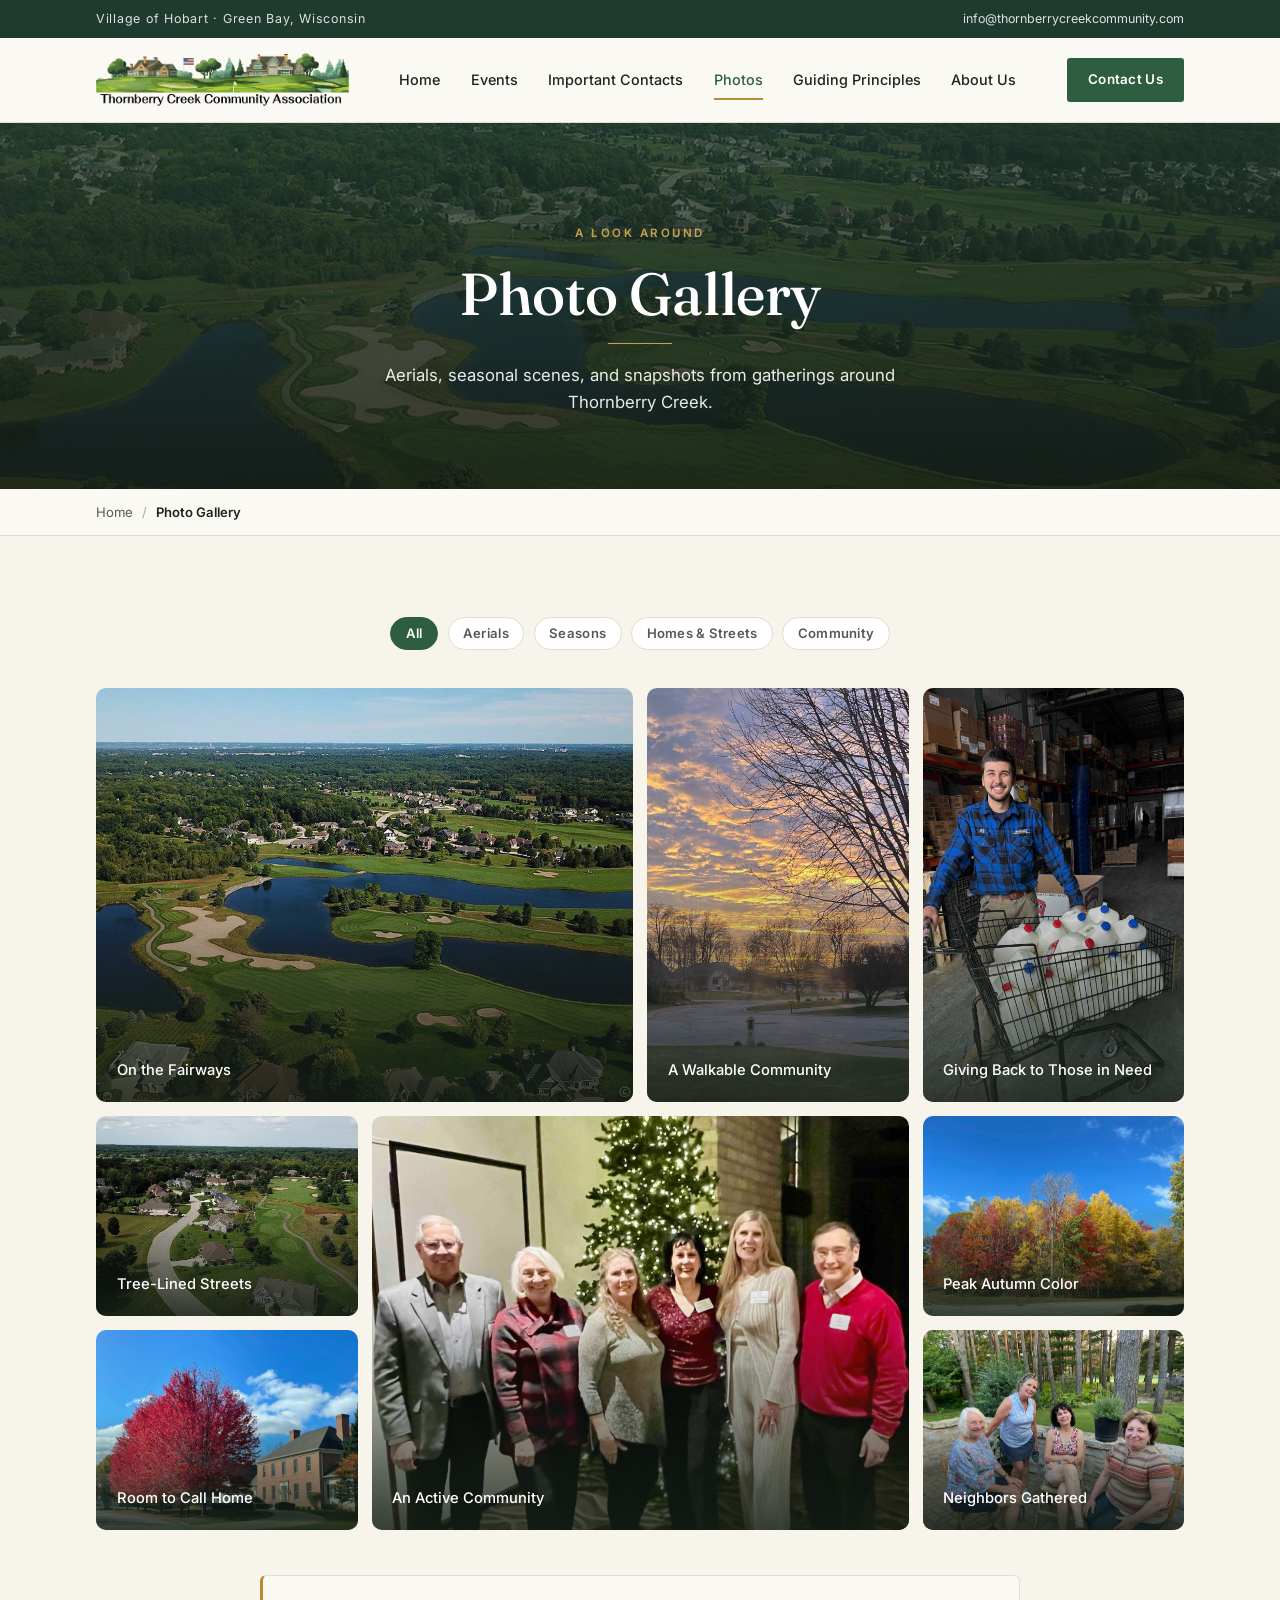
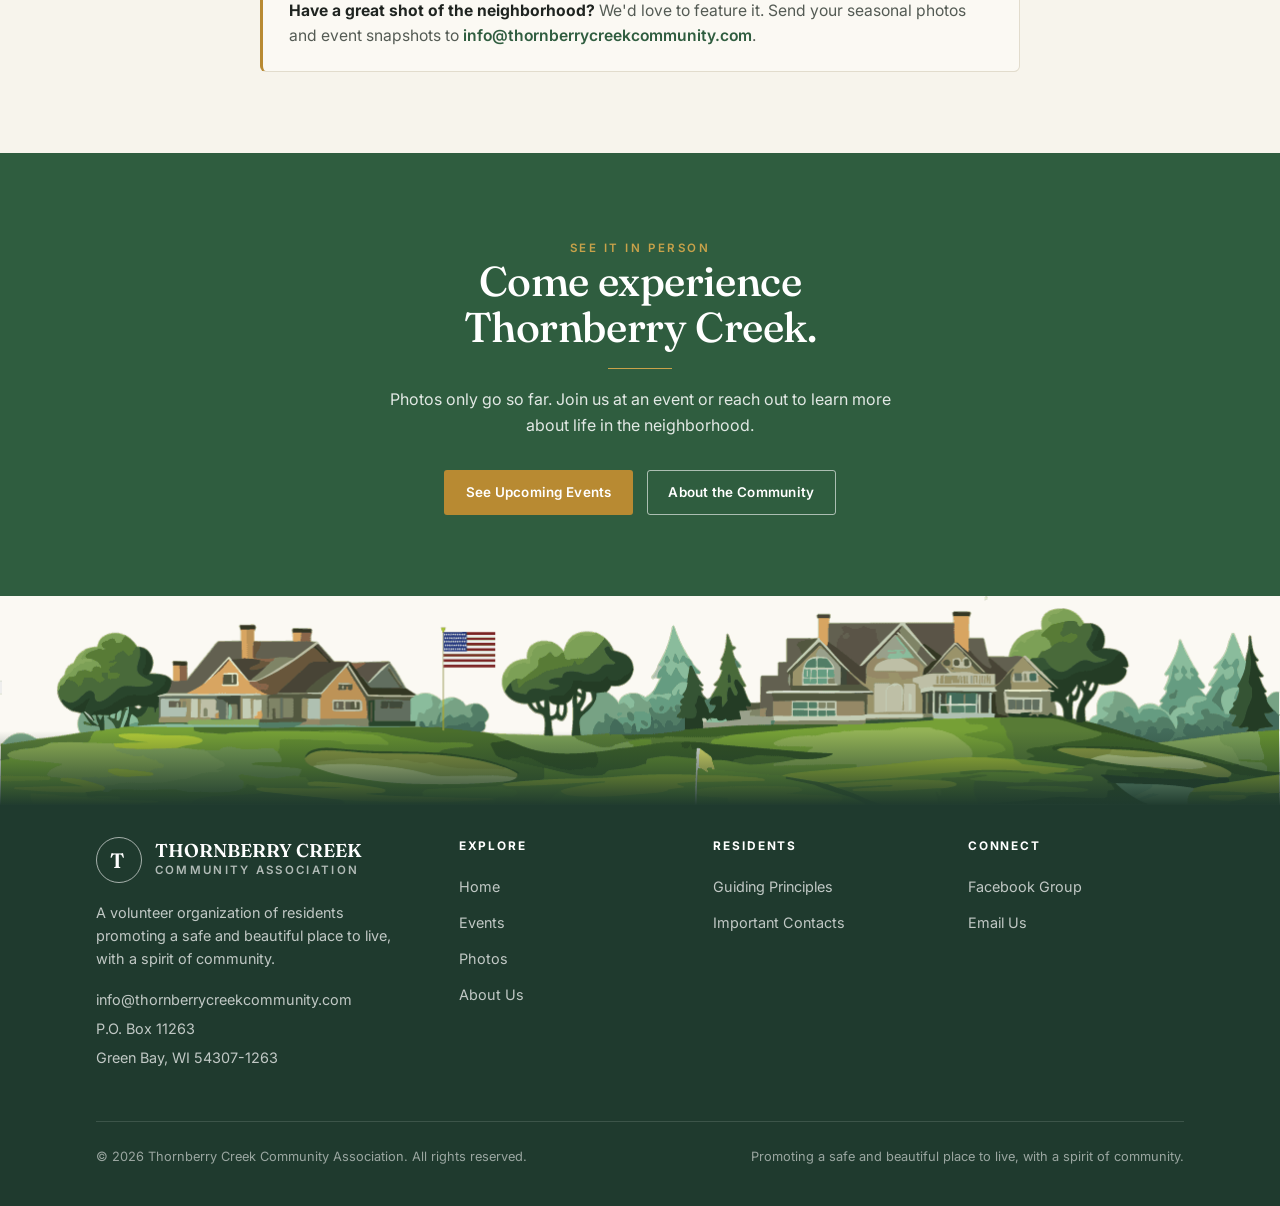
<file: photo-gallery.html>
<!DOCTYPE html>
<html lang="en">
<head>
<meta charset="UTF-8" />
<meta name="viewport" content="width=device-width, initial-scale=1.0" />
<title>Photo Gallery | Thornberry Creek Community Association</title>
<meta name="description" content="Aerials, seasonal scenes, and snapshots from around the Thornberry Creek neighborhood at Oneida near Green Bay, Wisconsin." />
<link rel="icon" href="/favicon.ico" sizes="32x32" />
<link rel="icon" href="/assets/favicon.svg" type="image/svg+xml" />
<link rel="apple-touch-icon" href="/assets/apple-touch-icon.png" />
<meta name="theme-color" content="#2f5d3f" />
<link rel="canonical" href="https://thornberrycreekcommunity.com/photo-gallery" />
<meta property="og:type" content="website" />
<meta property="og:site_name" content="Thornberry Creek Community Association" />
<meta property="og:locale" content="en_US" />
<meta property="og:url" content="https://thornberrycreekcommunity.com/photo-gallery" />
<meta property="og:title" content="Photo Gallery | Thornberry Creek Community Association" />
<meta property="og:description" content="Aerials, seasonal scenes, and snapshots from around the Thornberry Creek neighborhood at Oneida near Green Bay, Wisconsin." />
<meta property="og:image" content="https://thornberrycreekcommunity.com/assets/aerial-lakes.jpg" />
<meta property="og:image:width" content="1250" />
<meta property="og:image:height" content="663" />
<meta property="og:image:alt" content="Aerial view of the Thornberry Creek neighborhood, its lakes, and the golf course fairways" />
<meta name="twitter:card" content="summary_large_image" />
<meta name="twitter:title" content="Photo Gallery | Thornberry Creek Community Association" />
<meta name="twitter:description" content="Aerials, seasonal scenes, and snapshots from around the Thornberry Creek neighborhood at Oneida near Green Bay, Wisconsin." />
<meta name="twitter:image" content="https://thornberrycreekcommunity.com/assets/aerial-lakes.jpg" />
<meta name="twitter:image:alt" content="Aerial view of the Thornberry Creek neighborhood, its lakes, and the golf course fairways" />
<link rel="preconnect" href="https://fonts.googleapis.com" />
<link rel="preconnect" href="https://fonts.gstatic.com" crossorigin />
<link href="https://fonts.googleapis.com/css2?family=Fraunces:opsz,wght@9..144,400;9..144,500;9..144,600&family=Inter:wght@400;500;600&display=swap" rel="stylesheet" />
<link rel="stylesheet" href="/assets/site.css" />
<script src="/assets/analytics.js" async></script>
</head>
<body>

<div class="utility">
  <div class="wrap">
    <span class="loc">Village of Hobart · Green Bay, Wisconsin</span>
    <nav>
      <a href="mailto:info@thornberrycreekcommunity.com">info@thornberrycreekcommunity.com</a>
    </nav>
  </div>
</div>

<header>
  <div class="wrap nav">
    <a href="/" class="brand">
      <img src="/assets/logo.png" alt="Thornberry Creek Community Association" class="logo-img" />
    </a>
    <nav class="menu" id="menu">
      <a href="/">Home</a>
      <a href="/events">Events</a>
      <a href="/important-contacts">Important Contacts</a>
      <a href="/photo-gallery" class="active">Photos</a>
      <a href="/guiding-principles">Guiding Principles</a>
      <a href="/about-us">About Us</a>
    </nav>
    <div class="header-cta">
      <a href="mailto:info@thornberrycreekcommunity.com" class="btn btn-pine">Contact Us</a>
      <button class="menu-toggle" id="toggle" aria-label="Menu" aria-expanded="false" aria-controls="menu"><span></span><span></span><span></span></button>
    </div>
  </div>
</header>

<section class="page-hero">
  <img class="bg" src="/assets/aerial-lakes.jpg" alt="Aerial of the lakes and fairways" />
  <div class="wrap">
    <span class="eyebrow">A Look Around</span>
    <h1>Photo Gallery</h1>
    <hr class="rule center" />
    <p>Aerials, seasonal scenes, and snapshots from gatherings around Thornberry Creek.</p>
  </div>
</section>

<div class="crumb">
  <div class="wrap">
    <a href="/">Home</a><span class="sep">/</span><span class="here">Photo Gallery</span>
  </div>
</div>

<!-- GALLERY -->
<section class="band bg-cream">
  <div class="wrap">
    <div class="gal-filters reveal">
      <button class="active" data-filter="all">All</button>
      <button data-filter="aerial">Aerials</button>
      <button data-filter="seasons">Seasons</button>
      <button data-filter="homes">Homes &amp; Streets</button>
      <button data-filter="community">Community</button>
    </div>

    <div class="gal-grid reveal" id="grid">
      <figure class="gtile big" data-cat="aerial"><img src="/assets/aerial-lakes.jpg" alt="Aerial view of the lakes and fairways" /><figcaption>On the Fairways</figcaption></figure>
      <figure class="gtile tall" data-cat="homes"><img style="object-position:center 62%" src="/assets/walkable-community.jpg" alt="Golden sky over a Thornberry Creek street, sidewalks curving past the homes" loading="lazy" /><figcaption>A Walkable Community</figcaption></figure>
      <figure class="gtile tall" data-cat="community"><img style="object-position:center 30%" src="/assets/giving-back.jpg" alt="A volunteer with a cart of donated milk at a Green Bay food pantry" loading="lazy" /><figcaption>Giving Back to Those in Need</figcaption></figure>
      <figure class="gtile" data-cat="aerial"><img src="/assets/aerial-street.jpg" alt="Tree-lined streets seen from above" /><figcaption>Tree-Lined Streets</figcaption></figure>
      <figure class="gtile big" data-cat="community"><img style="object-position:center 38%" src="/assets/active-community.jpg" alt="Neighbors gathered by a lit Christmas tree at a TCCA holiday gathering" loading="lazy" /><figcaption>An Active Community</figcaption></figure>
      <figure class="gtile" data-cat="seasons"><img src="/assets/fall-foliage.jpg" alt="Brilliant fall foliage" /><figcaption>Peak Autumn Color</figcaption></figure>
      <figure class="gtile" data-cat="homes"><img src="/assets/red-tree-home.jpg" alt="Brick home framed by a red maple" /><figcaption>Room to Call Home</figcaption></figure>
      <figure class="gtile" data-cat="community"><img src="/assets/residents.jpg" alt="Neighbors gathered together" /><figcaption>Neighbors Gathered</figcaption></figure>
    </div>

    <div class="callout reveal" style="max-width:760px;margin:2.8rem auto 0">
      <p><strong>Have a great shot of the neighborhood?</strong> We'd love to feature it. Send your seasonal photos and event snapshots to <a href="mailto:info@thornberrycreekcommunity.com" style="color:var(--pine);font-weight:600">info@thornberrycreekcommunity.com</a>.</p>
    </div>
  </div>
</section>

<!-- CTA -->
<section class="band cta-strip">
  <div class="wrap reveal">
    <span class="eyebrow">See It in Person</span>
    <h2>Come experience Thornberry Creek.</h2>
    <hr class="rule center" />
    <p>Photos only go so far. Join us at an event or reach out to learn more about life in the neighborhood.</p>
    <div class="hero-cta">
      <a href="/events" class="btn btn-gold">See Upcoming Events</a>
      <a href="/about-us" class="btn btn-ghost">About the Community</a>
    </div>
  </div>
</section>

<div class="streetscape" aria-hidden="true">
  <img src="/assets/footer-streetscape.png" alt="Illustration of Thornberry Creek homes along the golf course" />
</div>
<footer>
  <div class="wrap">
    <div class="foot-top">
      <div>
        <a href="/" class="brand">
          <span class="mark">T</span>
          <span><b style="color:#fff">Thornberry Creek</b><span>Community Association</span></span>
        </a>
        <p class="about">A volunteer organization of residents promoting a safe and beautiful place to live, with a spirit of community.</p>
        <div class="contact">
          <a href="mailto:info@thornberrycreekcommunity.com">info@thornberrycreekcommunity.com</a><br/>
          P.O. Box 11263<br/>
          Green Bay, WI 54307-1263
        </div>
      </div>
      <div>
        <h2 class="foot-h">Explore</h2>
        <ul>
          <li><a href="/">Home</a></li>
          <li><a href="/events">Events</a></li>
          <li><a href="/photo-gallery">Photos</a></li>
          <li><a href="/about-us">About Us</a></li>
        </ul>
      </div>
      <div>
        <h2 class="foot-h">Residents</h2>
        <ul>
          <li><a href="/guiding-principles">Guiding Principles</a></li>
          <li><a href="/important-contacts">Important Contacts</a></li>
        </ul>
      </div>
      <div>
        <h2 class="foot-h">Connect</h2>
        <ul>
          <li><a href="https://www.facebook.com/groups/ThornberryCreekHOA">Facebook Group</a></li>
          <li><a href="mailto:info@thornberrycreekcommunity.com">Email Us</a></li>
        </ul>
      </div>
    </div>
    <div class="foot-bottom">
      <span>© 2026 Thornberry Creek Community Association. All rights reserved.</span>
      <span>Promoting a safe and beautiful place to live, with a spirit of community.</span>
    </div>
  </div>
</footer>

<script>
  const toggle=document.getElementById('toggle'),menu=document.getElementById('menu');
  toggle.addEventListener('click',()=>{const o=menu.classList.toggle('open');toggle.setAttribute('aria-expanded',o);});
  menu.querySelectorAll('a').forEach(a=>a.addEventListener('click',()=>{menu.classList.remove('open');toggle.setAttribute('aria-expanded','false');}));
  const io=new IntersectionObserver(es=>es.forEach(e=>{if(e.isIntersecting){e.target.classList.add('in');io.unobserve(e.target)}}),{threshold:0,rootMargin:'0px 0px -6% 0px'});
  document.querySelectorAll('.reveal').forEach(el=>io.observe(el));

  // Gallery filtering
  const filterBtns=document.querySelectorAll('.gal-filters button');
  const tiles=document.querySelectorAll('#grid .gtile');
  filterBtns.forEach(btn=>btn.addEventListener('click',()=>{
    filterBtns.forEach(b=>b.classList.remove('active'));
    btn.classList.add('active');
    const f=btn.dataset.filter;
    tiles.forEach(t=>{
      t.style.display=(f==='all'||t.dataset.cat===f)?'':'none';
    });
  }));
</script>
<script src="/assets/contact.js" defer></script>
</body>
</html>
</file>
<file: assets/site.css>
/* ============================================================
   Thornberry Creek Community Association, shared stylesheet
   "Editorial Heritage", pine + gold, Fraunces + Inter
   ============================================================ */

:root{
  --ink:#1f2420;
  --ink-soft:#545b54;
  --pine:#2f5d3f;
  --pine-deep:#1f3a2e;
  --gold:#b88a32;
  --gold-soft:#c8a24a;
  --cream:#f7f4ec;
  --cream-2:#efeadd;
  --paper:#fbf9f3;
  --line:#e2dccd;
  --white:#ffffff;
  --maxw:1200px;
  --pad:clamp(18px,4.5vw,56px);
  --serif:'Fraunces',Georgia,serif;
  --sans:'Inter',system-ui,sans-serif;
}
*{box-sizing:border-box;margin:0;padding:0}
html{scroll-behavior:smooth}
body{font-family:var(--sans);color:var(--ink);background:var(--cream);line-height:1.6;-webkit-font-smoothing:antialiased;overflow-x:hidden}
img{display:block;max-width:100%}
a{color:inherit;text-decoration:none}
.wrap{max-width:var(--maxw);margin:0 auto;padding-inline:var(--pad)}
h1,h2,h3,h4{font-family:var(--serif);font-weight:500;line-height:1.1;letter-spacing:-.01em}
.eyebrow{font-size:.72rem;font-weight:600;letter-spacing:.22em;text-transform:uppercase;color:var(--pine)}
.rule{width:64px;height:1px;background:var(--gold);margin:1.1rem 0;border:0}
.rule.center{margin-inline:auto}
.section-head{text-align:center;max-width:640px;margin:0 auto clamp(2.4rem,5vw,3.6rem)}
.section-head h2{font-size:clamp(2rem,4vw,3rem);margin:.8rem 0}
.section-head p{color:var(--ink-soft);font-size:1.05rem}

.btn{font-size:.84rem;font-weight:600;letter-spacing:.02em;padding:.78em 1.5em;border-radius:3px;display:inline-flex;align-items:center;gap:.5em;cursor:pointer;border:1px solid transparent;transition:.25s ease;white-space:nowrap}
.btn-pine{background:var(--pine);color:#fff}
.btn-pine:hover{background:var(--pine-deep)}
.btn-gold{background:var(--gold);color:#fff}
.btn-gold:hover{background:#a3781f}
.btn-ghost{border-color:rgba(255,255,255,.6);color:#fff}
.btn-ghost:hover{background:rgba(255,255,255,.14)}
.btn-outline{border-color:var(--line);color:var(--pine);background:var(--white)}
.btn-outline:hover{border-color:var(--pine)}
.link-arrow{color:var(--pine);font-weight:600;font-size:.9rem;display:inline-flex;align-items:center;gap:.4em;transition:.2s}
.link-arrow:hover{gap:.7em;color:var(--pine-deep)}

/* ---------- UTILITY BAR ---------- */
.utility{background:var(--pine-deep);color:rgba(255,255,255,.85);font-size:.78rem}
.utility .wrap{display:flex;justify-content:space-between;align-items:center;height:38px}
.utility .loc{letter-spacing:.06em}
.utility nav{display:flex;gap:1.4rem}
.utility a{transition:.2s}
.utility a:hover{color:var(--gold-soft)}

/* ---------- HEADER ---------- */
header{position:sticky;top:0;z-index:50;background:var(--paper);border-bottom:1px solid var(--line)}
.nav{display:flex;align-items:center;justify-content:space-between;height:84px;gap:1.5rem}
.brand{display:flex;align-items:center;gap:.8rem;flex-shrink:0}
.logo-img{height:58px;width:auto;display:block}
.brand .mark{width:46px;height:46px;border:1.5px solid var(--pine);border-radius:50%;display:grid;place-items:center;font-family:var(--serif);font-size:1.3rem;font-weight:600;color:var(--pine)}
.brand b{font-family:var(--serif);font-weight:600;font-size:1.16rem;color:var(--ink);line-height:1.05;display:block;letter-spacing:0}
.brand span{font-size:.72rem;font-weight:600;letter-spacing:.2em;text-transform:uppercase;color:var(--ink-soft)}
.menu{display:flex;gap:1.9rem;align-items:center}
.menu>a{font-size:.9rem;font-weight:500;color:var(--ink);padding:.4rem 0;position:relative;transition:.2s}
.menu>a::after{content:"";position:absolute;left:0;bottom:-2px;width:0;height:2px;background:var(--gold);transition:.25s}
.menu>a:hover{color:var(--pine)}
.menu>a:hover::after{width:100%}
.menu>a.active{color:var(--pine)}
.menu>a.active::after{width:100%}
.header-cta{display:flex;align-items:center;gap:1rem;flex-shrink:0}
.search-ic{width:38px;height:38px;border:1px solid var(--line);border-radius:50%;display:grid;place-items:center;color:var(--ink-soft);transition:.2s}
.search-ic:hover{border-color:var(--pine);color:var(--pine)}
.menu-toggle{display:none;flex-direction:column;gap:5px;background:none;border:0;cursor:pointer;padding:6px;z-index:60}
.menu-toggle span{width:26px;height:2px;background:var(--ink);transition:.3s}

/* ---------- HERO (homepage) ---------- */
.hero{position:relative;min-height:78vh;display:flex;align-items:center;justify-content:center;text-align:center;color:#fff;overflow:hidden;padding:5rem 1rem}
.hero img.bg{position:absolute;inset:0;width:100%;height:100%;object-fit:cover;z-index:-2}
.hero::after{content:"";position:absolute;inset:0;z-index:-1;background:linear-gradient(180deg,rgba(20,30,22,.5),rgba(20,30,22,.34) 40%,rgba(20,30,22,.6))}
.hero .eyebrow{color:#fff;opacity:.95}
.hero h1{font-size:clamp(2.6rem,6vw,5rem);max-width:16ch;margin:1.1rem auto;text-shadow:0 2px 26px rgba(0,0,0,.32)}
.hero p.lead{font-size:clamp(1.02rem,1.5vw,1.22rem);max-width:50ch;margin:0 auto;color:rgba(255,255,255,.94)}
.hero .rule{background:var(--gold-soft)}
.hero-cta{display:flex;gap:.9rem;justify-content:center;flex-wrap:wrap;margin-top:2rem}

/* ---------- PAGE BANNER (subpages) ---------- */
.page-hero{position:relative;color:#fff;overflow:hidden;padding:clamp(3.4rem,8vw,6rem) 0 clamp(3rem,6vw,4.6rem);text-align:center}
.page-hero img.bg{position:absolute;inset:0;width:100%;height:100%;object-fit:cover;z-index:-2}
.page-hero::after{content:"";position:absolute;inset:0;z-index:-1;background:linear-gradient(180deg,rgba(31,58,46,.74),rgba(20,30,22,.82))}
.page-hero .eyebrow{color:var(--gold-soft)}
.page-hero h1{font-size:clamp(2.2rem,5vw,3.7rem);max-width:18ch;margin:1rem auto .2rem}
.page-hero p{max-width:54ch;margin:.9rem auto 0;color:rgba(255,255,255,.9);font-size:1.05rem}
.page-hero .rule{background:var(--gold-soft)}
.page-hero.solid{background:var(--pine-deep)}
.page-hero.solid::after{display:none}

/* ---------- BREADCRUMB ---------- */
.crumb{background:var(--paper);border-bottom:1px solid var(--line);font-size:.82rem}
.crumb .wrap{display:flex;align-items:center;gap:.55rem;height:46px;color:var(--ink-soft);flex-wrap:wrap}
.crumb a:hover{color:var(--pine)}
.crumb .sep{opacity:.5}
.crumb .here{color:var(--ink);font-weight:600}

/* ---------- SECTION SHELL ---------- */
section.band{padding:clamp(64px,9vh,116px) 0;position:relative;overflow:hidden}
.engrave{position:absolute;pointer-events:none;z-index:0;opacity:.13}
.band>.wrap{position:relative;z-index:1}
.reveal{opacity:0;transform:translateY(24px);transition:.85s cubic-bezier(.16,.84,.44,1)}
.reveal.in{opacity:1;transform:none}
.events .engrave.cattail{right:18px;bottom:18px;width:min(210px,21vw);opacity:.26}
.resources .engrave.pine{left:10px;top:18px;width:min(210px,21vw);opacity:.24;transform:rotate(-6deg)}
.events{background:var(--paper)}
.news{background:var(--cream)}
.resources{background:var(--cream-2)}
.bg-paper{background:var(--paper)}
.bg-cream{background:var(--cream)}
.bg-cream2{background:var(--cream-2)}

/* ---------- PROSE (article/body copy) ---------- */
.prose{max-width:760px;margin:0 auto;color:var(--ink)}
.prose.left{margin-inline:0}
.prose p{margin-bottom:1.15rem;color:var(--ink-soft);font-size:1.04rem}
.prose h2{font-size:clamp(1.6rem,3vw,2.2rem);margin:2.4rem 0 1rem}
.prose h3{font-size:1.3rem;margin:1.8rem 0 .7rem;color:var(--ink)}
.prose ul,.prose ol{margin:0 0 1.2rem 1.2rem;color:var(--ink-soft)}
.prose li{margin-bottom:.5rem;font-size:1.02rem;padding-left:.2rem}
.prose a{color:var(--pine);font-weight:600;text-decoration:underline;text-underline-offset:3px;text-decoration-color:var(--line)}
.prose a:hover{text-decoration-color:var(--pine)}
.prose .lead-p{font-size:1.18rem;color:var(--ink);font-family:var(--serif);line-height:1.5}
.callout{background:var(--paper);border:1px solid var(--line);border-left:3px solid var(--gold);border-radius:6px;padding:1.4rem 1.6rem;margin:1.8rem 0}
.callout p{margin:0;color:var(--ink-soft);font-size:.98rem}
.callout strong{color:var(--ink)}
/* The 33-character inbox address is wider than a 320px phone's text column.
   body hides horizontal overflow, so unbroken it was clipped at the edge. */
.prose,.callout,.faq .ans{overflow-wrap:break-word}

/* ---------- TWO-COLUMN SPLIT ---------- */
.split{display:grid;grid-template-columns:1.1fr 1fr;gap:clamp(2rem,5vw,4.5rem);align-items:center}
.split.rev{grid-template-columns:1fr 1.1fr}
.split .media{border-radius:10px;overflow:hidden;box-shadow:0 24px 50px -34px rgba(31,58,46,.55)}
.split .media img{width:100%;height:100%;object-fit:cover;aspect-ratio:4/3}
.split h2{font-size:clamp(1.7rem,3.4vw,2.6rem);margin:.7rem 0 1rem}
.split p{color:var(--ink-soft);margin-bottom:1rem}

/* ---------- STAT BAND ---------- */
.stats{background:var(--pine-deep);color:#fff}
.stats .wrap{display:grid;grid-template-columns:repeat(4,1fr)}
.stat{padding:2.6rem 1.2rem;text-align:center;border-right:1px solid rgba(255,255,255,.12)}
.stat:last-child{border-right:0}
.stat b{font-family:var(--serif);font-size:clamp(2rem,3.4vw,2.9rem);font-weight:500;display:block;line-height:1}
.stat b em{color:var(--gold-soft);font-style:normal}
.stat span{font-size:.73rem;letter-spacing:.14em;text-transform:uppercase;color:rgba(255,255,255,.7);margin-top:.7rem;display:block}

/* ---------- VALUE / FEATURE CARDS ---------- */
.feat-grid{display:grid;grid-template-columns:repeat(3,1fr);gap:1.4rem}
.fcard{background:var(--paper);border:1px solid var(--line);border-radius:6px;padding:2rem 1.7rem;transition:.3s;display:flex;flex-direction:column;gap:.6rem}
.fcard:hover{background:var(--white);transform:translateY(-4px);box-shadow:0 20px 40px -28px rgba(31,58,46,.5);border-color:transparent}
.fcard .ico{width:48px;height:48px;border-radius:50%;background:rgba(47,93,63,.1);color:var(--pine);display:grid;place-items:center;margin-bottom:.4rem}
.fcard h3{font-size:1.22rem}
.fcard p{font-size:.94rem;color:var(--ink-soft)}

/* ---------- BOARD / PEOPLE ---------- */
.people{display:grid;grid-template-columns:repeat(3,1fr);gap:1.6rem}
.person{background:var(--white);border:1px solid var(--line);border-radius:8px;overflow:hidden;text-align:center;transition:.3s}
.person:hover{transform:translateY(-4px);box-shadow:0 22px 44px -30px rgba(31,58,46,.5);border-color:transparent}
.person .avatar{aspect-ratio:1;background:var(--cream-2);display:grid;place-items:center;color:var(--pine);font-family:var(--serif);font-size:2.6rem;font-weight:500;border-bottom:1px solid var(--line);overflow:hidden}
.person .avatar img{width:100%;height:100%;object-fit:cover}
.person .pbody{padding:1.4rem 1.3rem 1.6rem}
.person h3{font-size:1.18rem;margin-bottom:.15rem}
.person .role{font-size:.72rem;font-weight:700;letter-spacing:.12em;text-transform:uppercase;color:var(--gold);margin-bottom:.6rem;display:block}
.person p{font-size:.9rem;color:var(--ink-soft)}

/* ---------- CONTACT DIRECTORY ---------- */
.dir{display:grid;grid-template-columns:repeat(2,1fr);gap:1.2rem}
.dir-group{background:var(--paper);border:1px solid var(--line);border-radius:8px;padding:1.7rem 1.8rem}
.dir-group h2{font-size:1.2rem;margin-bottom:.3rem;display:flex;align-items:center;gap:.6rem}
.dir-group h2 .ico{color:var(--pine);display:grid;place-items:center}
.dir-group .sub{font-size:.84rem;color:var(--ink-soft);margin-bottom:1rem}
.dir-row{display:flex;justify-content:space-between;gap:1rem;padding:.7rem 0;border-top:1px solid var(--line);font-size:.93rem}
.dir-row .label{color:var(--ink-soft)}
/* The general inbox address is 33 unbreakable characters. Without this the row
   min-content is 391px, which forces .dir-group to 451px and the directory gets
   clipped by the band's overflow:hidden on any phone. */
.dir-row .label,.dir-row .val{min-width:0;overflow-wrap:anywhere}
/* A phone number split across two lines is unreadable, and 911 breaking to
   "91 / 1" is worse than unreadable. Numbers never break. */
.dir-row .val a[href^="tel:"],.dir-row.urgent .val{white-space:nowrap}
.dir-row .val{font-weight:600;text-align:right}
.dir-row .val a:hover{color:var(--pine)}
.dir-row.urgent .val{color:#9a3526}

/* ---------- EMAIL FALLBACK PANEL ---------- */
/* Shown by contact.js only when a mailto link found no mail program to open,
   which is the normal state of a desktop where mail is read in a browser tab.
   Sits above the sticky header, which is z-index 50. */
.mailto-back{position:fixed;inset:0;z-index:100;background:rgba(20,30,22,.55);display:grid;place-items:center;padding:1.2rem}
/* display:grid above would beat the hidden attribute's display:none, leaving a
   closed panel stretched invisibly over the page, eating every click on it. */
.mailto-back[hidden]{display:none}
.mailto-panel{background:var(--paper);border:1px solid var(--line);border-radius:10px;padding:clamp(1.6rem,4vw,2.2rem);max-width:440px;width:100%;box-shadow:0 30px 70px -30px rgba(20,30,22,.6);text-align:center}
.mailto-panel h2{font-size:1.5rem;margin-bottom:.7rem}
.mailto-note{font-size:.9rem;color:var(--ink-soft);margin-bottom:1.2rem}
/* The address is the point of the panel, and someone may need to read it off
   the screen to type by hand, so it gets the serif at a comfortable size and
   breaks rather than overflowing on a narrow phone. */
.mailto-addr{font-family:var(--serif);font-size:clamp(.9rem,3.4vw,1.05rem);color:var(--pine);font-weight:600;background:var(--cream-2);border-radius:5px;padding:.75rem .8rem;margin-bottom:1.3rem;overflow-wrap:anywhere}
.mailto-actions{display:flex;flex-direction:column;gap:.6rem}
.mailto-actions .btn{justify-content:center;white-space:normal}
.mailto-close{margin-top:1.1rem;background:none;border:0;font-family:var(--sans);font-size:.85rem;font-weight:600;color:var(--ink-soft);cursor:pointer;padding:.4rem .8rem;transition:.2s}
.mailto-close:hover{color:var(--pine)}

/* ---------- GALLERY ---------- */
.gal-filters{display:flex;gap:.6rem;flex-wrap:wrap;justify-content:center;margin-bottom:2.4rem}
.gal-filters button{font-family:var(--sans);font-size:.82rem;font-weight:600;letter-spacing:.02em;padding:.55em 1.1em;border-radius:40px;border:1px solid var(--line);background:var(--white);color:var(--ink-soft);cursor:pointer;transition:.2s}
.gal-filters button:hover{border-color:var(--pine);color:var(--pine)}
.gal-filters button.active{background:var(--pine);border-color:var(--pine);color:#fff}
/* dense backfills the holes left by mixed tile spans. The filter buttons hide
   tiles at runtime, so the set being packed changes constantly and no fixed
   arrangement tessellates in every state. */
.gal-grid{display:grid;grid-template-columns:repeat(4,1fr);grid-auto-rows:200px;gap:14px;grid-auto-flow:row dense}
.gtile{position:relative;border-radius:10px;overflow:hidden;display:flex;align-items:flex-end;color:#fff;cursor:pointer}
.gtile img{position:absolute;inset:0;width:100%;height:100%;object-fit:cover;transition:.7s ease}
.gtile:hover img{transform:scale(1.07)}
.gtile::after{content:"";position:absolute;inset:0;background:linear-gradient(180deg,rgba(20,30,22,0) 42%,rgba(20,30,22,.82))}
.gtile figcaption{position:relative;z-index:1;padding:1.2rem 1.3rem;font-size:.92rem;font-weight:500}
.gtile.big{grid-column:span 2;grid-row:span 2}
.gtile.wide{grid-column:span 2}
.gtile.tall{grid-row:span 2}

/* ---------- TIMELINE (events recurring) ---------- */
.tl{max-width:760px;margin:0 auto;border-left:2px solid var(--line);padding-left:1.8rem}
.tl-item{position:relative;padding-bottom:1.8rem}
.tl-item::before{content:"";position:absolute;left:calc(-1.8rem - 6px);top:.35rem;width:11px;height:11px;border-radius:50%;background:var(--gold);border:2px solid var(--cream)}
.tl-item .when{font-size:.74rem;font-weight:700;letter-spacing:.1em;text-transform:uppercase;color:var(--pine)}
.tl-item h3{font-size:1.18rem;margin:.2rem 0 .35rem}
.tl-item p{font-size:.94rem;color:var(--ink-soft)}

/* ---------- EVENTS (shared with homepage) ---------- */
.events-grid{display:grid;grid-template-columns:300px 1fr;gap:clamp(1.8rem,4vw,3.5rem);align-items:start}
.date-list{border-top:2px solid var(--pine)}
.date-row{display:flex;gap:1rem;padding:1.1rem .2rem;border-bottom:1px solid var(--line);align-items:baseline}
.date-row .d{font-family:var(--serif);font-size:1.05rem;color:var(--pine);font-weight:600;width:54px;flex-shrink:0;line-height:1.1}
.date-row .d small{display:block;font-family:var(--sans);font-size:.62rem;letter-spacing:.14em;text-transform:uppercase;color:var(--ink-soft);font-weight:600}
.date-row a{font-size:.92rem;font-weight:500;transition:.2s}
.date-row a:hover{color:var(--pine)}
.event-cards{display:grid;gap:1.2rem}
.ecard{background:var(--white);border:1px solid var(--line);border-radius:6px;padding:1.5rem 1.7rem;display:flex;gap:1.5rem;transition:.3s;box-shadow:0 1px 0 rgba(0,0,0,.02)}
.ecard:hover{box-shadow:0 18px 40px -26px rgba(31,58,46,.5);border-color:transparent;transform:translateY(-3px)}
.ecard .cal{flex-shrink:0;width:74px;text-align:center;border-right:1px solid var(--line);padding-right:1.4rem}
.ecard .cal .mo{font-size:.7rem;font-weight:700;letter-spacing:.12em;text-transform:uppercase;color:var(--gold)}
.ecard .cal .day{font-family:var(--serif);font-size:2.4rem;font-weight:500;line-height:1;color:var(--pine);margin:.1rem 0}
.ecard .cal .yr{font-size:.72rem;color:var(--ink-soft)}
.ecard h3{font-size:1.3rem;margin-bottom:.5rem}
.ecard .meta{display:flex;flex-wrap:wrap;gap:.3rem 1.2rem;font-size:.86rem;color:var(--ink-soft);margin-bottom:.7rem}
.ecard .meta span{display:inline-flex;align-items:center;gap:.4em}
.ecard .cost{display:inline-block;font-size:.72rem;font-weight:700;letter-spacing:.06em;text-transform:uppercase;color:var(--pine);background:rgba(47,93,63,.09);padding:.25em .7em;border-radius:3px}
.ecard.feature{background:var(--pine-deep);border-color:var(--pine-deep);color:#fff}
.ecard.feature .cal{border-color:rgba(255,255,255,.2)}
.ecard.feature .cal .day{color:#fff}
.ecard.feature .cal .yr,.ecard.feature .meta{color:rgba(255,255,255,.8)}
.ecard.feature .cost{color:#fff;background:var(--gold)}
/* Optional event photo. Add .has-photo to the card and a .shot block after the
   text column. Cards without one are untouched. */
.ecard.has-photo>div:nth-child(2){flex:1;min-width:0}
.ecard .shot{flex-shrink:0;align-self:flex-start;width:210px;aspect-ratio:244/190;border-radius:5px;overflow:hidden;background:var(--cream-2)}
.ecard .shot img{display:block;width:100%;height:100%;object-fit:cover}
.ecard.feature .shot{background:rgba(255,255,255,.08)}
.events .browse,.browse{margin-top:2.2rem;text-align:center}
.month-label{font-family:var(--serif);font-size:1.5rem;color:var(--pine);margin:2.4rem 0 1.1rem;padding-bottom:.5rem;border-bottom:1px solid var(--line);display:flex;align-items:baseline;gap:.6rem}
.month-label span{font-size:.8rem;font-family:var(--sans);color:var(--ink-soft);font-weight:500}

/* ---------- NEWS (shared with homepage) ---------- */
.news-grid{display:grid;grid-template-columns:repeat(3,1fr);gap:1.6rem}
.ncard{background:var(--white);border:1px solid var(--line);border-radius:6px;overflow:hidden;display:flex;flex-direction:column;transition:.3s}
.ncard:hover{transform:translateY(-5px);box-shadow:0 22px 44px -28px rgba(31,58,46,.5);border-color:transparent}
.ncard .ph{aspect-ratio:16/10;overflow:hidden}
.ncard .ph img{width:100%;height:100%;object-fit:cover;transition:.6s}
.ncard:hover .ph img{transform:scale(1.06)}
.ncard .body{padding:1.5rem 1.6rem 1.7rem;display:flex;flex-direction:column;flex:1}
.ncard .cat{font-size:.68rem;font-weight:700;letter-spacing:.13em;text-transform:uppercase;color:var(--gold);margin-bottom:.6rem}
.ncard h3{font-size:1.28rem;margin-bottom:.6rem;line-height:1.18}
.ncard p{font-size:.92rem;color:var(--ink-soft);margin-bottom:1rem}
.ncard .date{margin-top:auto;font-size:.8rem;color:var(--ink-soft);padding-top:.8rem;border-top:1px solid var(--line)}
.news .browse{text-align:center;margin-top:2.6rem}

/* ---------- RESOURCES (shared with homepage) ---------- */
.res-grid{display:grid;grid-template-columns:repeat(4,1fr);gap:1.3rem}
.rcard{background:var(--paper);border:1px solid var(--line);border-radius:6px;padding:2rem 1.6rem;transition:.3s;display:flex;flex-direction:column;gap:.7rem}
.rcard:hover{background:var(--white);transform:translateY(-5px);box-shadow:0 20px 40px -28px rgba(31,58,46,.5);border-color:transparent}
.rcard .ico{width:48px;height:48px;border-radius:50%;background:rgba(47,93,63,.1);color:var(--pine);display:grid;place-items:center;margin-bottom:.4rem}
.rcard h3{font-size:1.2rem}
.rcard p{font-size:.9rem;color:var(--ink-soft);flex:1}

/* ---------- CONTACT / FORM ---------- */
.form-card{background:var(--paper);border:1px solid var(--line);border-radius:10px;padding:clamp(1.8rem,4vw,2.8rem)}
.field{margin-bottom:1.1rem}
.field label{display:block;font-size:.8rem;font-weight:600;letter-spacing:.04em;text-transform:uppercase;color:var(--ink-soft);margin-bottom:.45rem}
.field input,.field textarea,.field select{width:100%;padding:.85em 1em;border:1px solid var(--line);border-radius:5px;font-family:var(--sans);font-size:.95rem;background:var(--white);color:var(--ink);transition:.2s}
.field input:focus,.field textarea:focus,.field select:focus{outline:none;border-color:var(--pine);box-shadow:0 0 0 3px rgba(47,93,63,.1)}
.field textarea{min-height:140px;resize:vertical}
.field-2{display:grid;grid-template-columns:1fr 1fr;gap:1.1rem}
.confirm-msg{display:none;background:rgba(47,93,63,.09);border:1px solid var(--pine);border-radius:6px;padding:1rem 1.2rem;color:var(--pine);font-weight:600;font-size:.95rem;margin-top:1rem}

/* ---------- LIFESTYLE band ---------- */
.life{position:relative;color:#fff;text-align:center}
.life img.bg{position:absolute;inset:0;width:100%;height:100%;object-fit:cover;z-index:-2}
.life::after{content:"";position:absolute;inset:0;z-index:-1;background:linear-gradient(180deg,rgba(31,58,46,.78),rgba(20,30,22,.84))}
.life .eyebrow{color:var(--gold-soft)}
.life h2{font-size:clamp(2rem,4.4vw,3.3rem);max-width:18ch;margin:1rem auto}
.life p{max-width:56ch;margin:0 auto 2rem;color:rgba(255,255,255,.9);font-size:1.06rem}
.life .rule{background:var(--gold-soft)}

/* ---------- NEWSLETTER ---------- */
.signup{background:var(--paper);position:relative}
.signup .engrave.violet{right:14px;bottom:14px;width:min(230px,23vw);opacity:.24}
.signup-inner{max-width:680px;margin:0 auto;text-align:center}
.signup form{display:grid;grid-template-columns:1fr 1fr auto;gap:.8rem;margin-top:1.8rem}
.signup input{padding:.9em 1.1em;border:1px solid var(--line);border-radius:4px;font-family:var(--sans);font-size:.92rem;background:var(--white);color:var(--ink)}
.signup input:focus{outline:none;border-color:var(--pine)}
.signup input.email{grid-column:1/3}
.signup .help{font-size:.84rem;color:var(--ink-soft);margin-top:1.2rem}
.signup .help a{color:var(--pine);font-weight:600}

/* ---------- CTA STRIP ---------- */
.cta-strip{background:var(--pine);color:#fff;text-align:center}
.cta-strip h2{font-size:clamp(1.7rem,3.4vw,2.6rem);max-width:20ch;margin:0 auto 1rem}
.cta-strip p{max-width:52ch;margin:0 auto 1.8rem;color:rgba(255,255,255,.86)}
.cta-strip .eyebrow{color:var(--gold-soft)}
.cta-strip .rule{background:var(--gold-soft)}

/* ---------- FAQ ---------- */
.faq-wrap{max-width:820px;margin:0 auto}
.faq details{background:var(--paper);border:1px solid var(--line);border-radius:8px;margin-bottom:.9rem;overflow:hidden}
.faq details[open]{border-color:var(--pine);box-shadow:0 14px 34px -26px rgba(31,58,46,.5)}
.faq summary{list-style:none;cursor:pointer;padding:1.25rem 1.5rem;display:flex;justify-content:space-between;align-items:center;gap:1rem;font-family:var(--serif);font-size:1.13rem;font-weight:500;color:var(--ink)}
.faq summary::-webkit-details-marker{display:none}
.faq summary .ic{flex-shrink:0;width:26px;height:26px;border-radius:50%;border:1.5px solid var(--pine);display:grid;place-items:center;position:relative;transition:.25s}
.faq summary .ic::before,.faq summary .ic::after{content:"";position:absolute;background:var(--pine);border-radius:2px}
.faq summary .ic::before{width:12px;height:1.7px}
.faq summary .ic::after{width:1.7px;height:12px;transition:.25s}
.faq details[open] summary .ic{background:var(--pine)}
.faq details[open] summary .ic::before,.faq details[open] summary .ic::after{background:#fff}
.faq details[open] summary .ic::after{transform:rotate(90deg);opacity:0}
.faq .ans{padding:0 1.5rem 1.4rem;color:var(--ink-soft);font-size:.96rem;max-width:64ch}
.faq .ans a{color:var(--pine);font-weight:600}

/* ---------- BENTO / AMENITIES ---------- */
.bento-grid{display:grid;grid-template-columns:repeat(4,1fr);grid-auto-rows:198px;gap:14px}
.tile{position:relative;border-radius:10px;overflow:hidden;display:flex;align-items:flex-end;color:#fff}
.tile img{position:absolute;inset:0;width:100%;height:100%;object-fit:cover;transition:.7s ease}
.tile:hover img{transform:scale(1.06)}
.tile::after{content:"";position:absolute;inset:0;background:linear-gradient(180deg,rgba(20,30,22,0) 38%,rgba(20,30,22,.84))}
.tile .t-body{position:relative;z-index:1;padding:1.4rem 1.5rem}
.tile .t-body h3{font-size:1.35rem;line-height:1.12}
.tile .t-body p{font-size:.85rem;opacity:.9;margin-top:.25rem}
.tile.big{grid-column:span 2;grid-row:span 2}
.tile.big .t-body h3{font-size:1.9rem}
.tile.wide{grid-column:span 2}
.tile.tall{grid-row:span 2}
.tile.note{background:var(--pine);align-items:flex-start;flex-direction:column;justify-content:center;padding:1.6rem}
.tile.note::after{display:none}
.tile.note .num{font-family:var(--serif);font-size:2.7rem;line-height:1;color:var(--gold-soft)}
.tile.note h3{margin-top:.35rem;font-size:1.15rem}

/* ---------- FOOTER ---------- */
.streetscape{position:relative;background:var(--paper);line-height:0;overflow:hidden}
.streetscape img{display:block;width:100%;height:auto}
.streetscape::after{content:"";position:absolute;left:0;right:0;bottom:-1px;height:36%;background:linear-gradient(to bottom,rgba(31,58,46,0),var(--pine-deep));pointer-events:none}
footer{background:var(--pine-deep);color:rgba(255,255,255,.72);padding:1rem 0 2.4rem}
.foot-top{display:grid;grid-template-columns:1.5fr 1fr 1fr 1fr;gap:2.4rem;padding:1rem 0 3rem;border-bottom:1px solid rgba(255,255,255,.13)}
footer .brand{margin-bottom:1.1rem}
footer .brand .mark{border-color:rgba(255,255,255,.6);color:#fff}
footer .brand b{color:#fff}
footer .brand span{color:rgba(255,255,255,.65)}
footer p.about{font-size:.9rem;max-width:34ch;margin-bottom:1rem}
footer .contact{font-size:.9rem;line-height:2}
footer .contact a:hover{color:var(--gold-soft)}
footer .foot-h{color:#fff;font-family:var(--sans);font-size:.74rem;font-weight:700;line-height:1.6;letter-spacing:.16em;text-transform:uppercase;margin-bottom:1.1rem}
footer ul{list-style:none}
footer ul li{margin-bottom:.65rem}
footer ul a{font-size:.9rem;transition:.2s}
footer ul a:hover{color:var(--gold-soft)}
.foot-bottom{display:flex;justify-content:space-between;align-items:center;flex-wrap:wrap;gap:.8rem;padding-top:1.6rem;font-size:.8rem;color:rgba(255,255,255,.55)}

/* ---------- RESPONSIVE ---------- */
@media(max-width:1000px){
  .news-grid{grid-template-columns:repeat(2,1fr)}
  .res-grid{grid-template-columns:repeat(2,1fr)}
  .feat-grid{grid-template-columns:repeat(2,1fr)}
  .people{grid-template-columns:repeat(2,1fr)}
  .events-grid{grid-template-columns:1fr}
  /* Stacked above the cards, the date list repeats the same events in a
     cramped strip. The cards already carry the dates. */
  .date-list{display:none}
  .foot-top{grid-template-columns:1fr 1fr;gap:2rem}
  .split,.split.rev{grid-template-columns:1fr;gap:2rem}
  .split .order-media{order:-1}
  .gal-grid{grid-template-columns:repeat(2,1fr)}
}
@media(max-width:900px){
  .bento-grid{grid-template-columns:repeat(2,1fr);grid-auto-rows:180px}
  .tile.big,.tile.wide{grid-column:span 2}
  .tile.big{grid-row:span 2}
  .gtile.big{grid-column:span 2}
  .stats .wrap{grid-template-columns:repeat(2,1fr)}
  .stat:nth-child(2){border-right:0}
  .stat:nth-child(-n+2){border-bottom:1px solid rgba(255,255,255,.12)}
  .dir{grid-template-columns:1fr}
}
/* The full nav needs 903px. Below that the row overflows and the browser
   widens the layout viewport, so the drawer has to take over at 940px, not
   760px, or tablets render the whole page scaled down. */
@media(max-width:940px){
  .menu{position:fixed;inset:0 0 0 auto;width:min(82vw,330px);background:var(--paper);flex-direction:column;justify-content:center;align-items:flex-start;padding:2.5rem;gap:1.5rem;transform:translateX(100%);visibility:hidden;transition:transform .4s ease,visibility 0s .4s;box-shadow:-20px 0 60px rgba(0,0,0,.18)}
  .menu.open{transform:none;visibility:visible;transition:transform .4s ease}
  .menu>a{font-size:1.1rem}
  .menu-toggle{display:flex}
}
@media(max-width:760px){
  .utility{display:none}
  .header-cta .search-ic{display:none}
  .news-grid,.res-grid,.feat-grid,.people{grid-template-columns:1fr}
  .signup form{grid-template-columns:1fr}
  .signup input.email{grid-column:auto}
  .field-2{grid-template-columns:1fr}
  .ecard{flex-direction:column;gap:1rem}
  .ecard .cal{display:flex;gap:.6rem;align-items:baseline;border-right:0;border-bottom:1px solid var(--line);padding:0 0 .8rem;width:auto;text-align:left}
  .ecard.feature .cal{border-color:rgba(255,255,255,.2)}
  .ecard .shot{order:-1;align-self:stretch;width:100%}
  .foot-top{grid-template-columns:1fr}
}
@media(max-width:560px){
  /* Two columns cannot hold a label and a phone number in ~280px. Stacking
     gives the value the full row, so nothing has to break. */
  .dir-row{flex-direction:column;align-items:flex-start;gap:.15rem}
  /* The inbox address needs about 285px. With desktop side padding it missed
     by a few pixels on 360 to 375px phones and broke as "co / m". Questions
     move with their answers so the two stay aligned. */
  .callout{padding:1.2rem 1rem}
  .faq summary{padding:1.15rem 1rem}
  .faq .ans{padding:0 1rem 1.3rem}
  /* Values that stack, a number above a website, need room for both hit areas
     to reach 24px without meeting in the middle. */
  .dir-row .val{text-align:left;line-height:1.85}
  /* The general inbox address is 33 characters and does not fit one line here,
     so overflow-wrap breaks it and the second line holds only a fragment. An
     inline anchor wrapped that way is an L, and the empty half of the last line
     reads as part of the link while tapping there does nothing. As a block the
     anchor keeps the same two lines and the same look, with a solid hit area. */
  .dir-row .val a[href^="mailto:"]{display:block}
  .bento-grid,.gal-grid{grid-template-columns:1fr;grid-auto-rows:200px}
  .tile.big,.tile.wide,.tile.tall,.gtile.big,.gtile.wide,.gtile.tall{grid-column:span 1;grid-row:span 1}
  .stats .wrap{grid-template-columns:1fr}
  .stat{border-right:0;border-bottom:1px solid rgba(255,255,255,.12)}
}
@media(max-width:400px){
  /* At 360px the address plus its trailing period is still a few pixels too
     wide and splits as "co / m". A slightly smaller address keeps it whole. */
  .callout a[href^="mailto:"],.faq .ans a[href^="mailto:"]{font-size:.92em}
}

/* ---------- TOUCH TARGETS ---------- */
/* The contacts directory, breadcrumb, and footer links are compact inline text,
   16 to 21px tall, which is under the 24px WCAG 2.5.8 asks for. On the contacts
   page that matters: every phone number and email is a tap target, and it is the
   page most likely opened on a phone. Extending the hit area with a pseudo
   element buys the height without moving anything on screen. */
@media(pointer:coarse),(max-width:760px){
  .dir-row a,.crumb .wrap a,footer ul a,footer .contact a{position:relative}
  .dir-row a::after,.crumb .wrap a::after{content:"";position:absolute;inset:-7px -6px}
  footer ul a::after,footer .contact a::after{content:"";position:absolute;inset:-5px -6px}
}

/* ---------- MOBILE HEADER FIT ---------- */
/* The logo is a 1282x294 wordmark. At the desktop height of 58px it renders
   253px wide, and logo plus CTA plus toggle needs about 458px. On a 375px phone
   that forced the browser to widen the layout viewport to 476px and scale the
   whole page down, which clipped content on every page. Scale the wordmark to
   the viewport so the row fits. */
@media(max-width:760px){
  .nav{gap:.55rem}
  .brand{min-width:0}
  .logo-img{height:auto;width:auto;max-height:40px;max-width:min(40vw,168px)}
  .header-cta{gap:.45rem}
  .header-cta .btn{font-size:.76rem;padding:.66em 1em}
}
</file>
